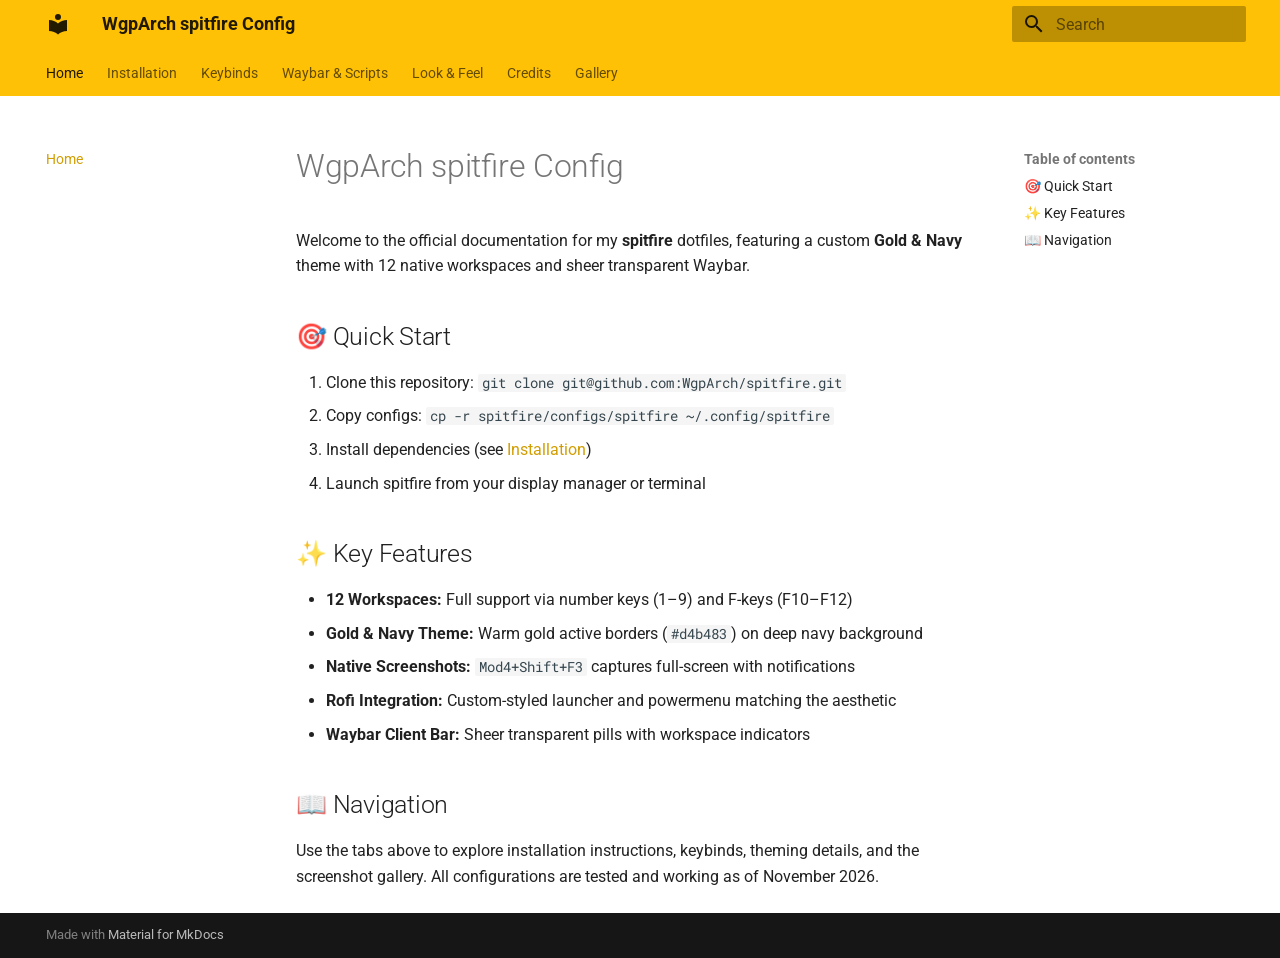
<file: index.html>
<!doctype html>
<html lang="en" class="no-js">
  <head>
    
      <meta charset="utf-8">
      <meta name="viewport" content="width=device-width,initial-scale=1">
      
      
      
        <link rel="canonical" href="https://wgparch.github.io/spitfire/">
      
      
      
        <link rel="next" href="installation/">
      
      
        
      
      
      <link rel="icon" href="assets/images/favicon.png">
      <meta name="generator" content="mkdocs-1.6.1, mkdocs-material-9.8.0">
    
    
      
        <title>WgpArch spitfire Config</title>
      
    
    
      <link rel="stylesheet" href="assets/stylesheets/main.57a0d79d.min.css">
      
        
        <link rel="stylesheet" href="assets/stylesheets/palette.fb2fffe2.min.css">
      
      


    
    
      
    
    
      
        
        
        <link rel="preconnect" href="https://fonts.gstatic.com" crossorigin>
        <link rel="stylesheet" href="https://fonts.googleapis.com/css?family=Roboto:300,300i,400,400i,700,700i%7CRoboto+Mono:400,400i,700,700i&display=fallback">
        <style>:root{--md-text-font:"Roboto";--md-code-font:"Roboto Mono"}</style>
      
    
    
    <script>__md_scope=new URL(".",location),__md_hash=e=>[...e].reduce(((e,_)=>(e<<5)-e+_.charCodeAt(0)),0),__md_get=(e,_=localStorage,t=__md_scope)=>JSON.parse(_.getItem(t.pathname+"."+e)),__md_set=(e,_,t=localStorage,a=__md_scope)=>{try{t.setItem(a.pathname+"."+e,JSON.stringify(_))}catch(e){}}</script>
    
      

    
    
  </head>
  
  
    
    
    
    
    
    <body dir="ltr" data-md-color-scheme="default" data-md-color-primary="amber" data-md-color-accent="amber">
  
    
    <input class="md-toggle" data-md-toggle="drawer" type="checkbox" id="__drawer" autocomplete="off">
    <input class="md-toggle" data-md-toggle="search" type="checkbox" id="__search" autocomplete="off">
    <label class="md-overlay" for="__drawer"></label>
    <div data-md-component="skip">
      
        
        <a href="#wgparch-spitfire-config" class="md-skip">
          Skip to content
        </a>
      
    </div>
    <div data-md-component="announce">
      
    </div>
    
    
      

<header class="md-header" data-md-component="header">
  <nav class="md-header__inner md-grid" aria-label="Header">
    <a href="." title="WgpArch spitfire Config" class="md-header__button md-logo" aria-label="WgpArch spitfire Config" data-md-component="logo">
      
  
  <svg xmlns="http://www.w3.org/2000/svg" viewBox="0 0 24 24"><path d="M12 8a3 3 0 0 0 3-3 3 3 0 0 0-3-3 3 3 0 0 0-3 3 3 3 0 0 0 3 3m0 3.54C9.64 9.35 6.5 8 3 8v11c3.5 0 6.64 1.35 9 3.54 2.36-2.19 5.5-3.54 9-3.54V8c-3.5 0-6.64 1.35-9 3.54"/></svg>

    </a>
    <label class="md-header__button md-icon" for="__drawer">
      
      <svg xmlns="http://www.w3.org/2000/svg" viewBox="0 0 24 24"><path d="M3 6h18v2H3zm0 5h18v2H3zm0 5h18v2H3z"/></svg>
    </label>
    <div class="md-header__title" data-md-component="header-title">
      <div class="md-header__ellipsis">
        <div class="md-header__topic">
          <span class="md-ellipsis">
            WgpArch spitfire Config
          </span>
        </div>
        <div class="md-header__topic" data-md-component="header-topic">
          <span class="md-ellipsis">
            
              Home
            
          </span>
        </div>
      </div>
    </div>
    
      
    
    
    
    
      
      
        <label class="md-header__button md-icon" for="__search">
          
          <svg xmlns="http://www.w3.org/2000/svg" viewBox="0 0 24 24"><path d="M9.5 3A6.5 6.5 0 0 1 16 9.5c0 1.61-.59 3.09-1.56 4.23l.27.27h.79l5 5-1.5 1.5-5-5v-.79l-.27-.27A6.52 6.52 0 0 1 9.5 16 6.5 6.5 0 0 1 3 9.5 6.5 6.5 0 0 1 9.5 3m0 2C7 5 5 7 5 9.5S7 14 9.5 14 14 12 14 9.5 12 5 9.5 5"/></svg>
        </label>
        <div class="md-search" data-md-component="search" role="dialog">
  <label class="md-search__overlay" for="__search"></label>
  <div class="md-search__inner" role="search">
    <form class="md-search__form" name="search">
      <input type="text" class="md-search__input" name="query" aria-label="Search" placeholder="Search" autocapitalize="off" autocorrect="off" autocomplete="off" spellcheck="false" data-md-component="search-query" required>
      <label class="md-search__icon md-icon" for="__search">
        
        <svg xmlns="http://www.w3.org/2000/svg" viewBox="0 0 24 24"><path d="M9.5 3A6.5 6.5 0 0 1 16 9.5c0 1.61-.59 3.09-1.56 4.23l.27.27h.79l5 5-1.5 1.5-5-5v-.79l-.27-.27A6.52 6.52 0 0 1 9.5 16 6.5 6.5 0 0 1 3 9.5 6.5 6.5 0 0 1 9.5 3m0 2C7 5 5 7 5 9.5S7 14 9.5 14 14 12 14 9.5 12 5 9.5 5"/></svg>
        
        <svg xmlns="http://www.w3.org/2000/svg" viewBox="0 0 24 24"><path d="M20 11v2H8l5.5 5.5-1.42 1.42L4.16 12l7.92-7.92L13.5 5.5 8 11z"/></svg>
      </label>
      <nav class="md-search__options" aria-label="Search">
        
        <button type="reset" class="md-search__icon md-icon" title="Clear" aria-label="Clear" tabindex="-1">
          
          <svg xmlns="http://www.w3.org/2000/svg" viewBox="0 0 24 24"><path d="M19 6.41 17.59 5 12 10.59 6.41 5 5 6.41 10.59 12 5 17.59 6.41 19 12 13.41 17.59 19 19 17.59 13.41 12z"/></svg>
        </button>
      </nav>
      
    </form>
    <div class="md-search__output">
      <div class="md-search__scrollwrap" tabindex="0" data-md-scrollfix>
        <div class="md-search-result" data-md-component="search-result">
          <div class="md-search-result__meta">
            Initializing search
          </div>
          <ol class="md-search-result__list" role="presentation"></ol>
        </div>
      </div>
    </div>
  </div>
</div>
      
    
    
  </nav>
  
</header>
    
    <div class="md-container" data-md-component="container">
      
      
        
          
            
<nav class="md-tabs" aria-label="Tabs" data-md-component="tabs">
  <div class="md-grid">
    <ul class="md-tabs__list">
      
        
  
  
  
    
  
  
    <li class="md-tabs__item md-tabs__item--active">
      <a href="." class="md-tabs__link">
        
  
  
    
  
  Home

      </a>
    </li>
  

      
        
  
  
  
  
    <li class="md-tabs__item">
      <a href="installation/" class="md-tabs__link">
        
  
  
    
  
  Installation

      </a>
    </li>
  

      
        
  
  
  
  
    <li class="md-tabs__item">
      <a href="keybinds/" class="md-tabs__link">
        
  
  
    
  
  Keybinds

      </a>
    </li>
  

      
        
  
  
  
  
    <li class="md-tabs__item">
      <a href="waybar/" class="md-tabs__link">
        
  
  
    
  
  Waybar & Scripts

      </a>
    </li>
  

      
        
  
  
  
  
    <li class="md-tabs__item">
      <a href="theming/" class="md-tabs__link">
        
  
  
    
  
  Look & Feel

      </a>
    </li>
  

      
        
  
  
  
  
    <li class="md-tabs__item">
      <a href="credits/" class="md-tabs__link">
        
  
  
    
  
  Credits

      </a>
    </li>
  

      
        
  
  
  
  
    <li class="md-tabs__item">
      <a href="gallery/" class="md-tabs__link">
        
  
  
    
  
  Gallery

      </a>
    </li>
  

      
    </ul>
  </div>
</nav>
          
        
      
      <main class="md-main" data-md-component="main">
        <div class="md-main__inner md-grid">
          
            
              
              <div class="md-sidebar md-sidebar--primary" data-md-component="sidebar" data-md-type="navigation" >
                <div class="md-sidebar__scrollwrap">
                  <div class="md-sidebar__inner">
                    


  


<nav class="md-nav md-nav--primary md-nav--lifted" aria-label="Navigation" data-md-level="0">
  <label class="md-nav__title" for="__drawer">
    <a href="." title="WgpArch spitfire Config" class="md-nav__button md-logo" aria-label="WgpArch spitfire Config" data-md-component="logo">
      
  
  <svg xmlns="http://www.w3.org/2000/svg" viewBox="0 0 24 24"><path d="M12 8a3 3 0 0 0 3-3 3 3 0 0 0-3-3 3 3 0 0 0-3 3 3 3 0 0 0 3 3m0 3.54C9.64 9.35 6.5 8 3 8v11c3.5 0 6.64 1.35 9 3.54 2.36-2.19 5.5-3.54 9-3.54V8c-3.5 0-6.64 1.35-9 3.54"/></svg>

    </a>
    WgpArch spitfire Config
  </label>
  
  <ul class="md-nav__list" data-md-scrollfix>
    
      
      
  
  
    
  
  
  
    <li class="md-nav__item md-nav__item--active">
      
      <input class="md-nav__toggle md-toggle" type="checkbox" id="__toc">
      
      
        
      
      
        <label class="md-nav__link md-nav__link--active" for="__toc">
          
  
  
  <span class="md-ellipsis">
    
  
    Home
  

    
  </span>
  
  

          <span class="md-nav__icon md-icon"></span>
        </label>
      
      <a href="." class="md-nav__link md-nav__link--active">
        
  
  
  <span class="md-ellipsis">
    
  
    Home
  

    
  </span>
  
  

      </a>
      
        

<nav class="md-nav md-nav--secondary" aria-label="Table of contents">
  
  
  
    
  
  
    <label class="md-nav__title" for="__toc">
      <span class="md-nav__icon md-icon"></span>
      Table of contents
    </label>
    <ul class="md-nav__list" data-md-component="toc" data-md-scrollfix>
      
        <li class="md-nav__item">
  <a href="#quick-start" class="md-nav__link">
    <span class="md-ellipsis">
      
        🎯 Quick Start
      
    </span>
  </a>
  
</li>
      
        <li class="md-nav__item">
  <a href="#key-features" class="md-nav__link">
    <span class="md-ellipsis">
      
        ✨ Key Features
      
    </span>
  </a>
  
</li>
      
        <li class="md-nav__item">
  <a href="#navigation" class="md-nav__link">
    <span class="md-ellipsis">
      
        📖 Navigation
      
    </span>
  </a>
  
</li>
      
    </ul>
  
</nav>
      
    </li>
  

    
      
      
  
  
  
  
    <li class="md-nav__item">
      <a href="installation/" class="md-nav__link">
        
  
  
  <span class="md-ellipsis">
    
  
    Installation
  

    
  </span>
  
  

      </a>
    </li>
  

    
      
      
  
  
  
  
    <li class="md-nav__item">
      <a href="keybinds/" class="md-nav__link">
        
  
  
  <span class="md-ellipsis">
    
  
    Keybinds
  

    
  </span>
  
  

      </a>
    </li>
  

    
      
      
  
  
  
  
    <li class="md-nav__item">
      <a href="waybar/" class="md-nav__link">
        
  
  
  <span class="md-ellipsis">
    
  
    Waybar & Scripts
  

    
  </span>
  
  

      </a>
    </li>
  

    
      
      
  
  
  
  
    <li class="md-nav__item">
      <a href="theming/" class="md-nav__link">
        
  
  
  <span class="md-ellipsis">
    
  
    Look & Feel
  

    
  </span>
  
  

      </a>
    </li>
  

    
      
      
  
  
  
  
    <li class="md-nav__item">
      <a href="credits/" class="md-nav__link">
        
  
  
  <span class="md-ellipsis">
    
  
    Credits
  

    
  </span>
  
  

      </a>
    </li>
  

    
      
      
  
  
  
  
    <li class="md-nav__item">
      <a href="gallery/" class="md-nav__link">
        
  
  
  <span class="md-ellipsis">
    
  
    Gallery
  

    
  </span>
  
  

      </a>
    </li>
  

    
  </ul>
</nav>
                  </div>
                </div>
              </div>
            
            
              
              <div class="md-sidebar md-sidebar--secondary" data-md-component="sidebar" data-md-type="toc" >
                <div class="md-sidebar__scrollwrap">
                  <div class="md-sidebar__inner">
                    

<nav class="md-nav md-nav--secondary" aria-label="Table of contents">
  
  
  
    
  
  
    <label class="md-nav__title" for="__toc">
      <span class="md-nav__icon md-icon"></span>
      Table of contents
    </label>
    <ul class="md-nav__list" data-md-component="toc" data-md-scrollfix>
      
        <li class="md-nav__item">
  <a href="#quick-start" class="md-nav__link">
    <span class="md-ellipsis">
      
        🎯 Quick Start
      
    </span>
  </a>
  
</li>
      
        <li class="md-nav__item">
  <a href="#key-features" class="md-nav__link">
    <span class="md-ellipsis">
      
        ✨ Key Features
      
    </span>
  </a>
  
</li>
      
        <li class="md-nav__item">
  <a href="#navigation" class="md-nav__link">
    <span class="md-ellipsis">
      
        📖 Navigation
      
    </span>
  </a>
  
</li>
      
    </ul>
  
</nav>
                  </div>
                </div>
              </div>
            
          
          
            <div class="md-content" data-md-component="content">
              
              <article class="md-content__inner md-typeset">
                
                  



<h1 id="wgparch-spitfire-config">WgpArch spitfire Config</h1>
<p>Welcome to the official documentation for my <strong>spitfire</strong> dotfiles, featuring a custom <strong>Gold &amp; Navy</strong> theme with 12 native workspaces and sheer transparent Waybar.</p>
<h2 id="quick-start">🎯 Quick Start</h2>
<ol>
<li>Clone this repository: <code>git clone git@github.com:WgpArch/spitfire.git</code></li>
<li>Copy configs: <code>cp -r spitfire/configs/spitfire ~/.config/spitfire</code></li>
<li>Install dependencies (see <a href="installation/">Installation</a>)</li>
<li>Launch spitfire from your display manager or terminal</li>
</ol>
<h2 id="key-features">✨ Key Features</h2>
<ul>
<li><strong>12 Workspaces:</strong> Full support via number keys (1–9) and F-keys (F10–F12)</li>
<li><strong>Gold &amp; Navy Theme:</strong> Warm gold active borders (<code>#d4b483</code>) on deep navy background</li>
<li><strong>Native Screenshots:</strong> <code>Mod4+Shift+F3</code> captures full-screen with notifications</li>
<li><strong>Rofi Integration:</strong> Custom-styled launcher and powermenu matching the aesthetic</li>
<li><strong>Waybar Client Bar:</strong> Sheer transparent pills with workspace indicators</li>
</ul>
<h2 id="navigation">📖 Navigation</h2>
<p>Use the tabs above to explore installation instructions, keybinds, theming details, and the screenshot gallery. All configurations are tested and working as of November 2026.</p>












                
              </article>
            </div>
          
          
<script>var target=document.getElementById(location.hash.slice(1));target&&target.name&&(target.checked=target.name.startsWith("__tabbed_"))</script>
        </div>
        
      </main>
      
        <footer class="md-footer">
  
  <div class="md-footer-meta md-typeset">
    <div class="md-footer-meta__inner md-grid">
      <div class="md-copyright">
  
  
    Made with
    <a href="https://squidfunk.github.io/mkdocs-material/" target="_blank" rel="noopener">
      Material for MkDocs
    </a>
  
</div>
      
    </div>
  </div>
</footer>
      
    </div>
    <div class="md-dialog" data-md-component="dialog">
      <div class="md-dialog__inner md-typeset"></div>
    </div>
    
    
    
      
      
      <script id="__config" type="application/json">{"annotate": null, "base": ".", "features": ["navigation.tabs", "navigation.expand"], "search": "assets/javascripts/workers/search.a7633da7.min.js", "tags": null, "translations": {"clipboard.copied": "Copied to clipboard", "clipboard.copy": "Copy to clipboard", "search.result.more.one": "1 more on this page", "search.result.more.other": "# more on this page", "search.result.none": "No matching documents", "search.result.one": "1 matching document", "search.result.other": "# matching documents", "search.result.placeholder": "Type to start searching", "search.result.term.missing": "Missing", "select.version": "Select version"}, "version": null}</script>
    
    
      <script src="assets/javascripts/bundle.c21346df.min.js"></script>
      
    
  </body>
</html>
</file>
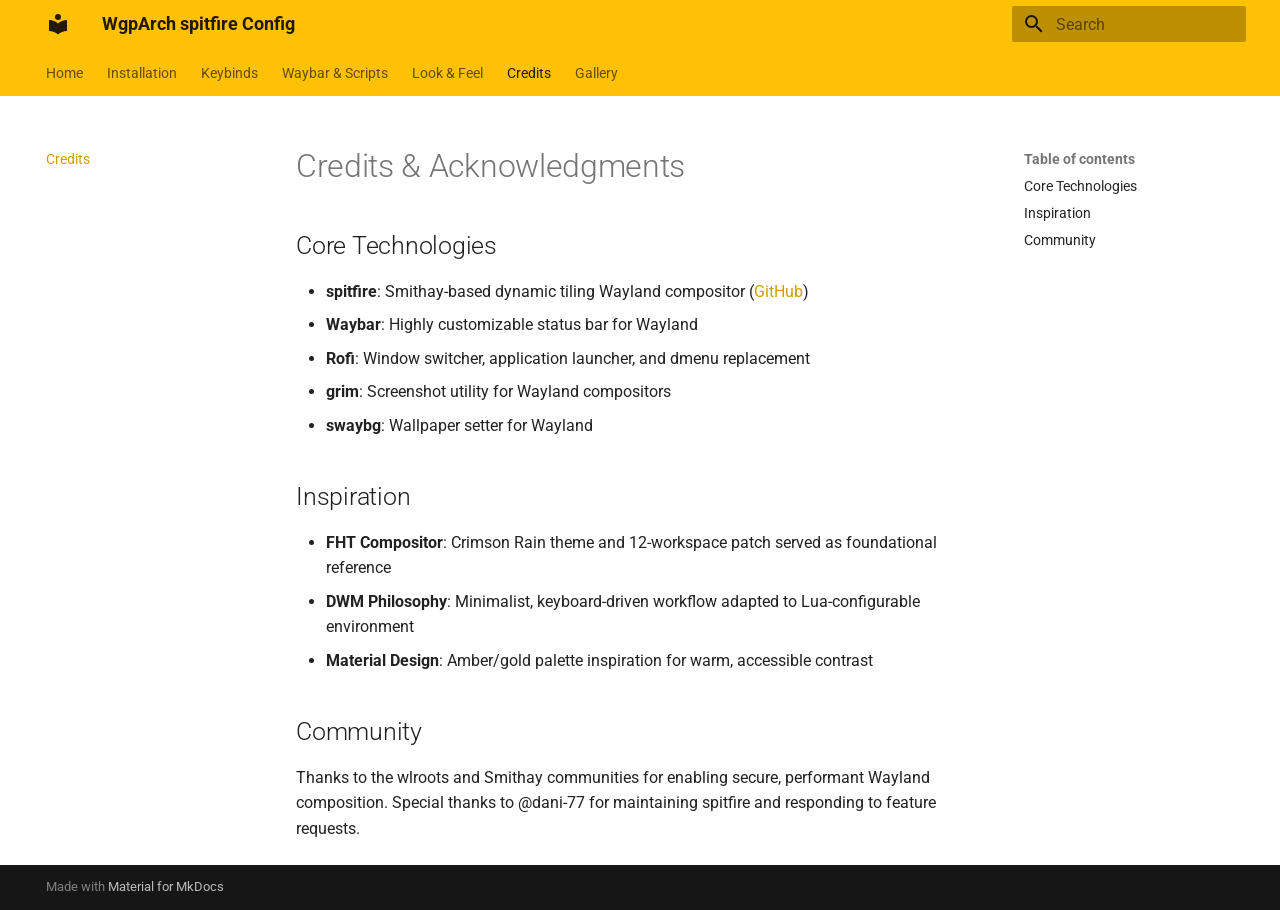
<file: credits/index.html>
<!doctype html>
<html lang="en" class="no-js">
  <head>
    
      <meta charset="utf-8">
      <meta name="viewport" content="width=device-width,initial-scale=1">
      
      
      
        <link rel="canonical" href="https://wgparch.github.io/spitfire/credits/">
      
      
        <link rel="prev" href="../theming/">
      
      
        <link rel="next" href="../gallery/">
      
      
        
      
      
      <link rel="icon" href="../assets/images/favicon.png">
      <meta name="generator" content="mkdocs-1.6.1, mkdocs-material-9.8.0">
    
    
      
        <title>Credits - WgpArch spitfire Config</title>
      
    
    
      <link rel="stylesheet" href="../assets/stylesheets/main.57a0d79d.min.css">
      
        
        <link rel="stylesheet" href="../assets/stylesheets/palette.fb2fffe2.min.css">
      
      


    
    
      
    
    
      
        
        
        <link rel="preconnect" href="https://fonts.gstatic.com" crossorigin>
        <link rel="stylesheet" href="https://fonts.googleapis.com/css?family=Roboto:300,300i,400,400i,700,700i%7CRoboto+Mono:400,400i,700,700i&display=fallback">
        <style>:root{--md-text-font:"Roboto";--md-code-font:"Roboto Mono"}</style>
      
    
    
    <script>__md_scope=new URL("..",location),__md_hash=e=>[...e].reduce(((e,_)=>(e<<5)-e+_.charCodeAt(0)),0),__md_get=(e,_=localStorage,t=__md_scope)=>JSON.parse(_.getItem(t.pathname+"."+e)),__md_set=(e,_,t=localStorage,a=__md_scope)=>{try{t.setItem(a.pathname+"."+e,JSON.stringify(_))}catch(e){}}</script>
    
      

    
    
  </head>
  
  
    
    
    
    
    
    <body dir="ltr" data-md-color-scheme="default" data-md-color-primary="amber" data-md-color-accent="amber">
  
    
    <input class="md-toggle" data-md-toggle="drawer" type="checkbox" id="__drawer" autocomplete="off">
    <input class="md-toggle" data-md-toggle="search" type="checkbox" id="__search" autocomplete="off">
    <label class="md-overlay" for="__drawer"></label>
    <div data-md-component="skip">
      
        
        <a href="#credits-acknowledgments" class="md-skip">
          Skip to content
        </a>
      
    </div>
    <div data-md-component="announce">
      
    </div>
    
    
      

<header class="md-header" data-md-component="header">
  <nav class="md-header__inner md-grid" aria-label="Header">
    <a href=".." title="WgpArch spitfire Config" class="md-header__button md-logo" aria-label="WgpArch spitfire Config" data-md-component="logo">
      
  
  <svg xmlns="http://www.w3.org/2000/svg" viewBox="0 0 24 24"><path d="M12 8a3 3 0 0 0 3-3 3 3 0 0 0-3-3 3 3 0 0 0-3 3 3 3 0 0 0 3 3m0 3.54C9.64 9.35 6.5 8 3 8v11c3.5 0 6.64 1.35 9 3.54 2.36-2.19 5.5-3.54 9-3.54V8c-3.5 0-6.64 1.35-9 3.54"/></svg>

    </a>
    <label class="md-header__button md-icon" for="__drawer">
      
      <svg xmlns="http://www.w3.org/2000/svg" viewBox="0 0 24 24"><path d="M3 6h18v2H3zm0 5h18v2H3zm0 5h18v2H3z"/></svg>
    </label>
    <div class="md-header__title" data-md-component="header-title">
      <div class="md-header__ellipsis">
        <div class="md-header__topic">
          <span class="md-ellipsis">
            WgpArch spitfire Config
          </span>
        </div>
        <div class="md-header__topic" data-md-component="header-topic">
          <span class="md-ellipsis">
            
              Credits
            
          </span>
        </div>
      </div>
    </div>
    
      
    
    
    
    
      
      
        <label class="md-header__button md-icon" for="__search">
          
          <svg xmlns="http://www.w3.org/2000/svg" viewBox="0 0 24 24"><path d="M9.5 3A6.5 6.5 0 0 1 16 9.5c0 1.61-.59 3.09-1.56 4.23l.27.27h.79l5 5-1.5 1.5-5-5v-.79l-.27-.27A6.52 6.52 0 0 1 9.5 16 6.5 6.5 0 0 1 3 9.5 6.5 6.5 0 0 1 9.5 3m0 2C7 5 5 7 5 9.5S7 14 9.5 14 14 12 14 9.5 12 5 9.5 5"/></svg>
        </label>
        <div class="md-search" data-md-component="search" role="dialog">
  <label class="md-search__overlay" for="__search"></label>
  <div class="md-search__inner" role="search">
    <form class="md-search__form" name="search">
      <input type="text" class="md-search__input" name="query" aria-label="Search" placeholder="Search" autocapitalize="off" autocorrect="off" autocomplete="off" spellcheck="false" data-md-component="search-query" required>
      <label class="md-search__icon md-icon" for="__search">
        
        <svg xmlns="http://www.w3.org/2000/svg" viewBox="0 0 24 24"><path d="M9.5 3A6.5 6.5 0 0 1 16 9.5c0 1.61-.59 3.09-1.56 4.23l.27.27h.79l5 5-1.5 1.5-5-5v-.79l-.27-.27A6.52 6.52 0 0 1 9.5 16 6.5 6.5 0 0 1 3 9.5 6.5 6.5 0 0 1 9.5 3m0 2C7 5 5 7 5 9.5S7 14 9.5 14 14 12 14 9.5 12 5 9.5 5"/></svg>
        
        <svg xmlns="http://www.w3.org/2000/svg" viewBox="0 0 24 24"><path d="M20 11v2H8l5.5 5.5-1.42 1.42L4.16 12l7.92-7.92L13.5 5.5 8 11z"/></svg>
      </label>
      <nav class="md-search__options" aria-label="Search">
        
        <button type="reset" class="md-search__icon md-icon" title="Clear" aria-label="Clear" tabindex="-1">
          
          <svg xmlns="http://www.w3.org/2000/svg" viewBox="0 0 24 24"><path d="M19 6.41 17.59 5 12 10.59 6.41 5 5 6.41 10.59 12 5 17.59 6.41 19 12 13.41 17.59 19 19 17.59 13.41 12z"/></svg>
        </button>
      </nav>
      
    </form>
    <div class="md-search__output">
      <div class="md-search__scrollwrap" tabindex="0" data-md-scrollfix>
        <div class="md-search-result" data-md-component="search-result">
          <div class="md-search-result__meta">
            Initializing search
          </div>
          <ol class="md-search-result__list" role="presentation"></ol>
        </div>
      </div>
    </div>
  </div>
</div>
      
    
    
  </nav>
  
</header>
    
    <div class="md-container" data-md-component="container">
      
      
        
          
            
<nav class="md-tabs" aria-label="Tabs" data-md-component="tabs">
  <div class="md-grid">
    <ul class="md-tabs__list">
      
        
  
  
  
  
    <li class="md-tabs__item">
      <a href=".." class="md-tabs__link">
        
  
  
    
  
  Home

      </a>
    </li>
  

      
        
  
  
  
  
    <li class="md-tabs__item">
      <a href="../installation/" class="md-tabs__link">
        
  
  
    
  
  Installation

      </a>
    </li>
  

      
        
  
  
  
  
    <li class="md-tabs__item">
      <a href="../keybinds/" class="md-tabs__link">
        
  
  
    
  
  Keybinds

      </a>
    </li>
  

      
        
  
  
  
  
    <li class="md-tabs__item">
      <a href="../waybar/" class="md-tabs__link">
        
  
  
    
  
  Waybar & Scripts

      </a>
    </li>
  

      
        
  
  
  
  
    <li class="md-tabs__item">
      <a href="../theming/" class="md-tabs__link">
        
  
  
    
  
  Look & Feel

      </a>
    </li>
  

      
        
  
  
  
    
  
  
    <li class="md-tabs__item md-tabs__item--active">
      <a href="./" class="md-tabs__link">
        
  
  
    
  
  Credits

      </a>
    </li>
  

      
        
  
  
  
  
    <li class="md-tabs__item">
      <a href="../gallery/" class="md-tabs__link">
        
  
  
    
  
  Gallery

      </a>
    </li>
  

      
    </ul>
  </div>
</nav>
          
        
      
      <main class="md-main" data-md-component="main">
        <div class="md-main__inner md-grid">
          
            
              
              <div class="md-sidebar md-sidebar--primary" data-md-component="sidebar" data-md-type="navigation" >
                <div class="md-sidebar__scrollwrap">
                  <div class="md-sidebar__inner">
                    


  


<nav class="md-nav md-nav--primary md-nav--lifted" aria-label="Navigation" data-md-level="0">
  <label class="md-nav__title" for="__drawer">
    <a href=".." title="WgpArch spitfire Config" class="md-nav__button md-logo" aria-label="WgpArch spitfire Config" data-md-component="logo">
      
  
  <svg xmlns="http://www.w3.org/2000/svg" viewBox="0 0 24 24"><path d="M12 8a3 3 0 0 0 3-3 3 3 0 0 0-3-3 3 3 0 0 0-3 3 3 3 0 0 0 3 3m0 3.54C9.64 9.35 6.5 8 3 8v11c3.5 0 6.64 1.35 9 3.54 2.36-2.19 5.5-3.54 9-3.54V8c-3.5 0-6.64 1.35-9 3.54"/></svg>

    </a>
    WgpArch spitfire Config
  </label>
  
  <ul class="md-nav__list" data-md-scrollfix>
    
      
      
  
  
  
  
    <li class="md-nav__item">
      <a href=".." class="md-nav__link">
        
  
  
  <span class="md-ellipsis">
    
  
    Home
  

    
  </span>
  
  

      </a>
    </li>
  

    
      
      
  
  
  
  
    <li class="md-nav__item">
      <a href="../installation/" class="md-nav__link">
        
  
  
  <span class="md-ellipsis">
    
  
    Installation
  

    
  </span>
  
  

      </a>
    </li>
  

    
      
      
  
  
  
  
    <li class="md-nav__item">
      <a href="../keybinds/" class="md-nav__link">
        
  
  
  <span class="md-ellipsis">
    
  
    Keybinds
  

    
  </span>
  
  

      </a>
    </li>
  

    
      
      
  
  
  
  
    <li class="md-nav__item">
      <a href="../waybar/" class="md-nav__link">
        
  
  
  <span class="md-ellipsis">
    
  
    Waybar & Scripts
  

    
  </span>
  
  

      </a>
    </li>
  

    
      
      
  
  
  
  
    <li class="md-nav__item">
      <a href="../theming/" class="md-nav__link">
        
  
  
  <span class="md-ellipsis">
    
  
    Look & Feel
  

    
  </span>
  
  

      </a>
    </li>
  

    
      
      
  
  
    
  
  
  
    <li class="md-nav__item md-nav__item--active">
      
      <input class="md-nav__toggle md-toggle" type="checkbox" id="__toc">
      
      
        
      
      
        <label class="md-nav__link md-nav__link--active" for="__toc">
          
  
  
  <span class="md-ellipsis">
    
  
    Credits
  

    
  </span>
  
  

          <span class="md-nav__icon md-icon"></span>
        </label>
      
      <a href="./" class="md-nav__link md-nav__link--active">
        
  
  
  <span class="md-ellipsis">
    
  
    Credits
  

    
  </span>
  
  

      </a>
      
        

<nav class="md-nav md-nav--secondary" aria-label="Table of contents">
  
  
  
    
  
  
    <label class="md-nav__title" for="__toc">
      <span class="md-nav__icon md-icon"></span>
      Table of contents
    </label>
    <ul class="md-nav__list" data-md-component="toc" data-md-scrollfix>
      
        <li class="md-nav__item">
  <a href="#core-technologies" class="md-nav__link">
    <span class="md-ellipsis">
      
        Core Technologies
      
    </span>
  </a>
  
</li>
      
        <li class="md-nav__item">
  <a href="#inspiration" class="md-nav__link">
    <span class="md-ellipsis">
      
        Inspiration
      
    </span>
  </a>
  
</li>
      
        <li class="md-nav__item">
  <a href="#community" class="md-nav__link">
    <span class="md-ellipsis">
      
        Community
      
    </span>
  </a>
  
</li>
      
    </ul>
  
</nav>
      
    </li>
  

    
      
      
  
  
  
  
    <li class="md-nav__item">
      <a href="../gallery/" class="md-nav__link">
        
  
  
  <span class="md-ellipsis">
    
  
    Gallery
  

    
  </span>
  
  

      </a>
    </li>
  

    
  </ul>
</nav>
                  </div>
                </div>
              </div>
            
            
              
              <div class="md-sidebar md-sidebar--secondary" data-md-component="sidebar" data-md-type="toc" >
                <div class="md-sidebar__scrollwrap">
                  <div class="md-sidebar__inner">
                    

<nav class="md-nav md-nav--secondary" aria-label="Table of contents">
  
  
  
    
  
  
    <label class="md-nav__title" for="__toc">
      <span class="md-nav__icon md-icon"></span>
      Table of contents
    </label>
    <ul class="md-nav__list" data-md-component="toc" data-md-scrollfix>
      
        <li class="md-nav__item">
  <a href="#core-technologies" class="md-nav__link">
    <span class="md-ellipsis">
      
        Core Technologies
      
    </span>
  </a>
  
</li>
      
        <li class="md-nav__item">
  <a href="#inspiration" class="md-nav__link">
    <span class="md-ellipsis">
      
        Inspiration
      
    </span>
  </a>
  
</li>
      
        <li class="md-nav__item">
  <a href="#community" class="md-nav__link">
    <span class="md-ellipsis">
      
        Community
      
    </span>
  </a>
  
</li>
      
    </ul>
  
</nav>
                  </div>
                </div>
              </div>
            
          
          
            <div class="md-content" data-md-component="content">
              
              <article class="md-content__inner md-typeset">
                
                  



<h1 id="credits-acknowledgments">Credits &amp; Acknowledgments</h1>
<h2 id="core-technologies">Core Technologies</h2>
<ul>
<li><strong>spitfire</strong>: Smithay-based dynamic tiling Wayland compositor (<a href="https://github.com/dani-77/spitfire">GitHub</a>)</li>
<li><strong>Waybar</strong>: Highly customizable status bar for Wayland</li>
<li><strong>Rofi</strong>: Window switcher, application launcher, and dmenu replacement</li>
<li><strong>grim</strong>: Screenshot utility for Wayland compositors</li>
<li><strong>swaybg</strong>: Wallpaper setter for Wayland</li>
</ul>
<h2 id="inspiration">Inspiration</h2>
<ul>
<li><strong>FHT Compositor</strong>: Crimson Rain theme and 12-workspace patch served as foundational reference</li>
<li><strong>DWM Philosophy</strong>: Minimalist, keyboard-driven workflow adapted to Lua-configurable environment</li>
<li><strong>Material Design</strong>: Amber/gold palette inspiration for warm, accessible contrast</li>
</ul>
<h2 id="community">Community</h2>
<p>Thanks to the wlroots and Smithay communities for enabling secure, performant Wayland composition. Special thanks to @dani-77 for maintaining spitfire and responding to feature requests.</p>












                
              </article>
            </div>
          
          
<script>var target=document.getElementById(location.hash.slice(1));target&&target.name&&(target.checked=target.name.startsWith("__tabbed_"))</script>
        </div>
        
      </main>
      
        <footer class="md-footer">
  
  <div class="md-footer-meta md-typeset">
    <div class="md-footer-meta__inner md-grid">
      <div class="md-copyright">
  
  
    Made with
    <a href="https://squidfunk.github.io/mkdocs-material/" target="_blank" rel="noopener">
      Material for MkDocs
    </a>
  
</div>
      
    </div>
  </div>
</footer>
      
    </div>
    <div class="md-dialog" data-md-component="dialog">
      <div class="md-dialog__inner md-typeset"></div>
    </div>
    
    
    
      
      
      <script id="__config" type="application/json">{"annotate": null, "base": "..", "features": ["navigation.tabs", "navigation.expand"], "search": "../assets/javascripts/workers/search.a7633da7.min.js", "tags": null, "translations": {"clipboard.copied": "Copied to clipboard", "clipboard.copy": "Copy to clipboard", "search.result.more.one": "1 more on this page", "search.result.more.other": "# more on this page", "search.result.none": "No matching documents", "search.result.one": "1 matching document", "search.result.other": "# matching documents", "search.result.placeholder": "Type to start searching", "search.result.term.missing": "Missing", "select.version": "Select version"}, "version": null}</script>
    
    
      <script src="../assets/javascripts/bundle.c21346df.min.js"></script>
      
    
  </body>
</html>
</file>
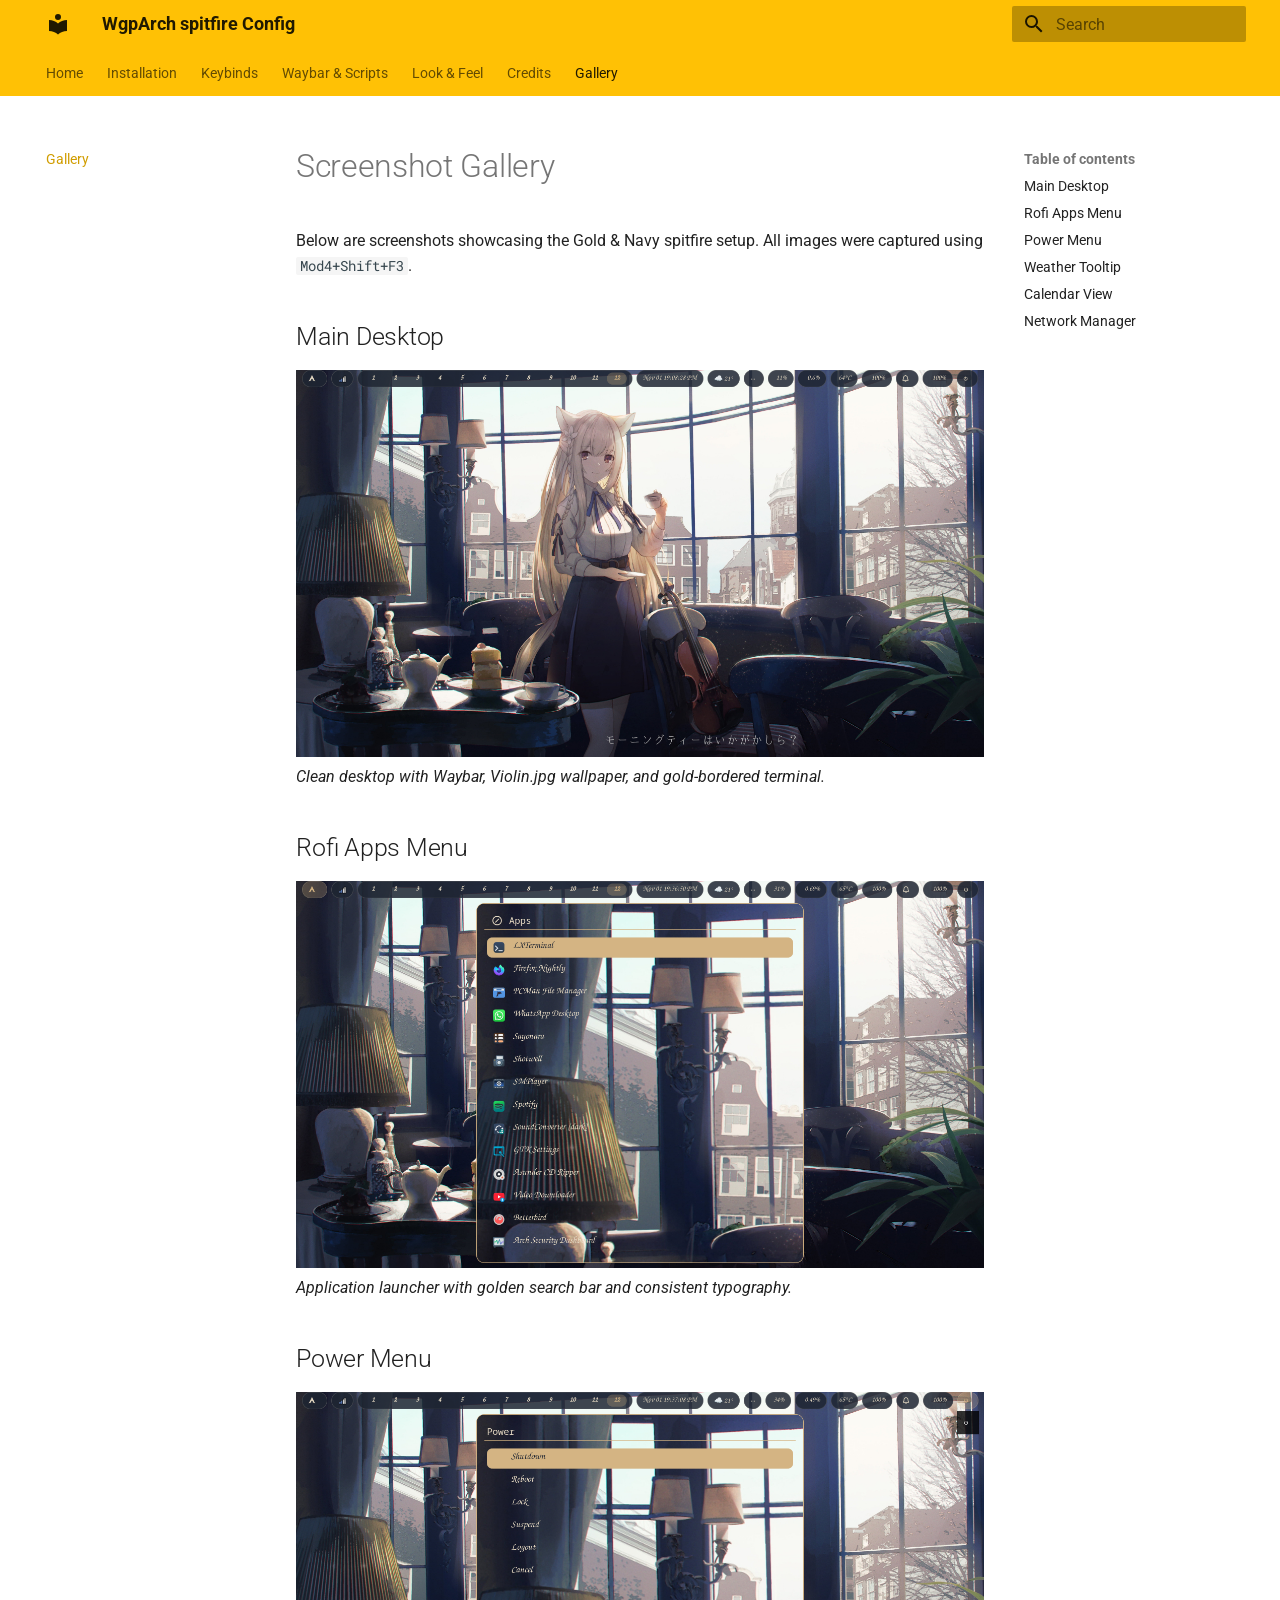
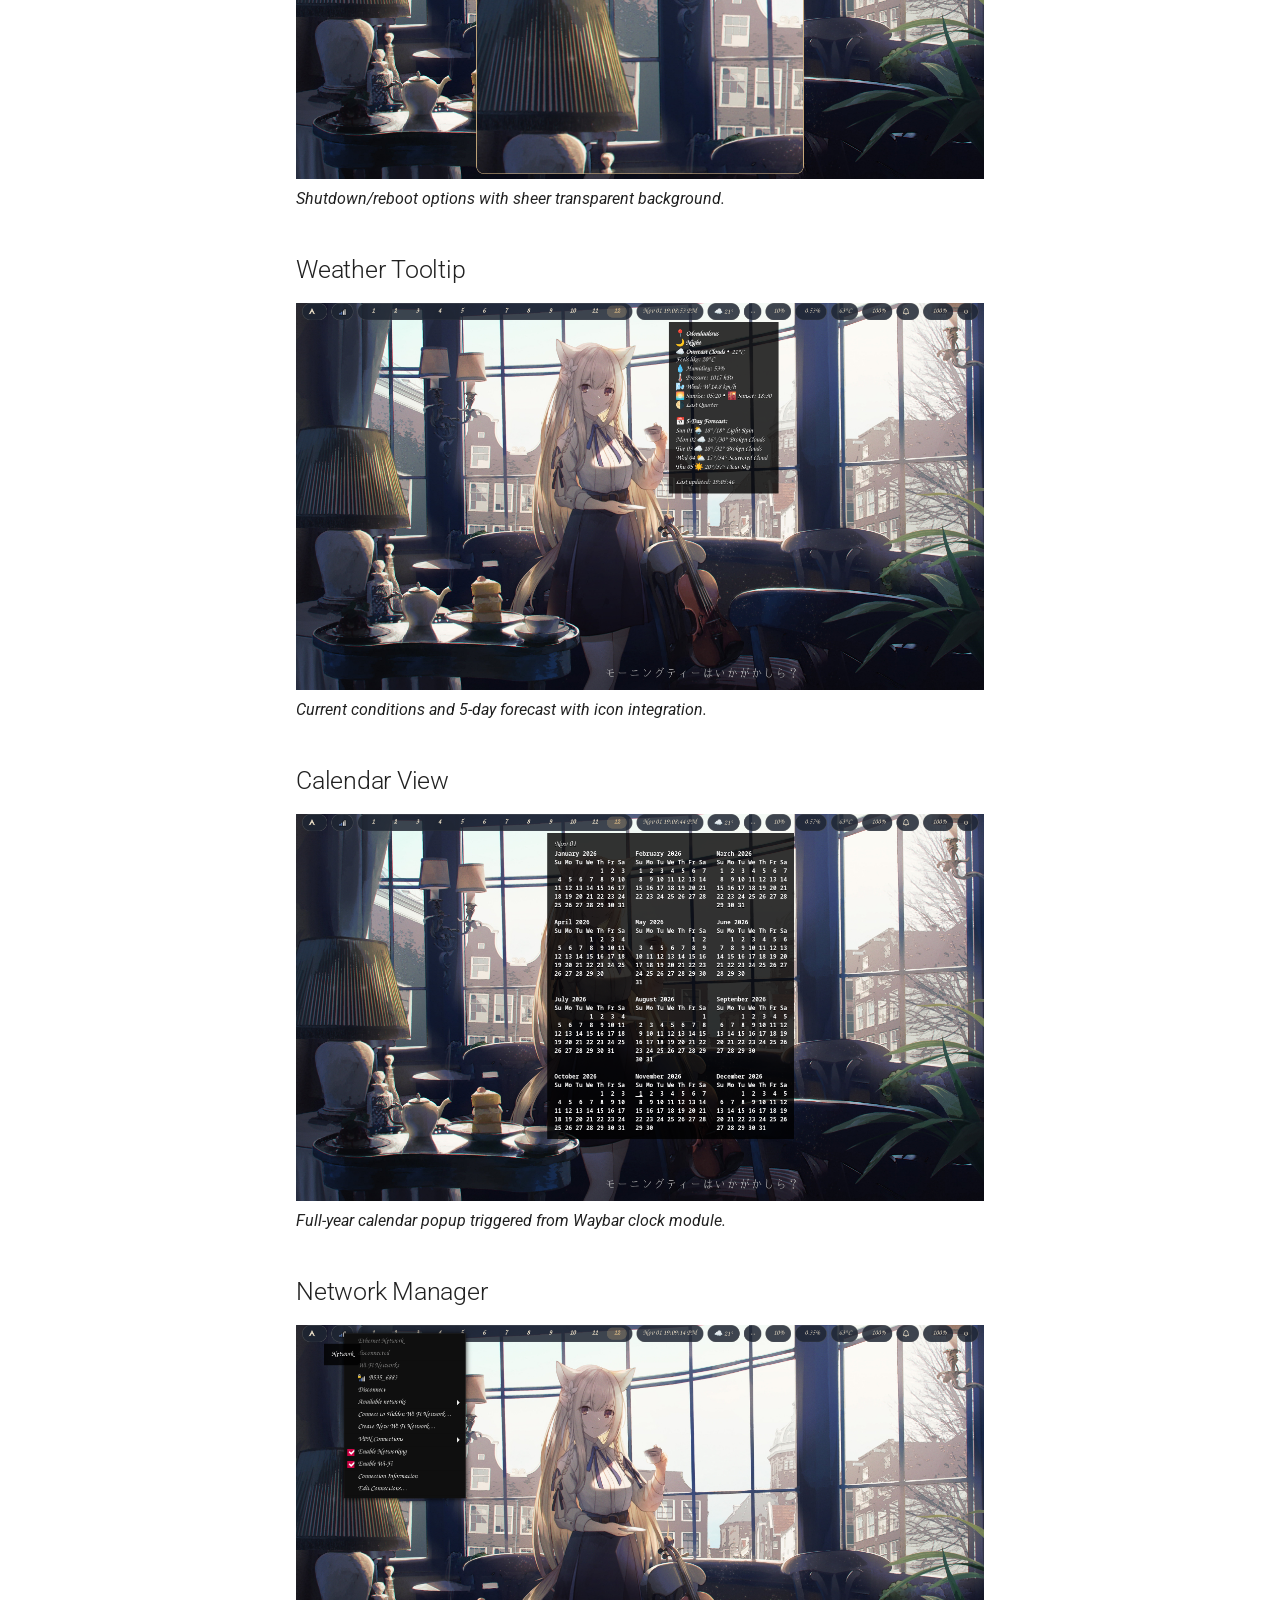
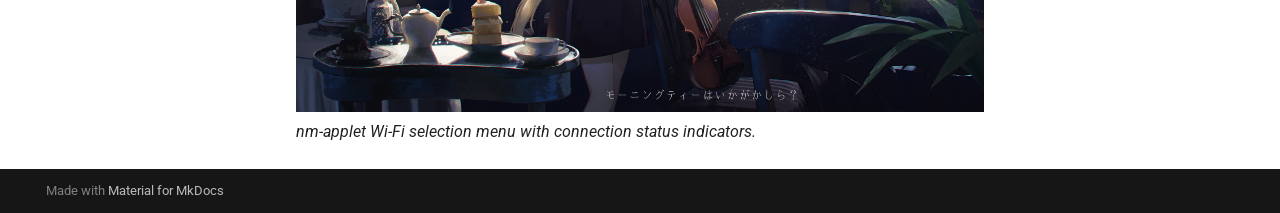
<file: gallery/index.html>
<!doctype html>
<html lang="en" class="no-js">
  <head>
    
      <meta charset="utf-8">
      <meta name="viewport" content="width=device-width,initial-scale=1">
      
      
      
        <link rel="canonical" href="https://wgparch.github.io/spitfire/gallery/">
      
      
        <link rel="prev" href="../credits/">
      
      
      
        
      
      
      <link rel="icon" href="../assets/images/favicon.png">
      <meta name="generator" content="mkdocs-1.6.1, mkdocs-material-9.8.0">
    
    
      
        <title>Gallery - WgpArch spitfire Config</title>
      
    
    
      <link rel="stylesheet" href="../assets/stylesheets/main.57a0d79d.min.css">
      
        
        <link rel="stylesheet" href="../assets/stylesheets/palette.fb2fffe2.min.css">
      
      


    
    
      
    
    
      
        
        
        <link rel="preconnect" href="https://fonts.gstatic.com" crossorigin>
        <link rel="stylesheet" href="https://fonts.googleapis.com/css?family=Roboto:300,300i,400,400i,700,700i%7CRoboto+Mono:400,400i,700,700i&display=fallback">
        <style>:root{--md-text-font:"Roboto";--md-code-font:"Roboto Mono"}</style>
      
    
    
    <script>__md_scope=new URL("..",location),__md_hash=e=>[...e].reduce(((e,_)=>(e<<5)-e+_.charCodeAt(0)),0),__md_get=(e,_=localStorage,t=__md_scope)=>JSON.parse(_.getItem(t.pathname+"."+e)),__md_set=(e,_,t=localStorage,a=__md_scope)=>{try{t.setItem(a.pathname+"."+e,JSON.stringify(_))}catch(e){}}</script>
    
      

    
    
  </head>
  
  
    
    
    
    
    
    <body dir="ltr" data-md-color-scheme="default" data-md-color-primary="amber" data-md-color-accent="amber">
  
    
    <input class="md-toggle" data-md-toggle="drawer" type="checkbox" id="__drawer" autocomplete="off">
    <input class="md-toggle" data-md-toggle="search" type="checkbox" id="__search" autocomplete="off">
    <label class="md-overlay" for="__drawer"></label>
    <div data-md-component="skip">
      
        
        <a href="#screenshot-gallery" class="md-skip">
          Skip to content
        </a>
      
    </div>
    <div data-md-component="announce">
      
    </div>
    
    
      

<header class="md-header" data-md-component="header">
  <nav class="md-header__inner md-grid" aria-label="Header">
    <a href=".." title="WgpArch spitfire Config" class="md-header__button md-logo" aria-label="WgpArch spitfire Config" data-md-component="logo">
      
  
  <svg xmlns="http://www.w3.org/2000/svg" viewBox="0 0 24 24"><path d="M12 8a3 3 0 0 0 3-3 3 3 0 0 0-3-3 3 3 0 0 0-3 3 3 3 0 0 0 3 3m0 3.54C9.64 9.35 6.5 8 3 8v11c3.5 0 6.64 1.35 9 3.54 2.36-2.19 5.5-3.54 9-3.54V8c-3.5 0-6.64 1.35-9 3.54"/></svg>

    </a>
    <label class="md-header__button md-icon" for="__drawer">
      
      <svg xmlns="http://www.w3.org/2000/svg" viewBox="0 0 24 24"><path d="M3 6h18v2H3zm0 5h18v2H3zm0 5h18v2H3z"/></svg>
    </label>
    <div class="md-header__title" data-md-component="header-title">
      <div class="md-header__ellipsis">
        <div class="md-header__topic">
          <span class="md-ellipsis">
            WgpArch spitfire Config
          </span>
        </div>
        <div class="md-header__topic" data-md-component="header-topic">
          <span class="md-ellipsis">
            
              Gallery
            
          </span>
        </div>
      </div>
    </div>
    
      
    
    
    
    
      
      
        <label class="md-header__button md-icon" for="__search">
          
          <svg xmlns="http://www.w3.org/2000/svg" viewBox="0 0 24 24"><path d="M9.5 3A6.5 6.5 0 0 1 16 9.5c0 1.61-.59 3.09-1.56 4.23l.27.27h.79l5 5-1.5 1.5-5-5v-.79l-.27-.27A6.52 6.52 0 0 1 9.5 16 6.5 6.5 0 0 1 3 9.5 6.5 6.5 0 0 1 9.5 3m0 2C7 5 5 7 5 9.5S7 14 9.5 14 14 12 14 9.5 12 5 9.5 5"/></svg>
        </label>
        <div class="md-search" data-md-component="search" role="dialog">
  <label class="md-search__overlay" for="__search"></label>
  <div class="md-search__inner" role="search">
    <form class="md-search__form" name="search">
      <input type="text" class="md-search__input" name="query" aria-label="Search" placeholder="Search" autocapitalize="off" autocorrect="off" autocomplete="off" spellcheck="false" data-md-component="search-query" required>
      <label class="md-search__icon md-icon" for="__search">
        
        <svg xmlns="http://www.w3.org/2000/svg" viewBox="0 0 24 24"><path d="M9.5 3A6.5 6.5 0 0 1 16 9.5c0 1.61-.59 3.09-1.56 4.23l.27.27h.79l5 5-1.5 1.5-5-5v-.79l-.27-.27A6.52 6.52 0 0 1 9.5 16 6.5 6.5 0 0 1 3 9.5 6.5 6.5 0 0 1 9.5 3m0 2C7 5 5 7 5 9.5S7 14 9.5 14 14 12 14 9.5 12 5 9.5 5"/></svg>
        
        <svg xmlns="http://www.w3.org/2000/svg" viewBox="0 0 24 24"><path d="M20 11v2H8l5.5 5.5-1.42 1.42L4.16 12l7.92-7.92L13.5 5.5 8 11z"/></svg>
      </label>
      <nav class="md-search__options" aria-label="Search">
        
        <button type="reset" class="md-search__icon md-icon" title="Clear" aria-label="Clear" tabindex="-1">
          
          <svg xmlns="http://www.w3.org/2000/svg" viewBox="0 0 24 24"><path d="M19 6.41 17.59 5 12 10.59 6.41 5 5 6.41 10.59 12 5 17.59 6.41 19 12 13.41 17.59 19 19 17.59 13.41 12z"/></svg>
        </button>
      </nav>
      
    </form>
    <div class="md-search__output">
      <div class="md-search__scrollwrap" tabindex="0" data-md-scrollfix>
        <div class="md-search-result" data-md-component="search-result">
          <div class="md-search-result__meta">
            Initializing search
          </div>
          <ol class="md-search-result__list" role="presentation"></ol>
        </div>
      </div>
    </div>
  </div>
</div>
      
    
    
  </nav>
  
</header>
    
    <div class="md-container" data-md-component="container">
      
      
        
          
            
<nav class="md-tabs" aria-label="Tabs" data-md-component="tabs">
  <div class="md-grid">
    <ul class="md-tabs__list">
      
        
  
  
  
  
    <li class="md-tabs__item">
      <a href=".." class="md-tabs__link">
        
  
  
    
  
  Home

      </a>
    </li>
  

      
        
  
  
  
  
    <li class="md-tabs__item">
      <a href="../installation/" class="md-tabs__link">
        
  
  
    
  
  Installation

      </a>
    </li>
  

      
        
  
  
  
  
    <li class="md-tabs__item">
      <a href="../keybinds/" class="md-tabs__link">
        
  
  
    
  
  Keybinds

      </a>
    </li>
  

      
        
  
  
  
  
    <li class="md-tabs__item">
      <a href="../waybar/" class="md-tabs__link">
        
  
  
    
  
  Waybar & Scripts

      </a>
    </li>
  

      
        
  
  
  
  
    <li class="md-tabs__item">
      <a href="../theming/" class="md-tabs__link">
        
  
  
    
  
  Look & Feel

      </a>
    </li>
  

      
        
  
  
  
  
    <li class="md-tabs__item">
      <a href="../credits/" class="md-tabs__link">
        
  
  
    
  
  Credits

      </a>
    </li>
  

      
        
  
  
  
    
  
  
    <li class="md-tabs__item md-tabs__item--active">
      <a href="./" class="md-tabs__link">
        
  
  
    
  
  Gallery

      </a>
    </li>
  

      
    </ul>
  </div>
</nav>
          
        
      
      <main class="md-main" data-md-component="main">
        <div class="md-main__inner md-grid">
          
            
              
              <div class="md-sidebar md-sidebar--primary" data-md-component="sidebar" data-md-type="navigation" >
                <div class="md-sidebar__scrollwrap">
                  <div class="md-sidebar__inner">
                    


  


<nav class="md-nav md-nav--primary md-nav--lifted" aria-label="Navigation" data-md-level="0">
  <label class="md-nav__title" for="__drawer">
    <a href=".." title="WgpArch spitfire Config" class="md-nav__button md-logo" aria-label="WgpArch spitfire Config" data-md-component="logo">
      
  
  <svg xmlns="http://www.w3.org/2000/svg" viewBox="0 0 24 24"><path d="M12 8a3 3 0 0 0 3-3 3 3 0 0 0-3-3 3 3 0 0 0-3 3 3 3 0 0 0 3 3m0 3.54C9.64 9.35 6.5 8 3 8v11c3.5 0 6.64 1.35 9 3.54 2.36-2.19 5.5-3.54 9-3.54V8c-3.5 0-6.64 1.35-9 3.54"/></svg>

    </a>
    WgpArch spitfire Config
  </label>
  
  <ul class="md-nav__list" data-md-scrollfix>
    
      
      
  
  
  
  
    <li class="md-nav__item">
      <a href=".." class="md-nav__link">
        
  
  
  <span class="md-ellipsis">
    
  
    Home
  

    
  </span>
  
  

      </a>
    </li>
  

    
      
      
  
  
  
  
    <li class="md-nav__item">
      <a href="../installation/" class="md-nav__link">
        
  
  
  <span class="md-ellipsis">
    
  
    Installation
  

    
  </span>
  
  

      </a>
    </li>
  

    
      
      
  
  
  
  
    <li class="md-nav__item">
      <a href="../keybinds/" class="md-nav__link">
        
  
  
  <span class="md-ellipsis">
    
  
    Keybinds
  

    
  </span>
  
  

      </a>
    </li>
  

    
      
      
  
  
  
  
    <li class="md-nav__item">
      <a href="../waybar/" class="md-nav__link">
        
  
  
  <span class="md-ellipsis">
    
  
    Waybar & Scripts
  

    
  </span>
  
  

      </a>
    </li>
  

    
      
      
  
  
  
  
    <li class="md-nav__item">
      <a href="../theming/" class="md-nav__link">
        
  
  
  <span class="md-ellipsis">
    
  
    Look & Feel
  

    
  </span>
  
  

      </a>
    </li>
  

    
      
      
  
  
  
  
    <li class="md-nav__item">
      <a href="../credits/" class="md-nav__link">
        
  
  
  <span class="md-ellipsis">
    
  
    Credits
  

    
  </span>
  
  

      </a>
    </li>
  

    
      
      
  
  
    
  
  
  
    <li class="md-nav__item md-nav__item--active">
      
      <input class="md-nav__toggle md-toggle" type="checkbox" id="__toc">
      
      
        
      
      
        <label class="md-nav__link md-nav__link--active" for="__toc">
          
  
  
  <span class="md-ellipsis">
    
  
    Gallery
  

    
  </span>
  
  

          <span class="md-nav__icon md-icon"></span>
        </label>
      
      <a href="./" class="md-nav__link md-nav__link--active">
        
  
  
  <span class="md-ellipsis">
    
  
    Gallery
  

    
  </span>
  
  

      </a>
      
        

<nav class="md-nav md-nav--secondary" aria-label="Table of contents">
  
  
  
    
  
  
    <label class="md-nav__title" for="__toc">
      <span class="md-nav__icon md-icon"></span>
      Table of contents
    </label>
    <ul class="md-nav__list" data-md-component="toc" data-md-scrollfix>
      
        <li class="md-nav__item">
  <a href="#main-desktop" class="md-nav__link">
    <span class="md-ellipsis">
      
        Main Desktop
      
    </span>
  </a>
  
</li>
      
        <li class="md-nav__item">
  <a href="#rofi-apps-menu" class="md-nav__link">
    <span class="md-ellipsis">
      
        Rofi Apps Menu
      
    </span>
  </a>
  
</li>
      
        <li class="md-nav__item">
  <a href="#power-menu" class="md-nav__link">
    <span class="md-ellipsis">
      
        Power Menu
      
    </span>
  </a>
  
</li>
      
        <li class="md-nav__item">
  <a href="#weather-tooltip" class="md-nav__link">
    <span class="md-ellipsis">
      
        Weather Tooltip
      
    </span>
  </a>
  
</li>
      
        <li class="md-nav__item">
  <a href="#calendar-view" class="md-nav__link">
    <span class="md-ellipsis">
      
        Calendar View
      
    </span>
  </a>
  
</li>
      
        <li class="md-nav__item">
  <a href="#network-manager" class="md-nav__link">
    <span class="md-ellipsis">
      
        Network Manager
      
    </span>
  </a>
  
</li>
      
    </ul>
  
</nav>
      
    </li>
  

    
  </ul>
</nav>
                  </div>
                </div>
              </div>
            
            
              
              <div class="md-sidebar md-sidebar--secondary" data-md-component="sidebar" data-md-type="toc" >
                <div class="md-sidebar__scrollwrap">
                  <div class="md-sidebar__inner">
                    

<nav class="md-nav md-nav--secondary" aria-label="Table of contents">
  
  
  
    
  
  
    <label class="md-nav__title" for="__toc">
      <span class="md-nav__icon md-icon"></span>
      Table of contents
    </label>
    <ul class="md-nav__list" data-md-component="toc" data-md-scrollfix>
      
        <li class="md-nav__item">
  <a href="#main-desktop" class="md-nav__link">
    <span class="md-ellipsis">
      
        Main Desktop
      
    </span>
  </a>
  
</li>
      
        <li class="md-nav__item">
  <a href="#rofi-apps-menu" class="md-nav__link">
    <span class="md-ellipsis">
      
        Rofi Apps Menu
      
    </span>
  </a>
  
</li>
      
        <li class="md-nav__item">
  <a href="#power-menu" class="md-nav__link">
    <span class="md-ellipsis">
      
        Power Menu
      
    </span>
  </a>
  
</li>
      
        <li class="md-nav__item">
  <a href="#weather-tooltip" class="md-nav__link">
    <span class="md-ellipsis">
      
        Weather Tooltip
      
    </span>
  </a>
  
</li>
      
        <li class="md-nav__item">
  <a href="#calendar-view" class="md-nav__link">
    <span class="md-ellipsis">
      
        Calendar View
      
    </span>
  </a>
  
</li>
      
        <li class="md-nav__item">
  <a href="#network-manager" class="md-nav__link">
    <span class="md-ellipsis">
      
        Network Manager
      
    </span>
  </a>
  
</li>
      
    </ul>
  
</nav>
                  </div>
                </div>
              </div>
            
          
          
            <div class="md-content" data-md-component="content">
              
              <article class="md-content__inner md-typeset">
                
                  



<h1 id="screenshot-gallery">Screenshot Gallery</h1>
<p>Below are screenshots showcasing the Gold &amp; Navy spitfire setup. All images were captured using <code>Mod4+Shift+F3</code>.</p>
<h2 id="main-desktop">Main Desktop</h2>
<p><img alt="Main Desktop" src="../screenshots/20261101_190828.png" />
<em>Clean desktop with Waybar, Violin.jpg wallpaper, and gold-bordered terminal.</em></p>
<h2 id="rofi-apps-menu">Rofi Apps Menu</h2>
<p><img alt="Rofi Apps" src="../screenshots/20261101_193650.png" />
<em>Application launcher with golden search bar and consistent typography.</em></p>
<h2 id="power-menu">Power Menu</h2>
<p><img alt="Power Menu" src="../screenshots/20261101_193708.png" />
<em>Shutdown/reboot options with sheer transparent background.</em></p>
<h2 id="weather-tooltip">Weather Tooltip</h2>
<p><img alt="Weather" src="../screenshots/20261101_190853.png" />
<em>Current conditions and 5-day forecast with icon integration.</em></p>
<h2 id="calendar-view">Calendar View</h2>
<p><img alt="Calendar" src="../screenshots/20261101_190844.png" />
<em>Full-year calendar popup triggered from Waybar clock module.</em></p>
<h2 id="network-manager">Network Manager</h2>
<p><img alt="Network" src="../screenshots/20261101_190914.png" />
<em>nm-applet Wi-Fi selection menu with connection status indicators.</em></p>












                
              </article>
            </div>
          
          
<script>var target=document.getElementById(location.hash.slice(1));target&&target.name&&(target.checked=target.name.startsWith("__tabbed_"))</script>
        </div>
        
      </main>
      
        <footer class="md-footer">
  
  <div class="md-footer-meta md-typeset">
    <div class="md-footer-meta__inner md-grid">
      <div class="md-copyright">
  
  
    Made with
    <a href="https://squidfunk.github.io/mkdocs-material/" target="_blank" rel="noopener">
      Material for MkDocs
    </a>
  
</div>
      
    </div>
  </div>
</footer>
      
    </div>
    <div class="md-dialog" data-md-component="dialog">
      <div class="md-dialog__inner md-typeset"></div>
    </div>
    
    
    
      
      
      <script id="__config" type="application/json">{"annotate": null, "base": "..", "features": ["navigation.tabs", "navigation.expand"], "search": "../assets/javascripts/workers/search.a7633da7.min.js", "tags": null, "translations": {"clipboard.copied": "Copied to clipboard", "clipboard.copy": "Copy to clipboard", "search.result.more.one": "1 more on this page", "search.result.more.other": "# more on this page", "search.result.none": "No matching documents", "search.result.one": "1 matching document", "search.result.other": "# matching documents", "search.result.placeholder": "Type to start searching", "search.result.term.missing": "Missing", "select.version": "Select version"}, "version": null}</script>
    
    
      <script src="../assets/javascripts/bundle.c21346df.min.js"></script>
      
    
  </body>
</html>
</file>
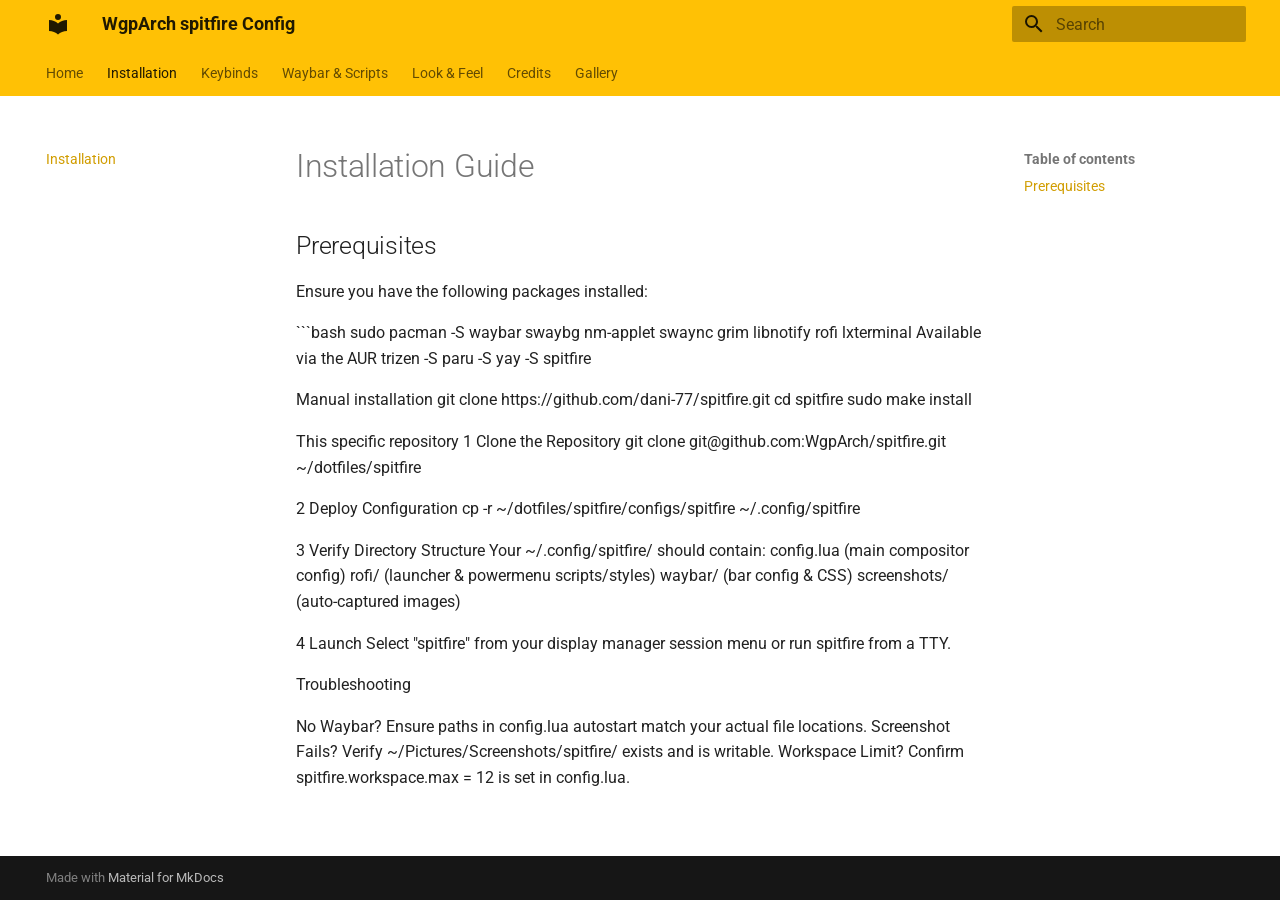
<file: installation/index.html>
<!doctype html>
<html lang="en" class="no-js">
  <head>
    
      <meta charset="utf-8">
      <meta name="viewport" content="width=device-width,initial-scale=1">
      
      
      
        <link rel="canonical" href="https://wgparch.github.io/spitfire/installation/">
      
      
        <link rel="prev" href="..">
      
      
        <link rel="next" href="../keybinds/">
      
      
        
      
      
      <link rel="icon" href="../assets/images/favicon.png">
      <meta name="generator" content="mkdocs-1.6.1, mkdocs-material-9.8.0">
    
    
      
        <title>Installation - WgpArch spitfire Config</title>
      
    
    
      <link rel="stylesheet" href="../assets/stylesheets/main.57a0d79d.min.css">
      
        
        <link rel="stylesheet" href="../assets/stylesheets/palette.fb2fffe2.min.css">
      
      


    
    
      
    
    
      
        
        
        <link rel="preconnect" href="https://fonts.gstatic.com" crossorigin>
        <link rel="stylesheet" href="https://fonts.googleapis.com/css?family=Roboto:300,300i,400,400i,700,700i%7CRoboto+Mono:400,400i,700,700i&display=fallback">
        <style>:root{--md-text-font:"Roboto";--md-code-font:"Roboto Mono"}</style>
      
    
    
    <script>__md_scope=new URL("..",location),__md_hash=e=>[...e].reduce(((e,_)=>(e<<5)-e+_.charCodeAt(0)),0),__md_get=(e,_=localStorage,t=__md_scope)=>JSON.parse(_.getItem(t.pathname+"."+e)),__md_set=(e,_,t=localStorage,a=__md_scope)=>{try{t.setItem(a.pathname+"."+e,JSON.stringify(_))}catch(e){}}</script>
    
      

    
    
  </head>
  
  
    
    
    
    
    
    <body dir="ltr" data-md-color-scheme="default" data-md-color-primary="amber" data-md-color-accent="amber">
  
    
    <input class="md-toggle" data-md-toggle="drawer" type="checkbox" id="__drawer" autocomplete="off">
    <input class="md-toggle" data-md-toggle="search" type="checkbox" id="__search" autocomplete="off">
    <label class="md-overlay" for="__drawer"></label>
    <div data-md-component="skip">
      
        
        <a href="#installation-guide" class="md-skip">
          Skip to content
        </a>
      
    </div>
    <div data-md-component="announce">
      
    </div>
    
    
      

<header class="md-header" data-md-component="header">
  <nav class="md-header__inner md-grid" aria-label="Header">
    <a href=".." title="WgpArch spitfire Config" class="md-header__button md-logo" aria-label="WgpArch spitfire Config" data-md-component="logo">
      
  
  <svg xmlns="http://www.w3.org/2000/svg" viewBox="0 0 24 24"><path d="M12 8a3 3 0 0 0 3-3 3 3 0 0 0-3-3 3 3 0 0 0-3 3 3 3 0 0 0 3 3m0 3.54C9.64 9.35 6.5 8 3 8v11c3.5 0 6.64 1.35 9 3.54 2.36-2.19 5.5-3.54 9-3.54V8c-3.5 0-6.64 1.35-9 3.54"/></svg>

    </a>
    <label class="md-header__button md-icon" for="__drawer">
      
      <svg xmlns="http://www.w3.org/2000/svg" viewBox="0 0 24 24"><path d="M3 6h18v2H3zm0 5h18v2H3zm0 5h18v2H3z"/></svg>
    </label>
    <div class="md-header__title" data-md-component="header-title">
      <div class="md-header__ellipsis">
        <div class="md-header__topic">
          <span class="md-ellipsis">
            WgpArch spitfire Config
          </span>
        </div>
        <div class="md-header__topic" data-md-component="header-topic">
          <span class="md-ellipsis">
            
              Installation
            
          </span>
        </div>
      </div>
    </div>
    
      
    
    
    
    
      
      
        <label class="md-header__button md-icon" for="__search">
          
          <svg xmlns="http://www.w3.org/2000/svg" viewBox="0 0 24 24"><path d="M9.5 3A6.5 6.5 0 0 1 16 9.5c0 1.61-.59 3.09-1.56 4.23l.27.27h.79l5 5-1.5 1.5-5-5v-.79l-.27-.27A6.52 6.52 0 0 1 9.5 16 6.5 6.5 0 0 1 3 9.5 6.5 6.5 0 0 1 9.5 3m0 2C7 5 5 7 5 9.5S7 14 9.5 14 14 12 14 9.5 12 5 9.5 5"/></svg>
        </label>
        <div class="md-search" data-md-component="search" role="dialog">
  <label class="md-search__overlay" for="__search"></label>
  <div class="md-search__inner" role="search">
    <form class="md-search__form" name="search">
      <input type="text" class="md-search__input" name="query" aria-label="Search" placeholder="Search" autocapitalize="off" autocorrect="off" autocomplete="off" spellcheck="false" data-md-component="search-query" required>
      <label class="md-search__icon md-icon" for="__search">
        
        <svg xmlns="http://www.w3.org/2000/svg" viewBox="0 0 24 24"><path d="M9.5 3A6.5 6.5 0 0 1 16 9.5c0 1.61-.59 3.09-1.56 4.23l.27.27h.79l5 5-1.5 1.5-5-5v-.79l-.27-.27A6.52 6.52 0 0 1 9.5 16 6.5 6.5 0 0 1 3 9.5 6.5 6.5 0 0 1 9.5 3m0 2C7 5 5 7 5 9.5S7 14 9.5 14 14 12 14 9.5 12 5 9.5 5"/></svg>
        
        <svg xmlns="http://www.w3.org/2000/svg" viewBox="0 0 24 24"><path d="M20 11v2H8l5.5 5.5-1.42 1.42L4.16 12l7.92-7.92L13.5 5.5 8 11z"/></svg>
      </label>
      <nav class="md-search__options" aria-label="Search">
        
        <button type="reset" class="md-search__icon md-icon" title="Clear" aria-label="Clear" tabindex="-1">
          
          <svg xmlns="http://www.w3.org/2000/svg" viewBox="0 0 24 24"><path d="M19 6.41 17.59 5 12 10.59 6.41 5 5 6.41 10.59 12 5 17.59 6.41 19 12 13.41 17.59 19 19 17.59 13.41 12z"/></svg>
        </button>
      </nav>
      
    </form>
    <div class="md-search__output">
      <div class="md-search__scrollwrap" tabindex="0" data-md-scrollfix>
        <div class="md-search-result" data-md-component="search-result">
          <div class="md-search-result__meta">
            Initializing search
          </div>
          <ol class="md-search-result__list" role="presentation"></ol>
        </div>
      </div>
    </div>
  </div>
</div>
      
    
    
  </nav>
  
</header>
    
    <div class="md-container" data-md-component="container">
      
      
        
          
            
<nav class="md-tabs" aria-label="Tabs" data-md-component="tabs">
  <div class="md-grid">
    <ul class="md-tabs__list">
      
        
  
  
  
  
    <li class="md-tabs__item">
      <a href=".." class="md-tabs__link">
        
  
  
    
  
  Home

      </a>
    </li>
  

      
        
  
  
  
    
  
  
    <li class="md-tabs__item md-tabs__item--active">
      <a href="./" class="md-tabs__link">
        
  
  
    
  
  Installation

      </a>
    </li>
  

      
        
  
  
  
  
    <li class="md-tabs__item">
      <a href="../keybinds/" class="md-tabs__link">
        
  
  
    
  
  Keybinds

      </a>
    </li>
  

      
        
  
  
  
  
    <li class="md-tabs__item">
      <a href="../waybar/" class="md-tabs__link">
        
  
  
    
  
  Waybar & Scripts

      </a>
    </li>
  

      
        
  
  
  
  
    <li class="md-tabs__item">
      <a href="../theming/" class="md-tabs__link">
        
  
  
    
  
  Look & Feel

      </a>
    </li>
  

      
        
  
  
  
  
    <li class="md-tabs__item">
      <a href="../credits/" class="md-tabs__link">
        
  
  
    
  
  Credits

      </a>
    </li>
  

      
        
  
  
  
  
    <li class="md-tabs__item">
      <a href="../gallery/" class="md-tabs__link">
        
  
  
    
  
  Gallery

      </a>
    </li>
  

      
    </ul>
  </div>
</nav>
          
        
      
      <main class="md-main" data-md-component="main">
        <div class="md-main__inner md-grid">
          
            
              
              <div class="md-sidebar md-sidebar--primary" data-md-component="sidebar" data-md-type="navigation" >
                <div class="md-sidebar__scrollwrap">
                  <div class="md-sidebar__inner">
                    


  


<nav class="md-nav md-nav--primary md-nav--lifted" aria-label="Navigation" data-md-level="0">
  <label class="md-nav__title" for="__drawer">
    <a href=".." title="WgpArch spitfire Config" class="md-nav__button md-logo" aria-label="WgpArch spitfire Config" data-md-component="logo">
      
  
  <svg xmlns="http://www.w3.org/2000/svg" viewBox="0 0 24 24"><path d="M12 8a3 3 0 0 0 3-3 3 3 0 0 0-3-3 3 3 0 0 0-3 3 3 3 0 0 0 3 3m0 3.54C9.64 9.35 6.5 8 3 8v11c3.5 0 6.64 1.35 9 3.54 2.36-2.19 5.5-3.54 9-3.54V8c-3.5 0-6.64 1.35-9 3.54"/></svg>

    </a>
    WgpArch spitfire Config
  </label>
  
  <ul class="md-nav__list" data-md-scrollfix>
    
      
      
  
  
  
  
    <li class="md-nav__item">
      <a href=".." class="md-nav__link">
        
  
  
  <span class="md-ellipsis">
    
  
    Home
  

    
  </span>
  
  

      </a>
    </li>
  

    
      
      
  
  
    
  
  
  
    <li class="md-nav__item md-nav__item--active">
      
      <input class="md-nav__toggle md-toggle" type="checkbox" id="__toc">
      
      
        
      
      
        <label class="md-nav__link md-nav__link--active" for="__toc">
          
  
  
  <span class="md-ellipsis">
    
  
    Installation
  

    
  </span>
  
  

          <span class="md-nav__icon md-icon"></span>
        </label>
      
      <a href="./" class="md-nav__link md-nav__link--active">
        
  
  
  <span class="md-ellipsis">
    
  
    Installation
  

    
  </span>
  
  

      </a>
      
        

<nav class="md-nav md-nav--secondary" aria-label="Table of contents">
  
  
  
    
  
  
    <label class="md-nav__title" for="__toc">
      <span class="md-nav__icon md-icon"></span>
      Table of contents
    </label>
    <ul class="md-nav__list" data-md-component="toc" data-md-scrollfix>
      
        <li class="md-nav__item">
  <a href="#prerequisites" class="md-nav__link">
    <span class="md-ellipsis">
      
        Prerequisites
      
    </span>
  </a>
  
</li>
      
    </ul>
  
</nav>
      
    </li>
  

    
      
      
  
  
  
  
    <li class="md-nav__item">
      <a href="../keybinds/" class="md-nav__link">
        
  
  
  <span class="md-ellipsis">
    
  
    Keybinds
  

    
  </span>
  
  

      </a>
    </li>
  

    
      
      
  
  
  
  
    <li class="md-nav__item">
      <a href="../waybar/" class="md-nav__link">
        
  
  
  <span class="md-ellipsis">
    
  
    Waybar & Scripts
  

    
  </span>
  
  

      </a>
    </li>
  

    
      
      
  
  
  
  
    <li class="md-nav__item">
      <a href="../theming/" class="md-nav__link">
        
  
  
  <span class="md-ellipsis">
    
  
    Look & Feel
  

    
  </span>
  
  

      </a>
    </li>
  

    
      
      
  
  
  
  
    <li class="md-nav__item">
      <a href="../credits/" class="md-nav__link">
        
  
  
  <span class="md-ellipsis">
    
  
    Credits
  

    
  </span>
  
  

      </a>
    </li>
  

    
      
      
  
  
  
  
    <li class="md-nav__item">
      <a href="../gallery/" class="md-nav__link">
        
  
  
  <span class="md-ellipsis">
    
  
    Gallery
  

    
  </span>
  
  

      </a>
    </li>
  

    
  </ul>
</nav>
                  </div>
                </div>
              </div>
            
            
              
              <div class="md-sidebar md-sidebar--secondary" data-md-component="sidebar" data-md-type="toc" >
                <div class="md-sidebar__scrollwrap">
                  <div class="md-sidebar__inner">
                    

<nav class="md-nav md-nav--secondary" aria-label="Table of contents">
  
  
  
    
  
  
    <label class="md-nav__title" for="__toc">
      <span class="md-nav__icon md-icon"></span>
      Table of contents
    </label>
    <ul class="md-nav__list" data-md-component="toc" data-md-scrollfix>
      
        <li class="md-nav__item">
  <a href="#prerequisites" class="md-nav__link">
    <span class="md-ellipsis">
      
        Prerequisites
      
    </span>
  </a>
  
</li>
      
    </ul>
  
</nav>
                  </div>
                </div>
              </div>
            
          
          
            <div class="md-content" data-md-component="content">
              
              <article class="md-content__inner md-typeset">
                
                  



<h1 id="installation-guide">Installation Guide</h1>
<h2 id="prerequisites">Prerequisites</h2>
<p>Ensure you have the following packages installed:</p>
<p>```bash
sudo pacman -S waybar swaybg nm-applet swaync grim libnotify rofi lxterminal
Available via the AUR
trizen -S paru -S yay -S spitfire</p>
<p>Manual installation 
git clone https://github.com/dani-77/spitfire.git
cd spitfire
sudo make install</p>
<p>This specific repository
1 Clone the Repository
git clone git@github.com:WgpArch/spitfire.git ~/dotfiles/spitfire</p>
<p>2 Deploy Configuration
cp -r ~/dotfiles/spitfire/configs/spitfire ~/.config/spitfire</p>
<p>3 Verify Directory Structure
Your ~/.config/spitfire/ should contain:
config.lua (main compositor config)
rofi/ (launcher &amp; powermenu scripts/styles)
waybar/ (bar config &amp; CSS)
screenshots/ (auto-captured images)</p>
<p>4 Launch
Select "spitfire" from your display manager session menu or run spitfire from a TTY.</p>
<p>Troubleshooting</p>
<p>No Waybar? Ensure paths in config.lua autostart match your actual file locations.
Screenshot Fails? Verify ~/Pictures/Screenshots/spitfire/ exists and is writable.
Workspace Limit? Confirm spitfire.workspace.max = 12 is set in config.lua.</p>












                
              </article>
            </div>
          
          
<script>var target=document.getElementById(location.hash.slice(1));target&&target.name&&(target.checked=target.name.startsWith("__tabbed_"))</script>
        </div>
        
      </main>
      
        <footer class="md-footer">
  
  <div class="md-footer-meta md-typeset">
    <div class="md-footer-meta__inner md-grid">
      <div class="md-copyright">
  
  
    Made with
    <a href="https://squidfunk.github.io/mkdocs-material/" target="_blank" rel="noopener">
      Material for MkDocs
    </a>
  
</div>
      
    </div>
  </div>
</footer>
      
    </div>
    <div class="md-dialog" data-md-component="dialog">
      <div class="md-dialog__inner md-typeset"></div>
    </div>
    
    
    
      
      
      <script id="__config" type="application/json">{"annotate": null, "base": "..", "features": ["navigation.tabs", "navigation.expand"], "search": "../assets/javascripts/workers/search.a7633da7.min.js", "tags": null, "translations": {"clipboard.copied": "Copied to clipboard", "clipboard.copy": "Copy to clipboard", "search.result.more.one": "1 more on this page", "search.result.more.other": "# more on this page", "search.result.none": "No matching documents", "search.result.one": "1 matching document", "search.result.other": "# matching documents", "search.result.placeholder": "Type to start searching", "search.result.term.missing": "Missing", "select.version": "Select version"}, "version": null}</script>
    
    
      <script src="../assets/javascripts/bundle.c21346df.min.js"></script>
      
    
  </body>
</html>
</file>
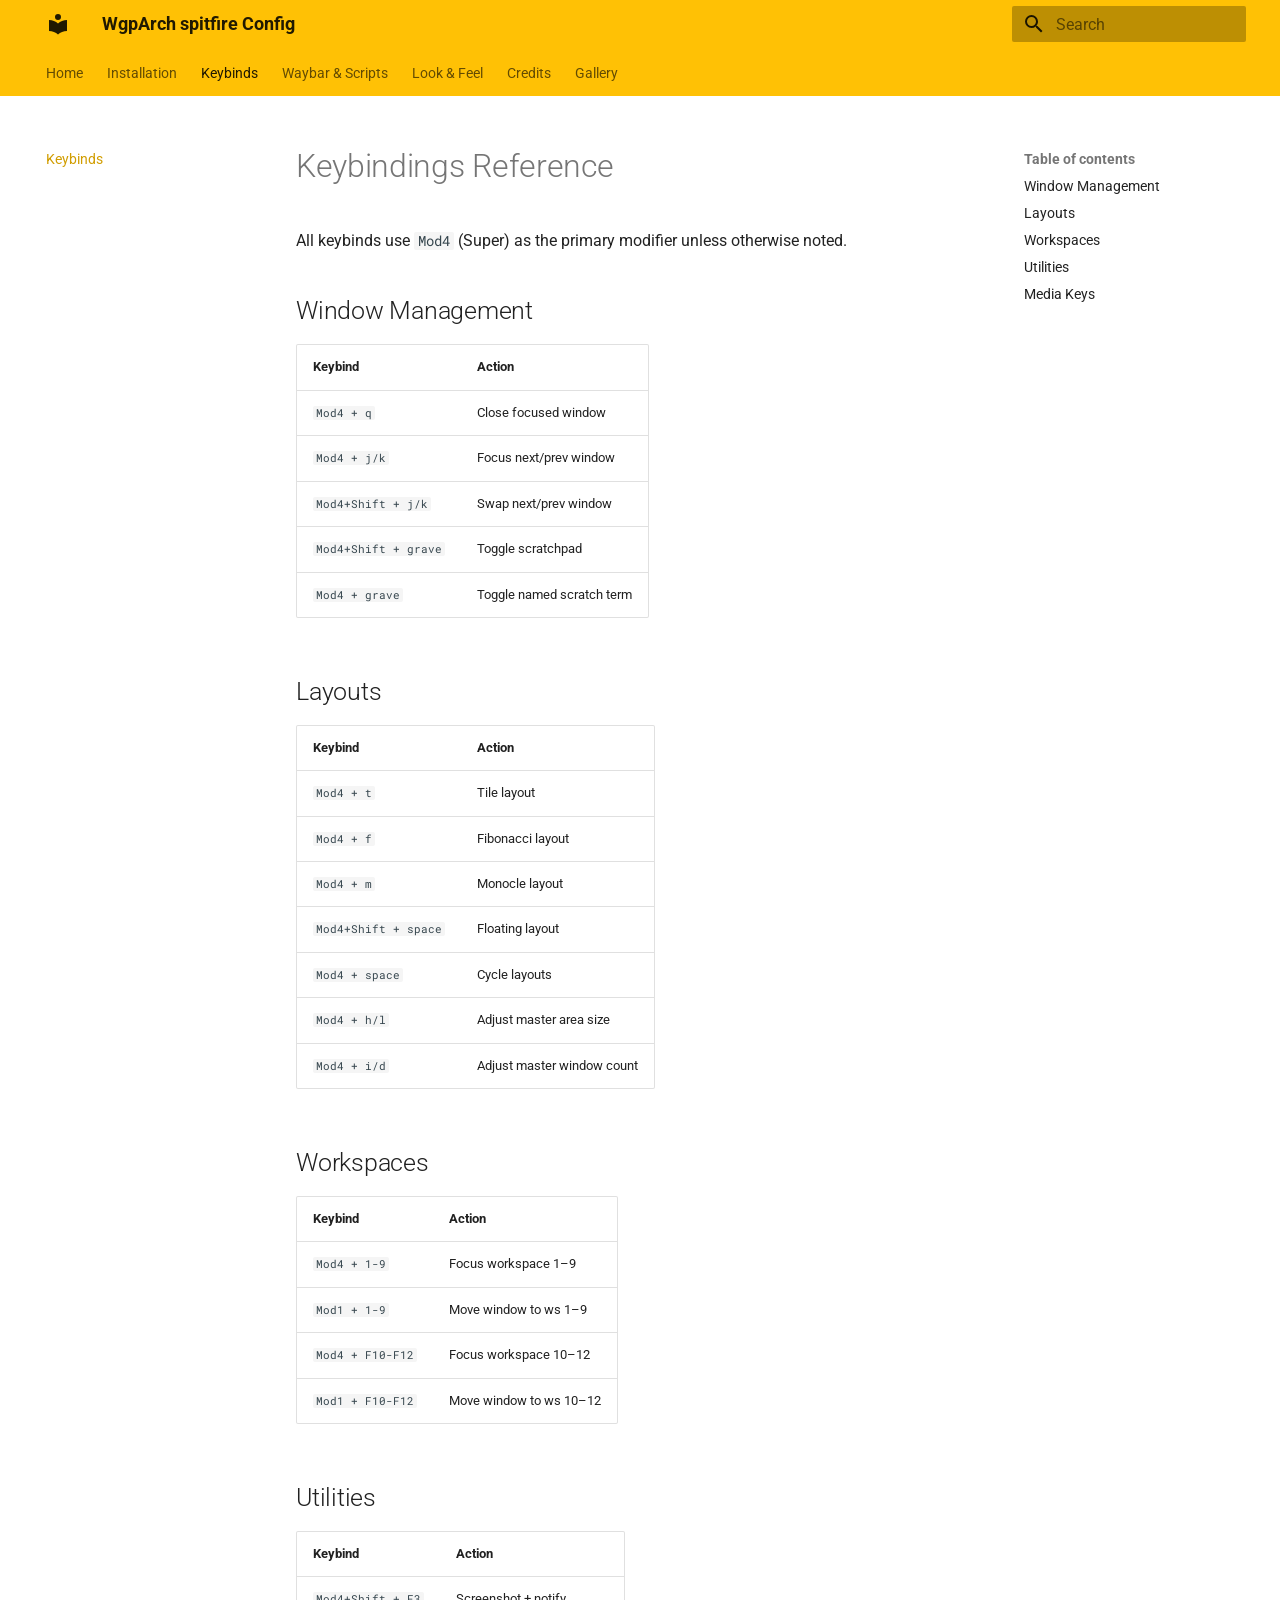
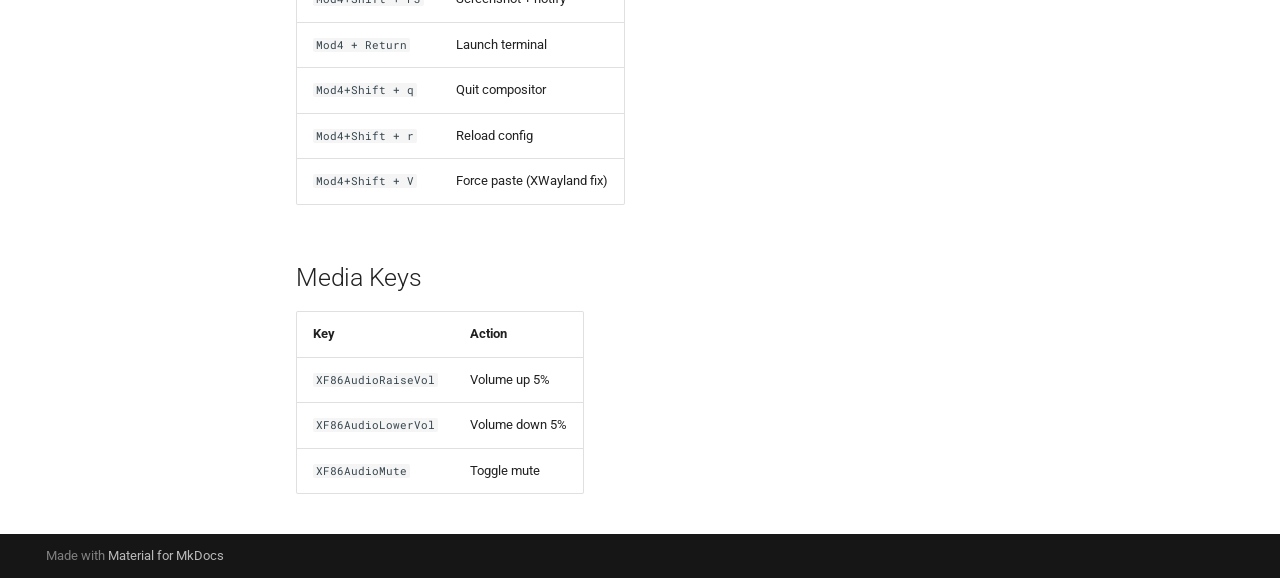
<file: keybinds/index.html>
<!doctype html>
<html lang="en" class="no-js">
  <head>
    
      <meta charset="utf-8">
      <meta name="viewport" content="width=device-width,initial-scale=1">
      
      
      
        <link rel="canonical" href="https://wgparch.github.io/spitfire/keybinds/">
      
      
        <link rel="prev" href="../installation/">
      
      
        <link rel="next" href="../waybar/">
      
      
        
      
      
      <link rel="icon" href="../assets/images/favicon.png">
      <meta name="generator" content="mkdocs-1.6.1, mkdocs-material-9.8.0">
    
    
      
        <title>Keybinds - WgpArch spitfire Config</title>
      
    
    
      <link rel="stylesheet" href="../assets/stylesheets/main.57a0d79d.min.css">
      
        
        <link rel="stylesheet" href="../assets/stylesheets/palette.fb2fffe2.min.css">
      
      


    
    
      
    
    
      
        
        
        <link rel="preconnect" href="https://fonts.gstatic.com" crossorigin>
        <link rel="stylesheet" href="https://fonts.googleapis.com/css?family=Roboto:300,300i,400,400i,700,700i%7CRoboto+Mono:400,400i,700,700i&display=fallback">
        <style>:root{--md-text-font:"Roboto";--md-code-font:"Roboto Mono"}</style>
      
    
    
    <script>__md_scope=new URL("..",location),__md_hash=e=>[...e].reduce(((e,_)=>(e<<5)-e+_.charCodeAt(0)),0),__md_get=(e,_=localStorage,t=__md_scope)=>JSON.parse(_.getItem(t.pathname+"."+e)),__md_set=(e,_,t=localStorage,a=__md_scope)=>{try{t.setItem(a.pathname+"."+e,JSON.stringify(_))}catch(e){}}</script>
    
      

    
    
  </head>
  
  
    
    
    
    
    
    <body dir="ltr" data-md-color-scheme="default" data-md-color-primary="amber" data-md-color-accent="amber">
  
    
    <input class="md-toggle" data-md-toggle="drawer" type="checkbox" id="__drawer" autocomplete="off">
    <input class="md-toggle" data-md-toggle="search" type="checkbox" id="__search" autocomplete="off">
    <label class="md-overlay" for="__drawer"></label>
    <div data-md-component="skip">
      
        
        <a href="#keybindings-reference" class="md-skip">
          Skip to content
        </a>
      
    </div>
    <div data-md-component="announce">
      
    </div>
    
    
      

<header class="md-header" data-md-component="header">
  <nav class="md-header__inner md-grid" aria-label="Header">
    <a href=".." title="WgpArch spitfire Config" class="md-header__button md-logo" aria-label="WgpArch spitfire Config" data-md-component="logo">
      
  
  <svg xmlns="http://www.w3.org/2000/svg" viewBox="0 0 24 24"><path d="M12 8a3 3 0 0 0 3-3 3 3 0 0 0-3-3 3 3 0 0 0-3 3 3 3 0 0 0 3 3m0 3.54C9.64 9.35 6.5 8 3 8v11c3.5 0 6.64 1.35 9 3.54 2.36-2.19 5.5-3.54 9-3.54V8c-3.5 0-6.64 1.35-9 3.54"/></svg>

    </a>
    <label class="md-header__button md-icon" for="__drawer">
      
      <svg xmlns="http://www.w3.org/2000/svg" viewBox="0 0 24 24"><path d="M3 6h18v2H3zm0 5h18v2H3zm0 5h18v2H3z"/></svg>
    </label>
    <div class="md-header__title" data-md-component="header-title">
      <div class="md-header__ellipsis">
        <div class="md-header__topic">
          <span class="md-ellipsis">
            WgpArch spitfire Config
          </span>
        </div>
        <div class="md-header__topic" data-md-component="header-topic">
          <span class="md-ellipsis">
            
              Keybinds
            
          </span>
        </div>
      </div>
    </div>
    
      
    
    
    
    
      
      
        <label class="md-header__button md-icon" for="__search">
          
          <svg xmlns="http://www.w3.org/2000/svg" viewBox="0 0 24 24"><path d="M9.5 3A6.5 6.5 0 0 1 16 9.5c0 1.61-.59 3.09-1.56 4.23l.27.27h.79l5 5-1.5 1.5-5-5v-.79l-.27-.27A6.52 6.52 0 0 1 9.5 16 6.5 6.5 0 0 1 3 9.5 6.5 6.5 0 0 1 9.5 3m0 2C7 5 5 7 5 9.5S7 14 9.5 14 14 12 14 9.5 12 5 9.5 5"/></svg>
        </label>
        <div class="md-search" data-md-component="search" role="dialog">
  <label class="md-search__overlay" for="__search"></label>
  <div class="md-search__inner" role="search">
    <form class="md-search__form" name="search">
      <input type="text" class="md-search__input" name="query" aria-label="Search" placeholder="Search" autocapitalize="off" autocorrect="off" autocomplete="off" spellcheck="false" data-md-component="search-query" required>
      <label class="md-search__icon md-icon" for="__search">
        
        <svg xmlns="http://www.w3.org/2000/svg" viewBox="0 0 24 24"><path d="M9.5 3A6.5 6.5 0 0 1 16 9.5c0 1.61-.59 3.09-1.56 4.23l.27.27h.79l5 5-1.5 1.5-5-5v-.79l-.27-.27A6.52 6.52 0 0 1 9.5 16 6.5 6.5 0 0 1 3 9.5 6.5 6.5 0 0 1 9.5 3m0 2C7 5 5 7 5 9.5S7 14 9.5 14 14 12 14 9.5 12 5 9.5 5"/></svg>
        
        <svg xmlns="http://www.w3.org/2000/svg" viewBox="0 0 24 24"><path d="M20 11v2H8l5.5 5.5-1.42 1.42L4.16 12l7.92-7.92L13.5 5.5 8 11z"/></svg>
      </label>
      <nav class="md-search__options" aria-label="Search">
        
        <button type="reset" class="md-search__icon md-icon" title="Clear" aria-label="Clear" tabindex="-1">
          
          <svg xmlns="http://www.w3.org/2000/svg" viewBox="0 0 24 24"><path d="M19 6.41 17.59 5 12 10.59 6.41 5 5 6.41 10.59 12 5 17.59 6.41 19 12 13.41 17.59 19 19 17.59 13.41 12z"/></svg>
        </button>
      </nav>
      
    </form>
    <div class="md-search__output">
      <div class="md-search__scrollwrap" tabindex="0" data-md-scrollfix>
        <div class="md-search-result" data-md-component="search-result">
          <div class="md-search-result__meta">
            Initializing search
          </div>
          <ol class="md-search-result__list" role="presentation"></ol>
        </div>
      </div>
    </div>
  </div>
</div>
      
    
    
  </nav>
  
</header>
    
    <div class="md-container" data-md-component="container">
      
      
        
          
            
<nav class="md-tabs" aria-label="Tabs" data-md-component="tabs">
  <div class="md-grid">
    <ul class="md-tabs__list">
      
        
  
  
  
  
    <li class="md-tabs__item">
      <a href=".." class="md-tabs__link">
        
  
  
    
  
  Home

      </a>
    </li>
  

      
        
  
  
  
  
    <li class="md-tabs__item">
      <a href="../installation/" class="md-tabs__link">
        
  
  
    
  
  Installation

      </a>
    </li>
  

      
        
  
  
  
    
  
  
    <li class="md-tabs__item md-tabs__item--active">
      <a href="./" class="md-tabs__link">
        
  
  
    
  
  Keybinds

      </a>
    </li>
  

      
        
  
  
  
  
    <li class="md-tabs__item">
      <a href="../waybar/" class="md-tabs__link">
        
  
  
    
  
  Waybar & Scripts

      </a>
    </li>
  

      
        
  
  
  
  
    <li class="md-tabs__item">
      <a href="../theming/" class="md-tabs__link">
        
  
  
    
  
  Look & Feel

      </a>
    </li>
  

      
        
  
  
  
  
    <li class="md-tabs__item">
      <a href="../credits/" class="md-tabs__link">
        
  
  
    
  
  Credits

      </a>
    </li>
  

      
        
  
  
  
  
    <li class="md-tabs__item">
      <a href="../gallery/" class="md-tabs__link">
        
  
  
    
  
  Gallery

      </a>
    </li>
  

      
    </ul>
  </div>
</nav>
          
        
      
      <main class="md-main" data-md-component="main">
        <div class="md-main__inner md-grid">
          
            
              
              <div class="md-sidebar md-sidebar--primary" data-md-component="sidebar" data-md-type="navigation" >
                <div class="md-sidebar__scrollwrap">
                  <div class="md-sidebar__inner">
                    


  


<nav class="md-nav md-nav--primary md-nav--lifted" aria-label="Navigation" data-md-level="0">
  <label class="md-nav__title" for="__drawer">
    <a href=".." title="WgpArch spitfire Config" class="md-nav__button md-logo" aria-label="WgpArch spitfire Config" data-md-component="logo">
      
  
  <svg xmlns="http://www.w3.org/2000/svg" viewBox="0 0 24 24"><path d="M12 8a3 3 0 0 0 3-3 3 3 0 0 0-3-3 3 3 0 0 0-3 3 3 3 0 0 0 3 3m0 3.54C9.64 9.35 6.5 8 3 8v11c3.5 0 6.64 1.35 9 3.54 2.36-2.19 5.5-3.54 9-3.54V8c-3.5 0-6.64 1.35-9 3.54"/></svg>

    </a>
    WgpArch spitfire Config
  </label>
  
  <ul class="md-nav__list" data-md-scrollfix>
    
      
      
  
  
  
  
    <li class="md-nav__item">
      <a href=".." class="md-nav__link">
        
  
  
  <span class="md-ellipsis">
    
  
    Home
  

    
  </span>
  
  

      </a>
    </li>
  

    
      
      
  
  
  
  
    <li class="md-nav__item">
      <a href="../installation/" class="md-nav__link">
        
  
  
  <span class="md-ellipsis">
    
  
    Installation
  

    
  </span>
  
  

      </a>
    </li>
  

    
      
      
  
  
    
  
  
  
    <li class="md-nav__item md-nav__item--active">
      
      <input class="md-nav__toggle md-toggle" type="checkbox" id="__toc">
      
      
        
      
      
        <label class="md-nav__link md-nav__link--active" for="__toc">
          
  
  
  <span class="md-ellipsis">
    
  
    Keybinds
  

    
  </span>
  
  

          <span class="md-nav__icon md-icon"></span>
        </label>
      
      <a href="./" class="md-nav__link md-nav__link--active">
        
  
  
  <span class="md-ellipsis">
    
  
    Keybinds
  

    
  </span>
  
  

      </a>
      
        

<nav class="md-nav md-nav--secondary" aria-label="Table of contents">
  
  
  
    
  
  
    <label class="md-nav__title" for="__toc">
      <span class="md-nav__icon md-icon"></span>
      Table of contents
    </label>
    <ul class="md-nav__list" data-md-component="toc" data-md-scrollfix>
      
        <li class="md-nav__item">
  <a href="#window-management" class="md-nav__link">
    <span class="md-ellipsis">
      
        Window Management
      
    </span>
  </a>
  
</li>
      
        <li class="md-nav__item">
  <a href="#layouts" class="md-nav__link">
    <span class="md-ellipsis">
      
        Layouts
      
    </span>
  </a>
  
</li>
      
        <li class="md-nav__item">
  <a href="#workspaces" class="md-nav__link">
    <span class="md-ellipsis">
      
        Workspaces
      
    </span>
  </a>
  
</li>
      
        <li class="md-nav__item">
  <a href="#utilities" class="md-nav__link">
    <span class="md-ellipsis">
      
        Utilities
      
    </span>
  </a>
  
</li>
      
        <li class="md-nav__item">
  <a href="#media-keys" class="md-nav__link">
    <span class="md-ellipsis">
      
        Media Keys
      
    </span>
  </a>
  
</li>
      
    </ul>
  
</nav>
      
    </li>
  

    
      
      
  
  
  
  
    <li class="md-nav__item">
      <a href="../waybar/" class="md-nav__link">
        
  
  
  <span class="md-ellipsis">
    
  
    Waybar & Scripts
  

    
  </span>
  
  

      </a>
    </li>
  

    
      
      
  
  
  
  
    <li class="md-nav__item">
      <a href="../theming/" class="md-nav__link">
        
  
  
  <span class="md-ellipsis">
    
  
    Look & Feel
  

    
  </span>
  
  

      </a>
    </li>
  

    
      
      
  
  
  
  
    <li class="md-nav__item">
      <a href="../credits/" class="md-nav__link">
        
  
  
  <span class="md-ellipsis">
    
  
    Credits
  

    
  </span>
  
  

      </a>
    </li>
  

    
      
      
  
  
  
  
    <li class="md-nav__item">
      <a href="../gallery/" class="md-nav__link">
        
  
  
  <span class="md-ellipsis">
    
  
    Gallery
  

    
  </span>
  
  

      </a>
    </li>
  

    
  </ul>
</nav>
                  </div>
                </div>
              </div>
            
            
              
              <div class="md-sidebar md-sidebar--secondary" data-md-component="sidebar" data-md-type="toc" >
                <div class="md-sidebar__scrollwrap">
                  <div class="md-sidebar__inner">
                    

<nav class="md-nav md-nav--secondary" aria-label="Table of contents">
  
  
  
    
  
  
    <label class="md-nav__title" for="__toc">
      <span class="md-nav__icon md-icon"></span>
      Table of contents
    </label>
    <ul class="md-nav__list" data-md-component="toc" data-md-scrollfix>
      
        <li class="md-nav__item">
  <a href="#window-management" class="md-nav__link">
    <span class="md-ellipsis">
      
        Window Management
      
    </span>
  </a>
  
</li>
      
        <li class="md-nav__item">
  <a href="#layouts" class="md-nav__link">
    <span class="md-ellipsis">
      
        Layouts
      
    </span>
  </a>
  
</li>
      
        <li class="md-nav__item">
  <a href="#workspaces" class="md-nav__link">
    <span class="md-ellipsis">
      
        Workspaces
      
    </span>
  </a>
  
</li>
      
        <li class="md-nav__item">
  <a href="#utilities" class="md-nav__link">
    <span class="md-ellipsis">
      
        Utilities
      
    </span>
  </a>
  
</li>
      
        <li class="md-nav__item">
  <a href="#media-keys" class="md-nav__link">
    <span class="md-ellipsis">
      
        Media Keys
      
    </span>
  </a>
  
</li>
      
    </ul>
  
</nav>
                  </div>
                </div>
              </div>
            
          
          
            <div class="md-content" data-md-component="content">
              
              <article class="md-content__inner md-typeset">
                
                  



<h1 id="keybindings-reference">Keybindings Reference</h1>
<p>All keybinds use <code>Mod4</code> (Super) as the primary modifier unless otherwise noted.</p>
<h2 id="window-management">Window Management</h2>
<table>
<thead>
<tr>
<th>Keybind</th>
<th>Action</th>
</tr>
</thead>
<tbody>
<tr>
<td><code>Mod4 + q</code></td>
<td>Close focused window</td>
</tr>
<tr>
<td><code>Mod4 + j/k</code></td>
<td>Focus next/prev window</td>
</tr>
<tr>
<td><code>Mod4+Shift + j/k</code></td>
<td>Swap next/prev window</td>
</tr>
<tr>
<td><code>Mod4+Shift + grave</code></td>
<td>Toggle scratchpad</td>
</tr>
<tr>
<td><code>Mod4 + grave</code></td>
<td>Toggle named scratch term</td>
</tr>
</tbody>
</table>
<h2 id="layouts">Layouts</h2>
<table>
<thead>
<tr>
<th>Keybind</th>
<th>Action</th>
</tr>
</thead>
<tbody>
<tr>
<td><code>Mod4 + t</code></td>
<td>Tile layout</td>
</tr>
<tr>
<td><code>Mod4 + f</code></td>
<td>Fibonacci layout</td>
</tr>
<tr>
<td><code>Mod4 + m</code></td>
<td>Monocle layout</td>
</tr>
<tr>
<td><code>Mod4+Shift + space</code></td>
<td>Floating layout</td>
</tr>
<tr>
<td><code>Mod4 + space</code></td>
<td>Cycle layouts</td>
</tr>
<tr>
<td><code>Mod4 + h/l</code></td>
<td>Adjust master area size</td>
</tr>
<tr>
<td><code>Mod4 + i/d</code></td>
<td>Adjust master window count</td>
</tr>
</tbody>
</table>
<h2 id="workspaces">Workspaces</h2>
<table>
<thead>
<tr>
<th>Keybind</th>
<th>Action</th>
</tr>
</thead>
<tbody>
<tr>
<td><code>Mod4 + 1-9</code></td>
<td>Focus workspace 1–9</td>
</tr>
<tr>
<td><code>Mod1 + 1-9</code></td>
<td>Move window to ws 1–9</td>
</tr>
<tr>
<td><code>Mod4 + F10-F12</code></td>
<td>Focus workspace 10–12</td>
</tr>
<tr>
<td><code>Mod1 + F10-F12</code></td>
<td>Move window to ws 10–12</td>
</tr>
</tbody>
</table>
<h2 id="utilities">Utilities</h2>
<table>
<thead>
<tr>
<th>Keybind</th>
<th>Action</th>
</tr>
</thead>
<tbody>
<tr>
<td><code>Mod4+Shift + F3</code></td>
<td>Screenshot + notify</td>
</tr>
<tr>
<td><code>Mod4 + Return</code></td>
<td>Launch terminal</td>
</tr>
<tr>
<td><code>Mod4+Shift + q</code></td>
<td>Quit compositor</td>
</tr>
<tr>
<td><code>Mod4+Shift + r</code></td>
<td>Reload config</td>
</tr>
<tr>
<td><code>Mod4+Shift + V</code></td>
<td>Force paste (XWayland fix)</td>
</tr>
</tbody>
</table>
<h2 id="media-keys">Media Keys</h2>
<table>
<thead>
<tr>
<th>Key</th>
<th>Action</th>
</tr>
</thead>
<tbody>
<tr>
<td><code>XF86AudioRaiseVol</code></td>
<td>Volume up 5%</td>
</tr>
<tr>
<td><code>XF86AudioLowerVol</code></td>
<td>Volume down 5%</td>
</tr>
<tr>
<td><code>XF86AudioMute</code></td>
<td>Toggle mute</td>
</tr>
</tbody>
</table>












                
              </article>
            </div>
          
          
<script>var target=document.getElementById(location.hash.slice(1));target&&target.name&&(target.checked=target.name.startsWith("__tabbed_"))</script>
        </div>
        
      </main>
      
        <footer class="md-footer">
  
  <div class="md-footer-meta md-typeset">
    <div class="md-footer-meta__inner md-grid">
      <div class="md-copyright">
  
  
    Made with
    <a href="https://squidfunk.github.io/mkdocs-material/" target="_blank" rel="noopener">
      Material for MkDocs
    </a>
  
</div>
      
    </div>
  </div>
</footer>
      
    </div>
    <div class="md-dialog" data-md-component="dialog">
      <div class="md-dialog__inner md-typeset"></div>
    </div>
    
    
    
      
      
      <script id="__config" type="application/json">{"annotate": null, "base": "..", "features": ["navigation.tabs", "navigation.expand"], "search": "../assets/javascripts/workers/search.a7633da7.min.js", "tags": null, "translations": {"clipboard.copied": "Copied to clipboard", "clipboard.copy": "Copy to clipboard", "search.result.more.one": "1 more on this page", "search.result.more.other": "# more on this page", "search.result.none": "No matching documents", "search.result.one": "1 matching document", "search.result.other": "# matching documents", "search.result.placeholder": "Type to start searching", "search.result.term.missing": "Missing", "select.version": "Select version"}, "version": null}</script>
    
    
      <script src="../assets/javascripts/bundle.c21346df.min.js"></script>
      
    
  </body>
</html>
</file>
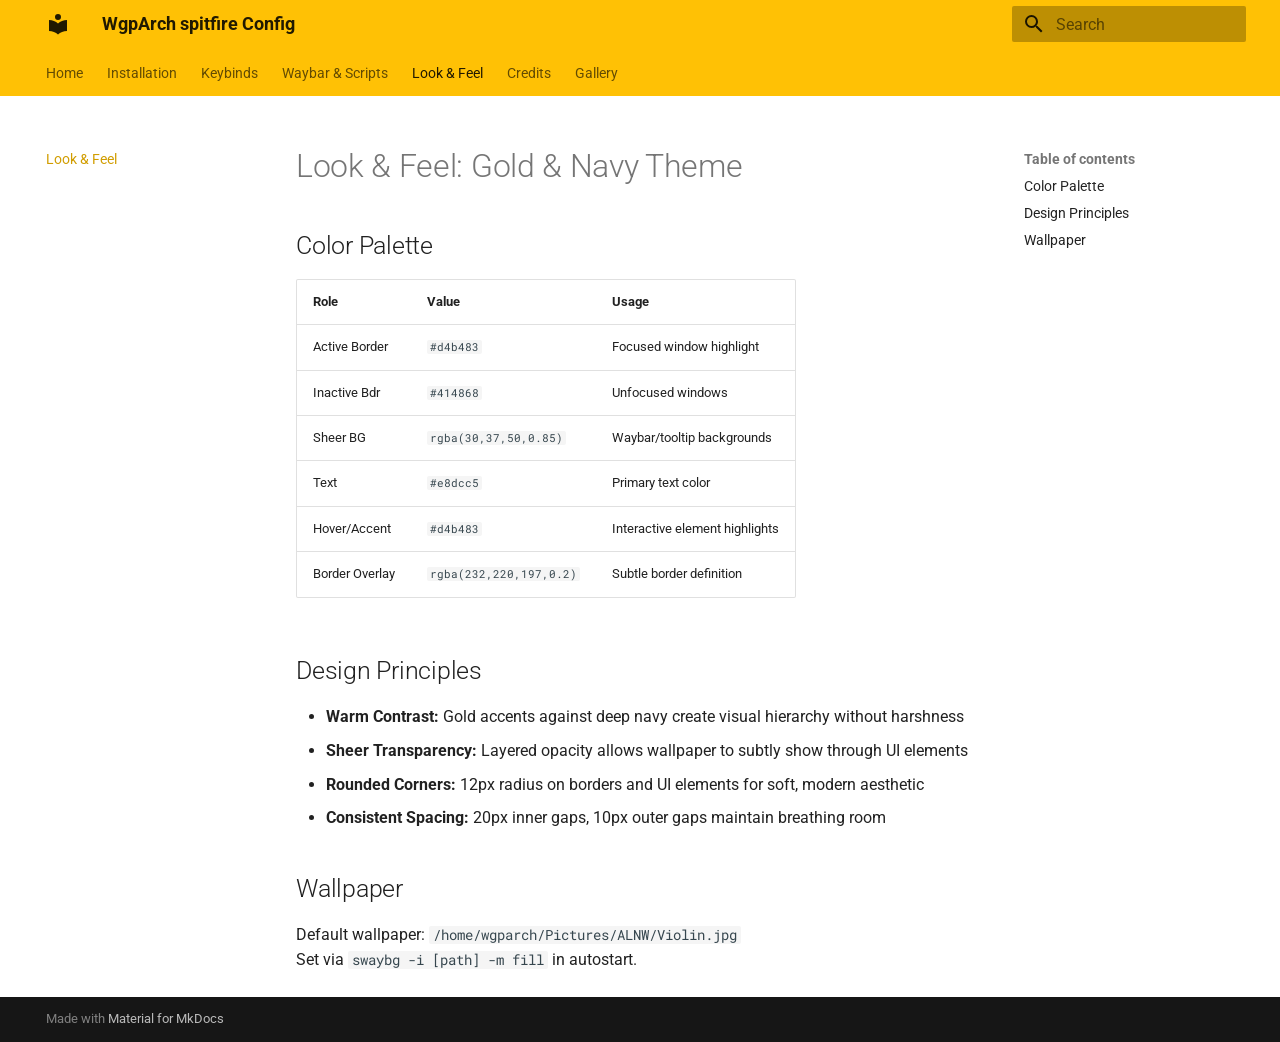
<file: theming/index.html>
<!doctype html>
<html lang="en" class="no-js">
  <head>
    
      <meta charset="utf-8">
      <meta name="viewport" content="width=device-width,initial-scale=1">
      
      
      
        <link rel="canonical" href="https://wgparch.github.io/spitfire/theming/">
      
      
        <link rel="prev" href="../waybar/">
      
      
        <link rel="next" href="../credits/">
      
      
        
      
      
      <link rel="icon" href="../assets/images/favicon.png">
      <meta name="generator" content="mkdocs-1.6.1, mkdocs-material-9.8.0">
    
    
      
        <title>Look & Feel - WgpArch spitfire Config</title>
      
    
    
      <link rel="stylesheet" href="../assets/stylesheets/main.57a0d79d.min.css">
      
        
        <link rel="stylesheet" href="../assets/stylesheets/palette.fb2fffe2.min.css">
      
      


    
    
      
    
    
      
        
        
        <link rel="preconnect" href="https://fonts.gstatic.com" crossorigin>
        <link rel="stylesheet" href="https://fonts.googleapis.com/css?family=Roboto:300,300i,400,400i,700,700i%7CRoboto+Mono:400,400i,700,700i&display=fallback">
        <style>:root{--md-text-font:"Roboto";--md-code-font:"Roboto Mono"}</style>
      
    
    
    <script>__md_scope=new URL("..",location),__md_hash=e=>[...e].reduce(((e,_)=>(e<<5)-e+_.charCodeAt(0)),0),__md_get=(e,_=localStorage,t=__md_scope)=>JSON.parse(_.getItem(t.pathname+"."+e)),__md_set=(e,_,t=localStorage,a=__md_scope)=>{try{t.setItem(a.pathname+"."+e,JSON.stringify(_))}catch(e){}}</script>
    
      

    
    
  </head>
  
  
    
    
    
    
    
    <body dir="ltr" data-md-color-scheme="default" data-md-color-primary="amber" data-md-color-accent="amber">
  
    
    <input class="md-toggle" data-md-toggle="drawer" type="checkbox" id="__drawer" autocomplete="off">
    <input class="md-toggle" data-md-toggle="search" type="checkbox" id="__search" autocomplete="off">
    <label class="md-overlay" for="__drawer"></label>
    <div data-md-component="skip">
      
        
        <a href="#look-feel-gold-navy-theme" class="md-skip">
          Skip to content
        </a>
      
    </div>
    <div data-md-component="announce">
      
    </div>
    
    
      

<header class="md-header" data-md-component="header">
  <nav class="md-header__inner md-grid" aria-label="Header">
    <a href=".." title="WgpArch spitfire Config" class="md-header__button md-logo" aria-label="WgpArch spitfire Config" data-md-component="logo">
      
  
  <svg xmlns="http://www.w3.org/2000/svg" viewBox="0 0 24 24"><path d="M12 8a3 3 0 0 0 3-3 3 3 0 0 0-3-3 3 3 0 0 0-3 3 3 3 0 0 0 3 3m0 3.54C9.64 9.35 6.5 8 3 8v11c3.5 0 6.64 1.35 9 3.54 2.36-2.19 5.5-3.54 9-3.54V8c-3.5 0-6.64 1.35-9 3.54"/></svg>

    </a>
    <label class="md-header__button md-icon" for="__drawer">
      
      <svg xmlns="http://www.w3.org/2000/svg" viewBox="0 0 24 24"><path d="M3 6h18v2H3zm0 5h18v2H3zm0 5h18v2H3z"/></svg>
    </label>
    <div class="md-header__title" data-md-component="header-title">
      <div class="md-header__ellipsis">
        <div class="md-header__topic">
          <span class="md-ellipsis">
            WgpArch spitfire Config
          </span>
        </div>
        <div class="md-header__topic" data-md-component="header-topic">
          <span class="md-ellipsis">
            
              Look & Feel
            
          </span>
        </div>
      </div>
    </div>
    
      
    
    
    
    
      
      
        <label class="md-header__button md-icon" for="__search">
          
          <svg xmlns="http://www.w3.org/2000/svg" viewBox="0 0 24 24"><path d="M9.5 3A6.5 6.5 0 0 1 16 9.5c0 1.61-.59 3.09-1.56 4.23l.27.27h.79l5 5-1.5 1.5-5-5v-.79l-.27-.27A6.52 6.52 0 0 1 9.5 16 6.5 6.5 0 0 1 3 9.5 6.5 6.5 0 0 1 9.5 3m0 2C7 5 5 7 5 9.5S7 14 9.5 14 14 12 14 9.5 12 5 9.5 5"/></svg>
        </label>
        <div class="md-search" data-md-component="search" role="dialog">
  <label class="md-search__overlay" for="__search"></label>
  <div class="md-search__inner" role="search">
    <form class="md-search__form" name="search">
      <input type="text" class="md-search__input" name="query" aria-label="Search" placeholder="Search" autocapitalize="off" autocorrect="off" autocomplete="off" spellcheck="false" data-md-component="search-query" required>
      <label class="md-search__icon md-icon" for="__search">
        
        <svg xmlns="http://www.w3.org/2000/svg" viewBox="0 0 24 24"><path d="M9.5 3A6.5 6.5 0 0 1 16 9.5c0 1.61-.59 3.09-1.56 4.23l.27.27h.79l5 5-1.5 1.5-5-5v-.79l-.27-.27A6.52 6.52 0 0 1 9.5 16 6.5 6.5 0 0 1 3 9.5 6.5 6.5 0 0 1 9.5 3m0 2C7 5 5 7 5 9.5S7 14 9.5 14 14 12 14 9.5 12 5 9.5 5"/></svg>
        
        <svg xmlns="http://www.w3.org/2000/svg" viewBox="0 0 24 24"><path d="M20 11v2H8l5.5 5.5-1.42 1.42L4.16 12l7.92-7.92L13.5 5.5 8 11z"/></svg>
      </label>
      <nav class="md-search__options" aria-label="Search">
        
        <button type="reset" class="md-search__icon md-icon" title="Clear" aria-label="Clear" tabindex="-1">
          
          <svg xmlns="http://www.w3.org/2000/svg" viewBox="0 0 24 24"><path d="M19 6.41 17.59 5 12 10.59 6.41 5 5 6.41 10.59 12 5 17.59 6.41 19 12 13.41 17.59 19 19 17.59 13.41 12z"/></svg>
        </button>
      </nav>
      
    </form>
    <div class="md-search__output">
      <div class="md-search__scrollwrap" tabindex="0" data-md-scrollfix>
        <div class="md-search-result" data-md-component="search-result">
          <div class="md-search-result__meta">
            Initializing search
          </div>
          <ol class="md-search-result__list" role="presentation"></ol>
        </div>
      </div>
    </div>
  </div>
</div>
      
    
    
  </nav>
  
</header>
    
    <div class="md-container" data-md-component="container">
      
      
        
          
            
<nav class="md-tabs" aria-label="Tabs" data-md-component="tabs">
  <div class="md-grid">
    <ul class="md-tabs__list">
      
        
  
  
  
  
    <li class="md-tabs__item">
      <a href=".." class="md-tabs__link">
        
  
  
    
  
  Home

      </a>
    </li>
  

      
        
  
  
  
  
    <li class="md-tabs__item">
      <a href="../installation/" class="md-tabs__link">
        
  
  
    
  
  Installation

      </a>
    </li>
  

      
        
  
  
  
  
    <li class="md-tabs__item">
      <a href="../keybinds/" class="md-tabs__link">
        
  
  
    
  
  Keybinds

      </a>
    </li>
  

      
        
  
  
  
  
    <li class="md-tabs__item">
      <a href="../waybar/" class="md-tabs__link">
        
  
  
    
  
  Waybar & Scripts

      </a>
    </li>
  

      
        
  
  
  
    
  
  
    <li class="md-tabs__item md-tabs__item--active">
      <a href="./" class="md-tabs__link">
        
  
  
    
  
  Look & Feel

      </a>
    </li>
  

      
        
  
  
  
  
    <li class="md-tabs__item">
      <a href="../credits/" class="md-tabs__link">
        
  
  
    
  
  Credits

      </a>
    </li>
  

      
        
  
  
  
  
    <li class="md-tabs__item">
      <a href="../gallery/" class="md-tabs__link">
        
  
  
    
  
  Gallery

      </a>
    </li>
  

      
    </ul>
  </div>
</nav>
          
        
      
      <main class="md-main" data-md-component="main">
        <div class="md-main__inner md-grid">
          
            
              
              <div class="md-sidebar md-sidebar--primary" data-md-component="sidebar" data-md-type="navigation" >
                <div class="md-sidebar__scrollwrap">
                  <div class="md-sidebar__inner">
                    


  


<nav class="md-nav md-nav--primary md-nav--lifted" aria-label="Navigation" data-md-level="0">
  <label class="md-nav__title" for="__drawer">
    <a href=".." title="WgpArch spitfire Config" class="md-nav__button md-logo" aria-label="WgpArch spitfire Config" data-md-component="logo">
      
  
  <svg xmlns="http://www.w3.org/2000/svg" viewBox="0 0 24 24"><path d="M12 8a3 3 0 0 0 3-3 3 3 0 0 0-3-3 3 3 0 0 0-3 3 3 3 0 0 0 3 3m0 3.54C9.64 9.35 6.5 8 3 8v11c3.5 0 6.64 1.35 9 3.54 2.36-2.19 5.5-3.54 9-3.54V8c-3.5 0-6.64 1.35-9 3.54"/></svg>

    </a>
    WgpArch spitfire Config
  </label>
  
  <ul class="md-nav__list" data-md-scrollfix>
    
      
      
  
  
  
  
    <li class="md-nav__item">
      <a href=".." class="md-nav__link">
        
  
  
  <span class="md-ellipsis">
    
  
    Home
  

    
  </span>
  
  

      </a>
    </li>
  

    
      
      
  
  
  
  
    <li class="md-nav__item">
      <a href="../installation/" class="md-nav__link">
        
  
  
  <span class="md-ellipsis">
    
  
    Installation
  

    
  </span>
  
  

      </a>
    </li>
  

    
      
      
  
  
  
  
    <li class="md-nav__item">
      <a href="../keybinds/" class="md-nav__link">
        
  
  
  <span class="md-ellipsis">
    
  
    Keybinds
  

    
  </span>
  
  

      </a>
    </li>
  

    
      
      
  
  
  
  
    <li class="md-nav__item">
      <a href="../waybar/" class="md-nav__link">
        
  
  
  <span class="md-ellipsis">
    
  
    Waybar & Scripts
  

    
  </span>
  
  

      </a>
    </li>
  

    
      
      
  
  
    
  
  
  
    <li class="md-nav__item md-nav__item--active">
      
      <input class="md-nav__toggle md-toggle" type="checkbox" id="__toc">
      
      
        
      
      
        <label class="md-nav__link md-nav__link--active" for="__toc">
          
  
  
  <span class="md-ellipsis">
    
  
    Look & Feel
  

    
  </span>
  
  

          <span class="md-nav__icon md-icon"></span>
        </label>
      
      <a href="./" class="md-nav__link md-nav__link--active">
        
  
  
  <span class="md-ellipsis">
    
  
    Look & Feel
  

    
  </span>
  
  

      </a>
      
        

<nav class="md-nav md-nav--secondary" aria-label="Table of contents">
  
  
  
    
  
  
    <label class="md-nav__title" for="__toc">
      <span class="md-nav__icon md-icon"></span>
      Table of contents
    </label>
    <ul class="md-nav__list" data-md-component="toc" data-md-scrollfix>
      
        <li class="md-nav__item">
  <a href="#color-palette" class="md-nav__link">
    <span class="md-ellipsis">
      
        Color Palette
      
    </span>
  </a>
  
</li>
      
        <li class="md-nav__item">
  <a href="#design-principles" class="md-nav__link">
    <span class="md-ellipsis">
      
        Design Principles
      
    </span>
  </a>
  
</li>
      
        <li class="md-nav__item">
  <a href="#wallpaper" class="md-nav__link">
    <span class="md-ellipsis">
      
        Wallpaper
      
    </span>
  </a>
  
</li>
      
    </ul>
  
</nav>
      
    </li>
  

    
      
      
  
  
  
  
    <li class="md-nav__item">
      <a href="../credits/" class="md-nav__link">
        
  
  
  <span class="md-ellipsis">
    
  
    Credits
  

    
  </span>
  
  

      </a>
    </li>
  

    
      
      
  
  
  
  
    <li class="md-nav__item">
      <a href="../gallery/" class="md-nav__link">
        
  
  
  <span class="md-ellipsis">
    
  
    Gallery
  

    
  </span>
  
  

      </a>
    </li>
  

    
  </ul>
</nav>
                  </div>
                </div>
              </div>
            
            
              
              <div class="md-sidebar md-sidebar--secondary" data-md-component="sidebar" data-md-type="toc" >
                <div class="md-sidebar__scrollwrap">
                  <div class="md-sidebar__inner">
                    

<nav class="md-nav md-nav--secondary" aria-label="Table of contents">
  
  
  
    
  
  
    <label class="md-nav__title" for="__toc">
      <span class="md-nav__icon md-icon"></span>
      Table of contents
    </label>
    <ul class="md-nav__list" data-md-component="toc" data-md-scrollfix>
      
        <li class="md-nav__item">
  <a href="#color-palette" class="md-nav__link">
    <span class="md-ellipsis">
      
        Color Palette
      
    </span>
  </a>
  
</li>
      
        <li class="md-nav__item">
  <a href="#design-principles" class="md-nav__link">
    <span class="md-ellipsis">
      
        Design Principles
      
    </span>
  </a>
  
</li>
      
        <li class="md-nav__item">
  <a href="#wallpaper" class="md-nav__link">
    <span class="md-ellipsis">
      
        Wallpaper
      
    </span>
  </a>
  
</li>
      
    </ul>
  
</nav>
                  </div>
                </div>
              </div>
            
          
          
            <div class="md-content" data-md-component="content">
              
              <article class="md-content__inner md-typeset">
                
                  



<h1 id="look-feel-gold-navy-theme">Look &amp; Feel: Gold &amp; Navy Theme</h1>
<h2 id="color-palette">Color Palette</h2>
<table>
<thead>
<tr>
<th>Role</th>
<th>Value</th>
<th>Usage</th>
</tr>
</thead>
<tbody>
<tr>
<td>Active Border</td>
<td><code>#d4b483</code></td>
<td>Focused window highlight</td>
</tr>
<tr>
<td>Inactive Bdr</td>
<td><code>#414868</code></td>
<td>Unfocused windows</td>
</tr>
<tr>
<td>Sheer BG</td>
<td><code>rgba(30,37,50,0.85)</code></td>
<td>Waybar/tooltip backgrounds</td>
</tr>
<tr>
<td>Text</td>
<td><code>#e8dcc5</code></td>
<td>Primary text color</td>
</tr>
<tr>
<td>Hover/Accent</td>
<td><code>#d4b483</code></td>
<td>Interactive element highlights</td>
</tr>
<tr>
<td>Border Overlay</td>
<td><code>rgba(232,220,197,0.2)</code></td>
<td>Subtle border definition</td>
</tr>
</tbody>
</table>
<h2 id="design-principles">Design Principles</h2>
<ul>
<li><strong>Warm Contrast:</strong> Gold accents against deep navy create visual hierarchy without harshness</li>
<li><strong>Sheer Transparency:</strong> Layered opacity allows wallpaper to subtly show through UI elements</li>
<li><strong>Rounded Corners:</strong> 12px radius on borders and UI elements for soft, modern aesthetic</li>
<li><strong>Consistent Spacing:</strong> 20px inner gaps, 10px outer gaps maintain breathing room</li>
</ul>
<h2 id="wallpaper">Wallpaper</h2>
<p>Default wallpaper: <code>/home/wgparch/Pictures/ALNW/Violin.jpg</code><br />
Set via <code>swaybg -i [path] -m fill</code> in autostart.</p>












                
              </article>
            </div>
          
          
<script>var target=document.getElementById(location.hash.slice(1));target&&target.name&&(target.checked=target.name.startsWith("__tabbed_"))</script>
        </div>
        
      </main>
      
        <footer class="md-footer">
  
  <div class="md-footer-meta md-typeset">
    <div class="md-footer-meta__inner md-grid">
      <div class="md-copyright">
  
  
    Made with
    <a href="https://squidfunk.github.io/mkdocs-material/" target="_blank" rel="noopener">
      Material for MkDocs
    </a>
  
</div>
      
    </div>
  </div>
</footer>
      
    </div>
    <div class="md-dialog" data-md-component="dialog">
      <div class="md-dialog__inner md-typeset"></div>
    </div>
    
    
    
      
      
      <script id="__config" type="application/json">{"annotate": null, "base": "..", "features": ["navigation.tabs", "navigation.expand"], "search": "../assets/javascripts/workers/search.a7633da7.min.js", "tags": null, "translations": {"clipboard.copied": "Copied to clipboard", "clipboard.copy": "Copy to clipboard", "search.result.more.one": "1 more on this page", "search.result.more.other": "# more on this page", "search.result.none": "No matching documents", "search.result.one": "1 matching document", "search.result.other": "# matching documents", "search.result.placeholder": "Type to start searching", "search.result.term.missing": "Missing", "select.version": "Select version"}, "version": null}</script>
    
    
      <script src="../assets/javascripts/bundle.c21346df.min.js"></script>
      
    
  </body>
</html>
</file>
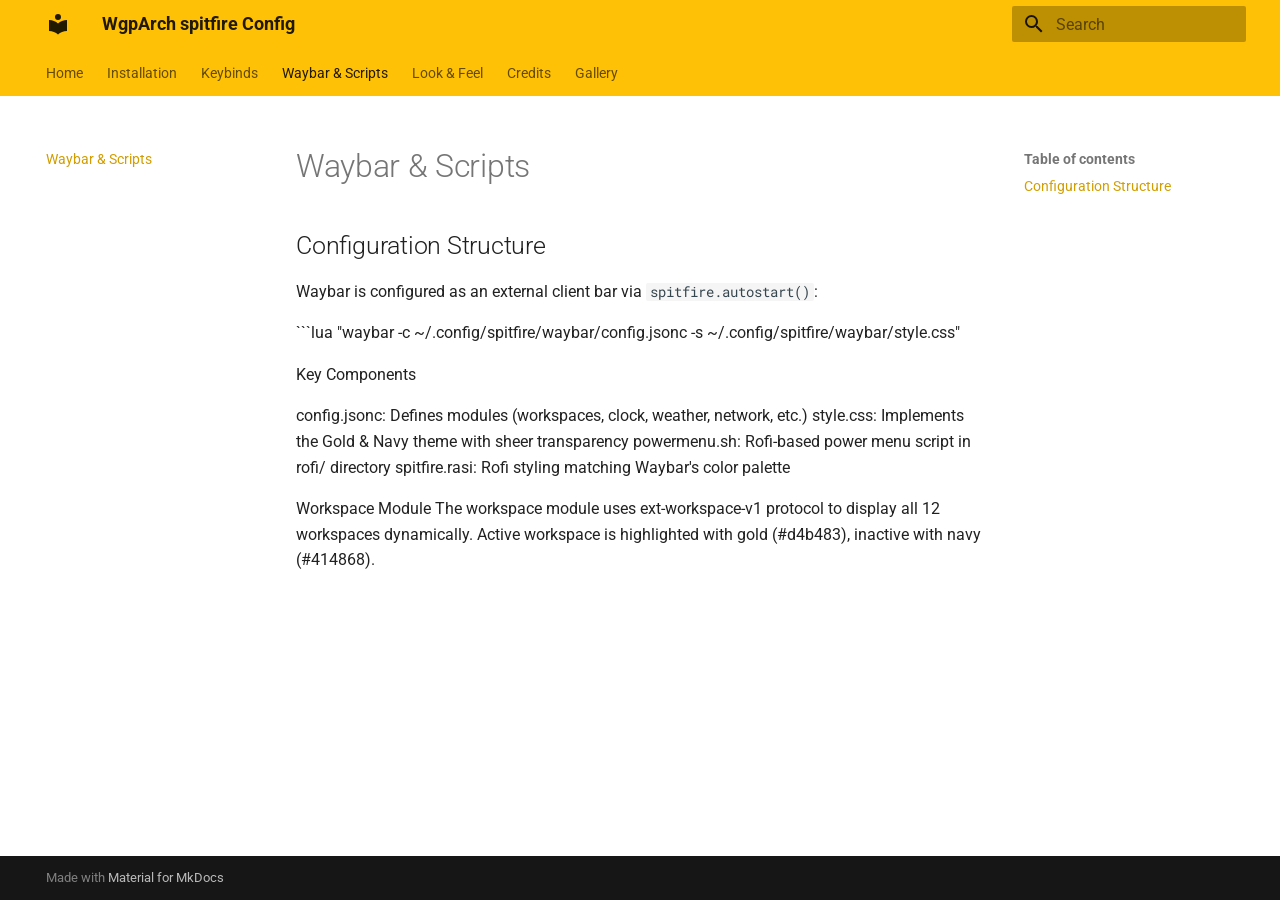
<file: waybar/index.html>
<!doctype html>
<html lang="en" class="no-js">
  <head>
    
      <meta charset="utf-8">
      <meta name="viewport" content="width=device-width,initial-scale=1">
      
      
      
        <link rel="canonical" href="https://wgparch.github.io/spitfire/waybar/">
      
      
        <link rel="prev" href="../keybinds/">
      
      
        <link rel="next" href="../theming/">
      
      
        
      
      
      <link rel="icon" href="../assets/images/favicon.png">
      <meta name="generator" content="mkdocs-1.6.1, mkdocs-material-9.8.0">
    
    
      
        <title>Waybar & Scripts - WgpArch spitfire Config</title>
      
    
    
      <link rel="stylesheet" href="../assets/stylesheets/main.57a0d79d.min.css">
      
        
        <link rel="stylesheet" href="../assets/stylesheets/palette.fb2fffe2.min.css">
      
      


    
    
      
    
    
      
        
        
        <link rel="preconnect" href="https://fonts.gstatic.com" crossorigin>
        <link rel="stylesheet" href="https://fonts.googleapis.com/css?family=Roboto:300,300i,400,400i,700,700i%7CRoboto+Mono:400,400i,700,700i&display=fallback">
        <style>:root{--md-text-font:"Roboto";--md-code-font:"Roboto Mono"}</style>
      
    
    
    <script>__md_scope=new URL("..",location),__md_hash=e=>[...e].reduce(((e,_)=>(e<<5)-e+_.charCodeAt(0)),0),__md_get=(e,_=localStorage,t=__md_scope)=>JSON.parse(_.getItem(t.pathname+"."+e)),__md_set=(e,_,t=localStorage,a=__md_scope)=>{try{t.setItem(a.pathname+"."+e,JSON.stringify(_))}catch(e){}}</script>
    
      

    
    
  </head>
  
  
    
    
    
    
    
    <body dir="ltr" data-md-color-scheme="default" data-md-color-primary="amber" data-md-color-accent="amber">
  
    
    <input class="md-toggle" data-md-toggle="drawer" type="checkbox" id="__drawer" autocomplete="off">
    <input class="md-toggle" data-md-toggle="search" type="checkbox" id="__search" autocomplete="off">
    <label class="md-overlay" for="__drawer"></label>
    <div data-md-component="skip">
      
        
        <a href="#waybar-scripts" class="md-skip">
          Skip to content
        </a>
      
    </div>
    <div data-md-component="announce">
      
    </div>
    
    
      

<header class="md-header" data-md-component="header">
  <nav class="md-header__inner md-grid" aria-label="Header">
    <a href=".." title="WgpArch spitfire Config" class="md-header__button md-logo" aria-label="WgpArch spitfire Config" data-md-component="logo">
      
  
  <svg xmlns="http://www.w3.org/2000/svg" viewBox="0 0 24 24"><path d="M12 8a3 3 0 0 0 3-3 3 3 0 0 0-3-3 3 3 0 0 0-3 3 3 3 0 0 0 3 3m0 3.54C9.64 9.35 6.5 8 3 8v11c3.5 0 6.64 1.35 9 3.54 2.36-2.19 5.5-3.54 9-3.54V8c-3.5 0-6.64 1.35-9 3.54"/></svg>

    </a>
    <label class="md-header__button md-icon" for="__drawer">
      
      <svg xmlns="http://www.w3.org/2000/svg" viewBox="0 0 24 24"><path d="M3 6h18v2H3zm0 5h18v2H3zm0 5h18v2H3z"/></svg>
    </label>
    <div class="md-header__title" data-md-component="header-title">
      <div class="md-header__ellipsis">
        <div class="md-header__topic">
          <span class="md-ellipsis">
            WgpArch spitfire Config
          </span>
        </div>
        <div class="md-header__topic" data-md-component="header-topic">
          <span class="md-ellipsis">
            
              Waybar & Scripts
            
          </span>
        </div>
      </div>
    </div>
    
      
    
    
    
    
      
      
        <label class="md-header__button md-icon" for="__search">
          
          <svg xmlns="http://www.w3.org/2000/svg" viewBox="0 0 24 24"><path d="M9.5 3A6.5 6.5 0 0 1 16 9.5c0 1.61-.59 3.09-1.56 4.23l.27.27h.79l5 5-1.5 1.5-5-5v-.79l-.27-.27A6.52 6.52 0 0 1 9.5 16 6.5 6.5 0 0 1 3 9.5 6.5 6.5 0 0 1 9.5 3m0 2C7 5 5 7 5 9.5S7 14 9.5 14 14 12 14 9.5 12 5 9.5 5"/></svg>
        </label>
        <div class="md-search" data-md-component="search" role="dialog">
  <label class="md-search__overlay" for="__search"></label>
  <div class="md-search__inner" role="search">
    <form class="md-search__form" name="search">
      <input type="text" class="md-search__input" name="query" aria-label="Search" placeholder="Search" autocapitalize="off" autocorrect="off" autocomplete="off" spellcheck="false" data-md-component="search-query" required>
      <label class="md-search__icon md-icon" for="__search">
        
        <svg xmlns="http://www.w3.org/2000/svg" viewBox="0 0 24 24"><path d="M9.5 3A6.5 6.5 0 0 1 16 9.5c0 1.61-.59 3.09-1.56 4.23l.27.27h.79l5 5-1.5 1.5-5-5v-.79l-.27-.27A6.52 6.52 0 0 1 9.5 16 6.5 6.5 0 0 1 3 9.5 6.5 6.5 0 0 1 9.5 3m0 2C7 5 5 7 5 9.5S7 14 9.5 14 14 12 14 9.5 12 5 9.5 5"/></svg>
        
        <svg xmlns="http://www.w3.org/2000/svg" viewBox="0 0 24 24"><path d="M20 11v2H8l5.5 5.5-1.42 1.42L4.16 12l7.92-7.92L13.5 5.5 8 11z"/></svg>
      </label>
      <nav class="md-search__options" aria-label="Search">
        
        <button type="reset" class="md-search__icon md-icon" title="Clear" aria-label="Clear" tabindex="-1">
          
          <svg xmlns="http://www.w3.org/2000/svg" viewBox="0 0 24 24"><path d="M19 6.41 17.59 5 12 10.59 6.41 5 5 6.41 10.59 12 5 17.59 6.41 19 12 13.41 17.59 19 19 17.59 13.41 12z"/></svg>
        </button>
      </nav>
      
    </form>
    <div class="md-search__output">
      <div class="md-search__scrollwrap" tabindex="0" data-md-scrollfix>
        <div class="md-search-result" data-md-component="search-result">
          <div class="md-search-result__meta">
            Initializing search
          </div>
          <ol class="md-search-result__list" role="presentation"></ol>
        </div>
      </div>
    </div>
  </div>
</div>
      
    
    
  </nav>
  
</header>
    
    <div class="md-container" data-md-component="container">
      
      
        
          
            
<nav class="md-tabs" aria-label="Tabs" data-md-component="tabs">
  <div class="md-grid">
    <ul class="md-tabs__list">
      
        
  
  
  
  
    <li class="md-tabs__item">
      <a href=".." class="md-tabs__link">
        
  
  
    
  
  Home

      </a>
    </li>
  

      
        
  
  
  
  
    <li class="md-tabs__item">
      <a href="../installation/" class="md-tabs__link">
        
  
  
    
  
  Installation

      </a>
    </li>
  

      
        
  
  
  
  
    <li class="md-tabs__item">
      <a href="../keybinds/" class="md-tabs__link">
        
  
  
    
  
  Keybinds

      </a>
    </li>
  

      
        
  
  
  
    
  
  
    <li class="md-tabs__item md-tabs__item--active">
      <a href="./" class="md-tabs__link">
        
  
  
    
  
  Waybar & Scripts

      </a>
    </li>
  

      
        
  
  
  
  
    <li class="md-tabs__item">
      <a href="../theming/" class="md-tabs__link">
        
  
  
    
  
  Look & Feel

      </a>
    </li>
  

      
        
  
  
  
  
    <li class="md-tabs__item">
      <a href="../credits/" class="md-tabs__link">
        
  
  
    
  
  Credits

      </a>
    </li>
  

      
        
  
  
  
  
    <li class="md-tabs__item">
      <a href="../gallery/" class="md-tabs__link">
        
  
  
    
  
  Gallery

      </a>
    </li>
  

      
    </ul>
  </div>
</nav>
          
        
      
      <main class="md-main" data-md-component="main">
        <div class="md-main__inner md-grid">
          
            
              
              <div class="md-sidebar md-sidebar--primary" data-md-component="sidebar" data-md-type="navigation" >
                <div class="md-sidebar__scrollwrap">
                  <div class="md-sidebar__inner">
                    


  


<nav class="md-nav md-nav--primary md-nav--lifted" aria-label="Navigation" data-md-level="0">
  <label class="md-nav__title" for="__drawer">
    <a href=".." title="WgpArch spitfire Config" class="md-nav__button md-logo" aria-label="WgpArch spitfire Config" data-md-component="logo">
      
  
  <svg xmlns="http://www.w3.org/2000/svg" viewBox="0 0 24 24"><path d="M12 8a3 3 0 0 0 3-3 3 3 0 0 0-3-3 3 3 0 0 0-3 3 3 3 0 0 0 3 3m0 3.54C9.64 9.35 6.5 8 3 8v11c3.5 0 6.64 1.35 9 3.54 2.36-2.19 5.5-3.54 9-3.54V8c-3.5 0-6.64 1.35-9 3.54"/></svg>

    </a>
    WgpArch spitfire Config
  </label>
  
  <ul class="md-nav__list" data-md-scrollfix>
    
      
      
  
  
  
  
    <li class="md-nav__item">
      <a href=".." class="md-nav__link">
        
  
  
  <span class="md-ellipsis">
    
  
    Home
  

    
  </span>
  
  

      </a>
    </li>
  

    
      
      
  
  
  
  
    <li class="md-nav__item">
      <a href="../installation/" class="md-nav__link">
        
  
  
  <span class="md-ellipsis">
    
  
    Installation
  

    
  </span>
  
  

      </a>
    </li>
  

    
      
      
  
  
  
  
    <li class="md-nav__item">
      <a href="../keybinds/" class="md-nav__link">
        
  
  
  <span class="md-ellipsis">
    
  
    Keybinds
  

    
  </span>
  
  

      </a>
    </li>
  

    
      
      
  
  
    
  
  
  
    <li class="md-nav__item md-nav__item--active">
      
      <input class="md-nav__toggle md-toggle" type="checkbox" id="__toc">
      
      
        
      
      
        <label class="md-nav__link md-nav__link--active" for="__toc">
          
  
  
  <span class="md-ellipsis">
    
  
    Waybar & Scripts
  

    
  </span>
  
  

          <span class="md-nav__icon md-icon"></span>
        </label>
      
      <a href="./" class="md-nav__link md-nav__link--active">
        
  
  
  <span class="md-ellipsis">
    
  
    Waybar & Scripts
  

    
  </span>
  
  

      </a>
      
        

<nav class="md-nav md-nav--secondary" aria-label="Table of contents">
  
  
  
    
  
  
    <label class="md-nav__title" for="__toc">
      <span class="md-nav__icon md-icon"></span>
      Table of contents
    </label>
    <ul class="md-nav__list" data-md-component="toc" data-md-scrollfix>
      
        <li class="md-nav__item">
  <a href="#configuration-structure" class="md-nav__link">
    <span class="md-ellipsis">
      
        Configuration Structure
      
    </span>
  </a>
  
</li>
      
    </ul>
  
</nav>
      
    </li>
  

    
      
      
  
  
  
  
    <li class="md-nav__item">
      <a href="../theming/" class="md-nav__link">
        
  
  
  <span class="md-ellipsis">
    
  
    Look & Feel
  

    
  </span>
  
  

      </a>
    </li>
  

    
      
      
  
  
  
  
    <li class="md-nav__item">
      <a href="../credits/" class="md-nav__link">
        
  
  
  <span class="md-ellipsis">
    
  
    Credits
  

    
  </span>
  
  

      </a>
    </li>
  

    
      
      
  
  
  
  
    <li class="md-nav__item">
      <a href="../gallery/" class="md-nav__link">
        
  
  
  <span class="md-ellipsis">
    
  
    Gallery
  

    
  </span>
  
  

      </a>
    </li>
  

    
  </ul>
</nav>
                  </div>
                </div>
              </div>
            
            
              
              <div class="md-sidebar md-sidebar--secondary" data-md-component="sidebar" data-md-type="toc" >
                <div class="md-sidebar__scrollwrap">
                  <div class="md-sidebar__inner">
                    

<nav class="md-nav md-nav--secondary" aria-label="Table of contents">
  
  
  
    
  
  
    <label class="md-nav__title" for="__toc">
      <span class="md-nav__icon md-icon"></span>
      Table of contents
    </label>
    <ul class="md-nav__list" data-md-component="toc" data-md-scrollfix>
      
        <li class="md-nav__item">
  <a href="#configuration-structure" class="md-nav__link">
    <span class="md-ellipsis">
      
        Configuration Structure
      
    </span>
  </a>
  
</li>
      
    </ul>
  
</nav>
                  </div>
                </div>
              </div>
            
          
          
            <div class="md-content" data-md-component="content">
              
              <article class="md-content__inner md-typeset">
                
                  



<h1 id="waybar-scripts">Waybar &amp; Scripts</h1>
<h2 id="configuration-structure">Configuration Structure</h2>
<p>Waybar is configured as an external client bar via <code>spitfire.autostart()</code>:</p>
<p>```lua
"waybar -c ~/.config/spitfire/waybar/config.jsonc -s ~/.config/spitfire/waybar/style.css"</p>
<p>Key Components</p>
<p>config.jsonc: Defines modules (workspaces, clock, weather, network, etc.)
style.css: Implements the Gold &amp; Navy theme with sheer transparency
powermenu.sh: Rofi-based power menu script in rofi/ directory
spitfire.rasi: Rofi styling matching Waybar's color palette</p>
<p>Workspace Module
The workspace module uses ext-workspace-v1 protocol to display all 12 workspaces dynamically. Active workspace is highlighted with gold (#d4b483), inactive with navy (#414868).</p>












                
              </article>
            </div>
          
          
<script>var target=document.getElementById(location.hash.slice(1));target&&target.name&&(target.checked=target.name.startsWith("__tabbed_"))</script>
        </div>
        
      </main>
      
        <footer class="md-footer">
  
  <div class="md-footer-meta md-typeset">
    <div class="md-footer-meta__inner md-grid">
      <div class="md-copyright">
  
  
    Made with
    <a href="https://squidfunk.github.io/mkdocs-material/" target="_blank" rel="noopener">
      Material for MkDocs
    </a>
  
</div>
      
    </div>
  </div>
</footer>
      
    </div>
    <div class="md-dialog" data-md-component="dialog">
      <div class="md-dialog__inner md-typeset"></div>
    </div>
    
    
    
      
      
      <script id="__config" type="application/json">{"annotate": null, "base": "..", "features": ["navigation.tabs", "navigation.expand"], "search": "../assets/javascripts/workers/search.a7633da7.min.js", "tags": null, "translations": {"clipboard.copied": "Copied to clipboard", "clipboard.copy": "Copy to clipboard", "search.result.more.one": "1 more on this page", "search.result.more.other": "# more on this page", "search.result.none": "No matching documents", "search.result.one": "1 matching document", "search.result.other": "# matching documents", "search.result.placeholder": "Type to start searching", "search.result.term.missing": "Missing", "select.version": "Select version"}, "version": null}</script>
    
    
      <script src="../assets/javascripts/bundle.c21346df.min.js"></script>
      
    
  </body>
</html>
</file>
<file: assets/stylesheets/main.57a0d79d.min.css>
@charset "UTF-8";html{box-sizing:border-box;-webkit-text-size-adjust:none;-moz-text-size-adjust:none;text-size-adjust:none}*,:after,:before{box-sizing:inherit}@media(prefers-reduced-motion){*,:after,:before{transition:none!important}}body{margin:0;-webkit-font-smoothing:antialiased;-moz-osx-font-smoothing:grayscale;--md-text-font-family:var(--md-text-font, _),
    -apple-system, BlinkMacSystemFont, Helvetica, Arial, sans-serif;--md-code-font-family:var(--md-code-font, _),
    SFMono-Regular, Consolas, Menlo, monospace}.md-typeset code:not(.focus-visible),a,button,input,label{-webkit-tap-highlight-color:transparent}a{color:inherit;text-decoration:none}hr{box-sizing:initial;display:block;height:.05rem;padding:0;overflow:visible;border:0}small{font-size:80%}sub,sup{line-height:1em}img{border-style:none}table{border-spacing:0;border-collapse:initial}td,th{font-weight:400;vertical-align:top}button{padding:0;margin:0;font-family:inherit;font-size:inherit;background:#0000;border:0}input{border:0;outline:none}:root{--md-primary-fg-color:#4051b5;--md-primary-fg-color--light:#5d6cc0;--md-primary-fg-color--dark:#303fa1;--md-primary-bg-color:#fff;--md-primary-bg-color--light:#ffffffb3;--md-accent-fg-color:#526cfe;--md-accent-fg-color--transparent:#526cfe1a;--md-accent-bg-color:#fff;--md-accent-bg-color--light:#ffffffb3;--md-typeset-table-sort-icon:url("data:image/svg+xml;charset=utf-8,<svg xmlns='http://www.w3.org/2000/svg' viewBox='0 0 24 24'><path d='m18 21-4-4h3V7h-3l4-4 4 4h-3v10h3M2 19v-2h10v2M2 13v-2h7v2M2 7V5h4v2z'/></svg>");--md-typeset-table-sort-icon--asc:url("data:image/svg+xml;charset=utf-8,<svg xmlns='http://www.w3.org/2000/svg' viewBox='0 0 24 24'><path d='M19 17h3l-4 4-4-4h3V3h2M2 17h10v2H2M6 5v2H2V5m0 6h7v2H2z'/></svg>");--md-typeset-table-sort-icon--desc:url("data:image/svg+xml;charset=utf-8,<svg xmlns='http://www.w3.org/2000/svg' viewBox='0 0 24 24'><path d='M19 7h3l-4-4-4 4h3v14h2M2 17h10v2H2M6 5v2H2V5m0 6h7v2H2z'/></svg>")}[data-md-color-scheme=default]{color-scheme:light}[data-md-color-scheme=default] img[src$="#gh-dark-mode-only"],[data-md-color-scheme=default] img[src$="#only-dark"]{display:none}:root,[data-md-color-scheme=default]{--md-hue:225deg;--md-default-fg-color:#000000de;--md-default-fg-color--light:#0000008a;--md-default-fg-color--lighter:#00000052;--md-default-fg-color--lightest:#00000012;--md-default-bg-color:#fff;--md-default-bg-color--light:#ffffffb3;--md-default-bg-color--lighter:#ffffff4d;--md-default-bg-color--lightest:#ffffff1f;--md-code-fg-color:#36464e;--md-code-bg-color:#f5f5f5;--md-code-bg-color--light:#f5f5f5b3;--md-code-bg-color--lighter:#f5f5f54d;--md-code-hl-color:#4287ff;--md-code-hl-color--light:#4287ff1a;--md-code-hl-number-color:#d52a2a;--md-code-hl-special-color:#db1457;--md-code-hl-function-color:#a846b9;--md-code-hl-constant-color:#6e59d9;--md-code-hl-keyword-color:#3f6ec6;--md-code-hl-string-color:#1c7d4d;--md-code-hl-name-color:var(--md-code-fg-color);--md-code-hl-operator-color:var(--md-default-fg-color--light);--md-code-hl-punctuation-color:var(--md-default-fg-color--light);--md-code-hl-comment-color:var(--md-default-fg-color--light);--md-code-hl-generic-color:var(--md-default-fg-color--light);--md-code-hl-variable-color:var(--md-default-fg-color--light);--md-typeset-color:var(--md-default-fg-color);--md-typeset-a-color:var(--md-primary-fg-color);--md-typeset-del-color:#f5503d26;--md-typeset-ins-color:#0bd57026;--md-typeset-kbd-color:#fafafa;--md-typeset-kbd-accent-color:#fff;--md-typeset-kbd-border-color:#b8b8b8;--md-typeset-mark-color:#ffff0080;--md-typeset-table-color:#0000001f;--md-typeset-table-color--light:#00000009;--md-admonition-fg-color:var(--md-default-fg-color);--md-admonition-bg-color:var(--md-default-bg-color);--md-warning-fg-color:#000000de;--md-warning-bg-color:#ff9;--md-footer-fg-color:#fff;--md-footer-fg-color--light:#ffffffb3;--md-footer-fg-color--lighter:#ffffff73;--md-footer-bg-color:#000000de;--md-footer-bg-color--dark:#00000052;--md-shadow-z1:0 0.2rem 0.5rem #0000000d,
    0 0 0.05rem #0000001a;--md-shadow-z2:0 0.2rem 0.5rem #0000001a,
    0 0 0.05rem #00000040;--md-shadow-z3:0 0.2rem 0.5rem #0003,
    0 0 0.05rem #00000059}.md-icon svg{display:block;width:1.2rem;height:1.2rem;fill:currentcolor}aside,body,input{font-family:var(--md-text-font-family);font-feature-settings:"kern","liga";color:var(--md-typeset-color)}code,kbd,pre{font-family:var(--md-code-font-family);font-feature-settings:"kern"}.md-typeset{font-size:.8rem;line-height:1.6;overflow-wrap:break-word;-webkit-print-color-adjust:exact;color-adjust:exact}@media print{.md-typeset{font-size:.68rem}.md-typeset code,.md-typeset kbd,.md-typeset pre{white-space:pre-wrap}}.md-typeset blockquote,.md-typeset dl,.md-typeset figure,.md-typeset ol,.md-typeset pre,.md-typeset ul{margin-top:1em;margin-bottom:1em}.md-typeset h1{margin:0 0 1.25em;font-size:2em;line-height:1.3;color:var(--md-default-fg-color--light)}.md-typeset h1,.md-typeset h2{font-weight:300;letter-spacing:-.01em}.md-typeset h2{margin:1.6em 0 .64em;font-size:1.5625em;line-height:1.4}.md-typeset h3{margin:1.6em 0 .8em;font-size:1.25em;font-weight:400;line-height:1.5;letter-spacing:-.01em}.md-typeset h2+h3{margin-top:.8em}.md-typeset h4{margin:1em 0;font-weight:700;letter-spacing:-.01em}.md-typeset h5,.md-typeset h6{margin:1.25em 0;font-size:.8em;font-weight:700;color:var(--md-default-fg-color--light);letter-spacing:-.01em}.md-typeset h5{text-transform:uppercase}.md-typeset h5 code{text-transform:none}.md-typeset hr{display:flow-root;margin:1.5em 0;border-bottom:.05rem solid var(--md-default-fg-color--lightest)}.md-typeset a{color:var(--md-typeset-a-color);word-break:break-word}.md-typeset a,.md-typeset a:before{transition:color 125ms}.md-typeset a:focus,.md-typeset a:hover{color:var(--md-accent-fg-color)}.md-typeset a:focus code,.md-typeset a:hover code{color:var(--md-accent-fg-color);background-color:var(--md-accent-fg-color--transparent)}.md-typeset a code{color:var(--md-typeset-a-color)}.md-typeset a.focus-visible{outline-color:var(--md-accent-fg-color);outline-offset:.2rem}.md-typeset code,.md-typeset kbd,.md-typeset pre{font-variant-ligatures:none;color:var(--md-code-fg-color);direction:ltr;transition:background-color 125ms}.md-typeset code{padding:0 .2941176471em;font-size:.85em;word-break:break-word;background-color:var(--md-code-bg-color);border-radius:.1rem;-webkit-box-decoration-break:clone;box-decoration-break:clone;transition:color 125ms,background-color 125ms}.md-typeset code:not(.focus-visible){outline:none}.md-typeset pre{position:relative;display:flow-root;line-height:1.4}.md-typeset pre>code{display:block;padding:.7720588235em 1.1764705882em;margin:0;overflow:auto;word-break:normal;touch-action:auto;scrollbar-color:var(--md-default-fg-color--lighter) #0000;scrollbar-width:thin;outline-color:var(--md-accent-fg-color);box-shadow:none;-webkit-box-decoration-break:slice;box-decoration-break:slice}.md-typeset pre>code:hover{scrollbar-color:var(--md-accent-fg-color) #0000}.md-typeset pre>code::-webkit-scrollbar{width:.2rem;height:.2rem}.md-typeset pre>code::-webkit-scrollbar-thumb{background-color:var(--md-default-fg-color--lighter)}.md-typeset pre>code::-webkit-scrollbar-thumb:hover{background-color:var(--md-accent-fg-color)}.md-typeset kbd{display:inline-block;padding:0 .6666666667em;font-size:.75em;color:var(--md-default-fg-color);word-break:break-word;vertical-align:text-top;background-color:var(--md-typeset-kbd-color);border-radius:.1rem;box-shadow:0 .1rem 0 .05rem var(--md-typeset-kbd-border-color),0 .1rem 0 var(--md-typeset-kbd-border-color),0 -.1rem .2rem var(--md-typeset-kbd-accent-color) inset}.md-typeset mark{color:inherit;word-break:break-word;background-color:var(--md-typeset-mark-color);-webkit-box-decoration-break:clone;box-decoration-break:clone}.md-typeset abbr{text-decoration:none;cursor:help}.md-typeset [data-preview],.md-typeset abbr{border-bottom:.05rem dotted var(--md-default-fg-color--light)}.md-typeset small{opacity:.75}[dir=ltr] .md-typeset sub,[dir=ltr] .md-typeset sup{margin-left:.078125em}[dir=rtl] .md-typeset sub,[dir=rtl] .md-typeset sup{margin-right:.078125em}[dir=ltr] .md-typeset blockquote{padding-left:.6rem;border-left:.2rem solid var(--md-default-fg-color--lighter)}[dir=rtl] .md-typeset blockquote{padding-right:.6rem;border-right:.2rem solid var(--md-default-fg-color--lighter)}.md-typeset blockquote{margin-left:0;margin-right:0;color:var(--md-default-fg-color--light)}.md-typeset ul{list-style-type:disc}.md-typeset ul[type]{list-style-type:revert-layer}[dir=ltr] .md-typeset ol,[dir=ltr] .md-typeset ol li ol,[dir=ltr] .md-typeset ol li ul,[dir=ltr] .md-typeset ul,[dir=ltr] .md-typeset ul li ol,[dir=ltr] .md-typeset ul li ul{margin-left:.625em}[dir=rtl] .md-typeset ol,[dir=rtl] .md-typeset ol li ol,[dir=rtl] .md-typeset ol li ul,[dir=rtl] .md-typeset ul,[dir=rtl] .md-typeset ul li ol,[dir=rtl] .md-typeset ul li ul{margin-right:.625em}.md-typeset ol,.md-typeset ul{padding:0}.md-typeset ol:not([hidden]),.md-typeset ul:not([hidden]){display:flow-root}.md-typeset ol ol,.md-typeset ul ol{list-style-type:lower-alpha}.md-typeset ol ol ol,.md-typeset ul ol ol{list-style-type:lower-roman}.md-typeset ol ol ol ol,.md-typeset ul ol ol ol{list-style-type:upper-alpha}.md-typeset ol ol ol ol ol,.md-typeset ul ol ol ol ol{list-style-type:upper-roman}.md-typeset ol[type],.md-typeset ul[type]{list-style-type:revert-layer}[dir=ltr] .md-typeset ol li,[dir=ltr] .md-typeset ul li{margin-left:1.25em}[dir=rtl] .md-typeset ol li,[dir=rtl] .md-typeset ul li{margin-right:1.25em}.md-typeset ol li,.md-typeset ul li{margin-bottom:.5em}.md-typeset ol li blockquote,.md-typeset ol li p,.md-typeset ul li blockquote,.md-typeset ul li p{margin:.5em 0}.md-typeset ol li:last-child,.md-typeset ul li:last-child{margin-bottom:0}.md-typeset ol li ol,.md-typeset ol li ul,.md-typeset ul li ol,.md-typeset ul li ul{margin-top:.5em;margin-bottom:.5em}[dir=ltr] .md-typeset dd{margin-left:1.875em}[dir=rtl] .md-typeset dd{margin-right:1.875em}.md-typeset dd{margin-top:1em;margin-bottom:1.5em}.md-typeset img,.md-typeset svg,.md-typeset video{max-width:100%;height:auto}.md-typeset img[align=left]{margin:1em 1em 1em 0}.md-typeset img[align=right]{margin:1em 0 1em 1em}.md-typeset img[align]:only-child{margin-top:0}.md-typeset figure{display:flow-root;width:fit-content;max-width:100%;margin:1em auto;text-align:center}.md-typeset figure img{display:block;margin:0 auto}.md-typeset figcaption{max-width:24rem;margin:1em auto;font-style:italic}.md-typeset iframe{max-width:100%}.md-typeset table:not([class]){display:inline-block;max-width:100%;overflow:auto;font-size:.64rem;touch-action:auto;background-color:var(--md-default-bg-color);border:.05rem solid var(--md-typeset-table-color);border-radius:.1rem}@media print{.md-typeset table:not([class]){display:table}}.md-typeset table:not([class])+*{margin-top:1.5em}.md-typeset table:not([class]) td>:first-child,.md-typeset table:not([class]) th>:first-child{margin-top:0}.md-typeset table:not([class]) td>:last-child,.md-typeset table:not([class]) th>:last-child{margin-bottom:0}.md-typeset table:not([class]) td:not([align]),.md-typeset table:not([class]) th:not([align]){text-align:left}[dir=rtl] .md-typeset table:not([class]) td:not([align]),[dir=rtl] .md-typeset table:not([class]) th:not([align]){text-align:right}.md-typeset table:not([class]) th{min-width:5rem;padding:.9375em 1.25em;font-weight:700;vertical-align:top}.md-typeset table:not([class]) td{padding:.9375em 1.25em;vertical-align:top;border-top:.05rem solid var(--md-typeset-table-color)}.md-typeset table:not([class]) tbody tr{transition:background-color 125ms}.md-typeset table:not([class]) tbody tr:hover{background-color:var(--md-typeset-table-color--light);box-shadow:0 .05rem 0 var(--md-default-bg-color) inset}.md-typeset table:not([class]) a{word-break:normal}.md-typeset table th[role=columnheader]{cursor:pointer}[dir=ltr] .md-typeset table th[role=columnheader]:after{margin-left:.5em}[dir=rtl] .md-typeset table th[role=columnheader]:after{margin-right:.5em}.md-typeset table th[role=columnheader]:after{display:inline-block;width:1.2em;height:1.2em;vertical-align:text-bottom;content:"";-webkit-mask-image:var(--md-typeset-table-sort-icon);mask-image:var(--md-typeset-table-sort-icon);-webkit-mask-repeat:no-repeat;mask-repeat:no-repeat;-webkit-mask-size:contain;mask-size:contain;transition:background-color 125ms}.md-typeset table th[role=columnheader]:hover:after{background-color:var(--md-default-fg-color--lighter)}.md-typeset table th[role=columnheader][aria-sort=ascending]:after{background-color:var(--md-default-fg-color--light);-webkit-mask-image:var(--md-typeset-table-sort-icon--asc);mask-image:var(--md-typeset-table-sort-icon--asc)}.md-typeset table th[role=columnheader][aria-sort=descending]:after{background-color:var(--md-default-fg-color--light);-webkit-mask-image:var(--md-typeset-table-sort-icon--desc);mask-image:var(--md-typeset-table-sort-icon--desc)}.md-typeset__scrollwrap{margin:1em -.8rem;overflow-x:auto;touch-action:auto}.md-typeset__table{display:inline-block;padding:0 .8rem;margin-bottom:.5em}@media print{.md-typeset__table{display:block}}html .md-typeset__table table{display:table;width:100%;margin:0;overflow:hidden}@media screen and (max-width:44.984375em){.md-content__inner>pre{margin:1em -.8rem}.md-content__inner>pre code{border-radius:0}}.md-typeset .md-author{position:relative;display:block;flex-shrink:0;width:1.6rem;height:1.6rem;overflow:hidden;border-radius:100%;transition:color 125ms,transform 125ms}.md-typeset .md-author img{display:block}.md-typeset .md-author--more{font-size:.6rem;font-weight:700;line-height:1.6rem;color:var(--md-default-fg-color--lighter);text-align:center;background:var(--md-default-fg-color--lightest)}.md-typeset .md-author--long{width:2.4rem;height:2.4rem}.md-typeset a.md-author{transform:scale(1)}.md-typeset a.md-author img{filter:grayscale(100%) opacity(75%);border-radius:100%;transition:filter 125ms}.md-typeset a.md-author:focus,.md-typeset a.md-author:hover{z-index:1;transform:scale(1.1)}.md-typeset a.md-author:focus img,.md-typeset a.md-author:hover img{filter:grayscale(0)}.md-banner{overflow:auto;color:var(--md-footer-fg-color);background-color:var(--md-footer-bg-color)}@media print{.md-banner{display:none}}.md-banner--warning{color:var(--md-warning-fg-color);background-color:var(--md-warning-bg-color)}.md-banner__inner{padding:0 .8rem;margin:.6rem auto;font-size:.7rem}[dir=ltr] .md-banner__button{float:right}[dir=rtl] .md-banner__button{float:left}.md-banner__button{color:inherit;cursor:pointer;transition:opacity .25s}.no-js .md-banner__button{display:none}.md-banner__button:hover{opacity:.7}html{height:100%;overflow-x:hidden;font-size:125%}@media screen and (min-width:100em){html{font-size:137.5%}}@media screen and (min-width:125em){html{font-size:150%}}body{position:relative;display:flex;flex-direction:column;width:100%;min-height:100%;font-size:.5rem;background-color:var(--md-default-bg-color)}@media print{body{display:block}}@media screen and (max-width:59.984375em){body[data-md-scrolllock]{position:fixed}}.md-grid{max-width:61rem;margin-left:auto;margin-right:auto}.md-container{display:flex;flex-grow:1;flex-direction:column}@media print{.md-container{display:block}}.md-main{flex-grow:1}.md-main__inner{display:flex;height:100%;margin-top:1.5rem}.md-ellipsis{overflow:hidden;text-overflow:ellipsis}.md-toggle{display:none}.md-option{position:absolute;width:0;height:0;opacity:0}.md-option:checked+label:not([hidden]){display:block}.md-option.focus-visible+label{outline-style:auto;outline-color:var(--md-accent-fg-color)}.md-skip{position:fixed;z-index:-1;padding:.3rem .5rem;margin:.5rem;font-size:.64rem;color:var(--md-default-bg-color);background-color:var(--md-default-fg-color);border-radius:.1rem;outline-color:var(--md-accent-fg-color);opacity:0;transform:translateY(.4rem)}.md-skip:focus{z-index:10;opacity:1;transition:transform .25s cubic-bezier(.4,0,.2,1),opacity 175ms 75ms;transform:translateY(0)}@page{margin:25mm}:root{--md-clipboard-icon:url("data:image/svg+xml;charset=utf-8,<svg xmlns='http://www.w3.org/2000/svg' viewBox='0 0 24 24'><path d='M19 21H8V7h11m0-2H8a2 2 0 0 0-2 2v14a2 2 0 0 0 2 2h11a2 2 0 0 0 2-2V7a2 2 0 0 0-2-2m-3-4H4a2 2 0 0 0-2 2v14h2V3h12z'/></svg>");--md-code-select-icon:url("data:image/svg+xml;charset=utf-8,<svg xmlns='http://www.w3.org/2000/svg' viewBox='0 0 24 24'><path d='M19 19h-4v2h4c1.1 0 2-.9 2-2v-4h-2m0-12h-4v2h4v4h2V5c0-1.1-.9-2-2-2M5 5h4V3H5c-1.1 0-2 .9-2 2v4h2m0 6H3v4c0 1.1.9 2 2 2h4v-2H5zm2-4h2v2H7zm4 0h2v2h-2zm4 0h2v2h-2zM7 7h2v2H7zm4 0h2v2h-2zm4 0h2v2h-2zm-8 8h2v2H7zm4 0h2v2h-2zm4 0h2v2h-2z'/></svg>");--md-code-copy-icon:url("data:image/svg+xml;charset=utf-8,<svg xmlns='http://www.w3.org/2000/svg' viewBox='0 0 24 24'><path d='M19 21H8V7h11m0-2H8a2 2 0 0 0-2 2v14a2 2 0 0 0 2 2h11a2 2 0 0 0 2-2V7a2 2 0 0 0-2-2m-3-4H4a2 2 0 0 0-2 2v14h2V3h12z'/></svg>")}.md-clipboard{z-index:1;width:1.5em;height:1.5em;color:var(--md-default-fg-color--lightest);cursor:pointer;border-radius:.1rem;outline-color:var(--md-accent-fg-color);outline-offset:.1rem;transition:color .25s}@media print{.md-clipboard{display:none}}.md-clipboard:not(.focus-visible){outline:none;-webkit-tap-highlight-color:transparent}:hover>.md-clipboard{color:var(--md-default-fg-color--light)}.md-clipboard:focus,.md-clipboard:hover{color:var(--md-accent-fg-color)}.md-clipboard:after{display:block;width:1.125em;height:1.125em;margin:0 auto;content:"";background-color:currentcolor;-webkit-mask-image:var(--md-clipboard-icon);mask-image:var(--md-clipboard-icon);-webkit-mask-repeat:no-repeat;mask-repeat:no-repeat;-webkit-mask-position:center;mask-position:center;-webkit-mask-size:contain;mask-size:contain}.md-clipboard--inline{cursor:pointer}.md-clipboard--inline code{transition:color .25s,background-color .25s}.md-clipboard--inline:focus code,.md-clipboard--inline:hover code{color:var(--md-accent-fg-color);background-color:var(--md-accent-fg-color--transparent)}.md-typeset .md-code__content{display:grid}.md-code__nav{position:absolute;top:.25em;right:.25em;z-index:1;display:flex;gap:.2rem;padding:.2rem;background-color:var(--md-code-bg-color--lighter);border-radius:.1rem;transition:background-color .25s}:hover>.md-code__nav{background-color:var(--md-code-bg-color--light)}.md-code__button{display:block;width:1.5em;height:1.5em;color:var(--md-default-fg-color--lightest);cursor:pointer;outline-color:var(--md-accent-fg-color);outline-offset:.1rem;transition:color .25s}:hover>*>.md-code__button{color:var(--md-default-fg-color--light)}.md-code__button.focus-visible,.md-code__button:hover{color:var(--md-accent-fg-color)}.md-code__button--active{color:var(--md-default-fg-color)!important}.md-code__button:after{display:block;width:1.125em;height:1.125em;margin:0 auto;content:"";background-color:currentcolor;-webkit-mask-repeat:no-repeat;mask-repeat:no-repeat;-webkit-mask-position:center;mask-position:center;-webkit-mask-size:contain;mask-size:contain}.md-code__button[data-md-type=select]:after{-webkit-mask-image:var(--md-code-select-icon);mask-image:var(--md-code-select-icon)}.md-code__button[data-md-type=copy]:after{-webkit-mask-image:var(--md-code-copy-icon);mask-image:var(--md-code-copy-icon)}@keyframes consent{0%{opacity:0;transform:translateY(100%)}to{opacity:1;transform:translateY(0)}}@keyframes overlay{0%{opacity:0}to{opacity:1}}.md-consent__overlay{position:fixed;top:0;z-index:5;width:100%;height:100%;background-color:#0000008a;-webkit-backdrop-filter:blur(.1rem);backdrop-filter:blur(.1rem);opacity:1;animation:overlay .25s both}.md-consent__inner{position:fixed;bottom:0;z-index:5;width:100%;max-height:100%;padding:0;overflow:auto;background-color:var(--md-default-bg-color);border:0;border-radius:.1rem;box-shadow:0 0 .2rem #0000001a,0 .2rem .4rem #0003;animation:consent .5s cubic-bezier(.1,.7,.1,1) both}.md-consent__form{padding:.8rem}.md-consent__settings{display:none;margin:1em 0}input:checked+.md-consent__settings{display:block}.md-consent__controls{margin-bottom:.8rem}.md-typeset .md-consent__controls .md-button{display:inline}@media screen and (max-width:44.984375em){.md-typeset .md-consent__controls .md-button{display:block;width:100%;margin-top:.4rem;text-align:center}}.md-consent label{cursor:pointer}.md-content{flex-grow:1;min-width:0}.md-content__inner{padding-top:.6rem;margin:0 .8rem 1.2rem}@media screen and (min-width:76.25em){[dir=ltr] .md-sidebar--primary:not([hidden])~.md-content>.md-content__inner,[dir=rtl] .md-sidebar--secondary:not([hidden])~.md-content>.md-content__inner{margin-left:1.2rem}[dir=ltr] .md-sidebar--secondary:not([hidden])~.md-content>.md-content__inner,[dir=rtl] .md-sidebar--primary:not([hidden])~.md-content>.md-content__inner{margin-right:1.2rem}}.md-content__inner:before{display:block;height:.4rem;content:""}.md-content__inner>:last-child{margin-bottom:0}[dir=ltr] .md-content__button{float:right;margin-left:.4rem}[dir=rtl] .md-content__button{float:left;margin-right:.4rem}.md-content__button{padding:0;margin:.4rem 0}@media print{.md-content__button{display:none}}.md-typeset .md-content__button{color:var(--md-default-fg-color--lighter)}.md-content__button svg{display:inline;vertical-align:top}[dir=rtl] .md-content__button svg{transform:scaleX(-1)}[dir=ltr] .md-dialog{right:.8rem}[dir=rtl] .md-dialog{left:.8rem}.md-dialog{position:fixed;bottom:.8rem;z-index:4;min-width:11.1rem;padding:.4rem .6rem;pointer-events:none;background-color:var(--md-default-fg-color);border-radius:.1rem;box-shadow:var(--md-shadow-z3);opacity:0;transition:transform 0s .4s,opacity .4s;transform:translateY(100%)}@media print{.md-dialog{display:none}}.md-dialog--active{pointer-events:auto;opacity:1;transition:transform .4s cubic-bezier(.075,.85,.175,1),opacity .4s;transform:translateY(0)}.md-dialog__inner{font-size:.7rem;color:var(--md-default-bg-color)}.md-feedback{margin:2em 0 1em;text-align:center}.md-feedback fieldset{padding:0;margin:0;border:none}.md-feedback__title{margin:1em auto;font-weight:700}.md-feedback__inner{position:relative}.md-feedback__list{position:relative;display:flex;flex-wrap:wrap;place-content:baseline center}.md-feedback__list:hover .md-icon:not(:disabled){color:var(--md-default-fg-color--lighter)}:disabled .md-feedback__list{min-height:1.8rem}.md-feedback__icon{flex-shrink:0;margin:0 .1rem;color:var(--md-default-fg-color--light);cursor:pointer;transition:color 125ms}.md-feedback__icon:not(:disabled).md-icon:hover{color:var(--md-accent-fg-color)}.md-feedback__icon:disabled{color:var(--md-default-fg-color--lightest);pointer-events:none}.md-feedback__note{position:relative;opacity:0;transition:transform .4s cubic-bezier(.1,.7,.1,1),opacity .15s;transform:translateY(.4rem)}.md-feedback__note>*{max-width:16rem;margin:0 auto}:disabled .md-feedback__note{opacity:1;transform:translateY(0)}@media print{.md-feedback,.md-footer{display:none}}.md-footer{color:var(--md-footer-fg-color);background-color:var(--md-footer-bg-color)}.md-footer__inner{justify-content:space-between;padding:.2rem;overflow:auto}.md-footer__inner:not([hidden]){display:flex}.md-footer__link{display:flex;flex-grow:.01;align-items:end;max-width:100%;margin-top:1rem;margin-bottom:.4rem;overflow:hidden;outline-color:var(--md-accent-fg-color);transition:opacity .25s}.md-footer__link:focus,.md-footer__link:hover{opacity:.7}[dir=rtl] .md-footer__link svg{transform:scaleX(-1)}@media screen and (max-width:44.984375em){.md-footer__link--prev{flex-shrink:0}.md-footer__link--prev .md-footer__title{display:none}}[dir=ltr] .md-footer__link--next{margin-left:auto}.md-footer__link--next{text-align:right}[dir=rtl] .md-footer__link--next{margin-right:auto;text-align:left}.md-footer__title{flex-grow:1;max-width:calc(100% - 2.4rem);padding:0 1rem;margin-bottom:.7rem;font-size:.9rem;white-space:nowrap}.md-footer__button{padding:.4rem;margin:.2rem}.md-footer__direction{font-size:.64rem;opacity:.7}.md-footer-meta{background-color:var(--md-footer-bg-color--dark)}.md-footer-meta__inner{display:flex;flex-wrap:wrap;justify-content:space-between;padding:.2rem}html .md-footer-meta.md-typeset a{color:var(--md-footer-fg-color--light)}html .md-footer-meta.md-typeset a:focus,html .md-footer-meta.md-typeset a:hover{color:var(--md-footer-fg-color)}.md-copyright{width:100%;padding:.4rem 0;margin:auto .6rem;font-size:.64rem;color:var(--md-footer-fg-color--lighter)}.md-copyright__highlight{color:var(--md-footer-fg-color--light)}.md-social{display:inline-flex;gap:.2rem;padding:.2rem 0 .6rem;margin:0 .4rem}@media screen and (min-width:45em){.md-copyright{width:auto}.md-social{padding:.6rem 0}}.md-social__link{display:inline-block;width:1.6rem;height:1.6rem;text-align:center}.md-social__link:before{line-height:1.9}.md-social__link svg{max-height:.8rem;vertical-align:-25%;fill:currentcolor}.md-typeset .md-button{display:inline-block;padding:.625em 2em;font-weight:700;color:var(--md-primary-fg-color);cursor:pointer;border:.1rem solid;border-radius:.1rem;transition:color 125ms,background-color 125ms,border-color 125ms}.md-typeset .md-button--primary{color:var(--md-primary-bg-color);background-color:var(--md-primary-fg-color);border-color:var(--md-primary-fg-color)}.md-typeset .md-button:focus,.md-typeset .md-button:hover{color:var(--md-accent-bg-color);background-color:var(--md-accent-fg-color);border-color:var(--md-accent-fg-color)}[dir=ltr] .md-typeset .md-input,[dir=rtl] .md-typeset .md-input{border-top-left-radius:.1rem}[dir=ltr] .md-typeset .md-input,[dir=rtl] .md-typeset .md-input{border-top-right-radius:.1rem}.md-typeset .md-input{height:1.8rem;padding:0 .6rem;font-size:.8rem;border-bottom:.1rem solid var(--md-default-fg-color--lighter);box-shadow:var(--md-shadow-z1);transition:border .25s,box-shadow .25s}.md-typeset .md-input:focus,.md-typeset .md-input:hover{border-bottom-color:var(--md-accent-fg-color);box-shadow:var(--md-shadow-z2)}.md-typeset .md-input--stretch{width:100%}.md-header{position:sticky;left:0;right:0;top:0;z-index:4;display:block;color:var(--md-primary-bg-color);background-color:var(--md-primary-fg-color);box-shadow:0 0 .2rem #0000,0 .2rem .4rem #0000}@media print{.md-header{display:none}}.md-header[hidden]{transition:transform .25s cubic-bezier(.8,0,.6,1),box-shadow .25s;transform:translateY(-100%)}.md-header--shadow{box-shadow:0 0 .2rem #0000001a,0 .2rem .4rem #0003;transition:transform .25s cubic-bezier(.1,.7,.1,1),box-shadow .25s}.md-header__inner{display:flex;align-items:center;padding:0 .2rem}.md-header__button{position:relative;z-index:1;padding:.4rem;margin:.2rem;color:currentcolor;vertical-align:middle;cursor:pointer;outline-color:var(--md-accent-fg-color);transition:opacity .25s}.md-header__button:hover{opacity:.7}.md-header__button:not([hidden]){display:inline-block}.md-header__button:not(.focus-visible){outline:none;-webkit-tap-highlight-color:transparent}.md-header__button.md-logo{padding:.4rem;margin:.2rem}@media screen and (max-width:76.234375em){.md-header__button.md-logo{display:none}}.md-header__button.md-logo img,.md-header__button.md-logo svg{display:block;width:auto;height:1.2rem;fill:currentcolor}@media screen and (min-width:60em){.md-header__button[for=__search]{display:none}}.no-js .md-header__button[for=__search]{display:none}[dir=rtl] .md-header__button[for=__search] svg{transform:scaleX(-1)}@media screen and (min-width:76.25em){.md-header__button[for=__drawer]{display:none}}.md-header__topic{position:absolute;display:flex;max-width:100%;white-space:nowrap;transition:transform .4s cubic-bezier(.1,.7,.1,1),opacity .15s}.md-header__topic+.md-header__topic{z-index:-1;pointer-events:none;opacity:0;transition:transform .4s cubic-bezier(1,.7,.1,.1),opacity .15s;transform:translateX(1.25rem)}[dir=rtl] .md-header__topic+.md-header__topic{transform:translateX(-1.25rem)}.md-draft,.md-header__topic:first-child,.md-nav__title{font-weight:700}[dir=ltr] .md-header__title{margin-left:1rem;margin-right:.4rem}[dir=rtl] .md-header__title{margin-right:1rem;margin-left:.4rem}.md-header__title{flex-grow:1;height:2.4rem;font-size:.9rem;line-height:2.4rem}.md-header__title--active .md-header__topic{z-index:-1;pointer-events:none;opacity:0;transition:transform .4s cubic-bezier(1,.7,.1,.1),opacity .15s;transform:translateX(-1.25rem)}[dir=rtl] .md-header__title--active .md-header__topic{transform:translateX(1.25rem)}.md-header__title--active .md-header__topic+.md-header__topic{z-index:0;pointer-events:auto;opacity:1;transition:transform .4s cubic-bezier(.1,.7,.1,1),opacity .15s;transform:translateX(0)}.md-header__title>.md-header__ellipsis{position:relative;width:100%;height:100%}.md-header__option{display:flex;flex-shrink:0;max-width:100%;white-space:nowrap;transition:max-width 0s .25s,opacity .25s .25s}[data-md-toggle=search]:checked~.md-header .md-header__option{max-width:0;opacity:0;transition:max-width,opacity}.md-header__option>input{bottom:0}.md-header__source{display:none}@media screen and (min-width:60em){[dir=ltr] .md-header__source{margin-left:1rem}[dir=rtl] .md-header__source{margin-right:1rem}.md-header__source{display:block;width:11.7rem;max-width:11.7rem}}@media screen and (min-width:76.25em){[dir=ltr] .md-header__source{margin-left:1.4rem}[dir=rtl] .md-header__source{margin-right:1.4rem}}.md-meta{font-size:.7rem;line-height:1.3;color:var(--md-default-fg-color--light)}.md-meta__list{display:inline-flex;flex-wrap:wrap;padding:0;margin:0;list-style:none}.md-meta__item:not(:last-child):after{margin-left:.2rem;margin-right:.2rem;content:"·"}.md-meta__link{color:var(--md-typeset-a-color)}.md-meta__link:focus,.md-meta__link:hover{color:var(--md-accent-fg-color)}.md-draft{display:inline-block;padding-left:.5714285714em;padding-right:.5714285714em;color:#fff;background-color:#ff1744;border-radius:.125em}:root{--md-nav-icon--prev:url("data:image/svg+xml;charset=utf-8,<svg xmlns='http://www.w3.org/2000/svg' viewBox='0 0 24 24'><path d='M20 11v2H8l5.5 5.5-1.42 1.42L4.16 12l7.92-7.92L13.5 5.5 8 11z'/></svg>");--md-nav-icon--next:url("data:image/svg+xml;charset=utf-8,<svg xmlns='http://www.w3.org/2000/svg' viewBox='0 0 24 24'><path d='M8.59 16.58 13.17 12 8.59 7.41 10 6l6 6-6 6z'/></svg>");--md-toc-icon:url("data:image/svg+xml;charset=utf-8,<svg xmlns='http://www.w3.org/2000/svg' viewBox='0 0 24 24'><path d='M3 9h14V7H3zm0 4h14v-2H3zm0 4h14v-2H3zm16 0h2v-2h-2zm0-10v2h2V7zm0 6h2v-2h-2z'/></svg>");--md-path-icon:url("data:image/svg+xml;charset=utf-8,<svg xmlns='http://www.w3.org/2000/svg' viewBox='0 0 24 24'><path d='M8.59 16.58 13.17 12 8.59 7.41 10 6l6 6-6 6z'/></svg>");--md-post-pin-icon:url("data:image/svg+xml;charset=utf-8,<svg xmlns='http://www.w3.org/2000/svg' viewBox='0 0 24 24'><path d='M16 12V4h1V2H7v2h1v8l-2 2v2h5.2v6h1.6v-6H18v-2z'/></svg>");--md-progress-value:0;--md-progress-delay:400ms;--md-search-result-icon:url("data:image/svg+xml;charset=utf-8,<svg xmlns='http://www.w3.org/2000/svg' viewBox='0 0 24 24'><path d='M14 2H6a2 2 0 0 0-2 2v16a2 2 0 0 0 2 2h7c-.41-.25-.8-.56-1.14-.9-.33-.33-.61-.7-.86-1.1H6V4h7v5h5v1.18c.71.16 1.39.43 2 .82V8zm6.31 16.9c1.33-2.11.69-4.9-1.4-6.22-2.11-1.33-4.91-.68-6.22 1.4-1.34 2.11-.69 4.89 1.4 6.22 1.46.93 3.32.93 4.79.02L22 23.39 23.39 22zm-3.81.1a2.5 2.5 0 0 1-2.5-2.5 2.5 2.5 0 0 1 2.5-2.5 2.5 2.5 0 0 1 2.5 2.5 2.5 2.5 0 0 1-2.5 2.5'/></svg>")}.md-nav,.md-nav__link .md-typeset{font-size:.7rem;line-height:1.3}.md-nav__title{display:block;padding:0 .6rem;overflow:hidden;color:var(--md-default-fg-color--light);text-overflow:ellipsis}.md-nav__title .md-nav__button{display:none}.md-nav__title .md-nav__button img{width:auto;height:100%}.md-nav__title .md-nav__button.md-logo img,.md-nav__title .md-nav__button.md-logo svg{display:block;width:auto;max-width:100%;height:2.4rem;object-fit:contain;fill:currentcolor}.md-nav__list{padding:0;margin:0;list-style:none}.md-nav__link{display:flex;gap:.4rem;align-items:flex-start;margin-top:.625em;scroll-snap-align:start;transition:color 125ms}.md-nav__link--passed,.md-nav__link--passed code{color:var(--md-default-fg-color--light)}.md-nav__item .md-nav__link--active,.md-nav__item .md-nav__link--active code{color:var(--md-typeset-a-color)}.md-nav__link .md-ellipsis{position:relative}.md-nav__link .md-ellipsis code{word-break:normal}[dir=ltr] .md-nav__link .md-icon:last-child{margin-left:auto}[dir=rtl] .md-nav__link .md-icon:last-child{margin-right:auto}.md-nav__link svg{position:relative;flex-shrink:0;height:1.3em;fill:currentcolor}.md-nav__link[for]:focus,.md-nav__link[for]:hover,.md-nav__link[href]:focus,.md-nav__link[href]:hover{color:var(--md-accent-fg-color);cursor:pointer}.md-nav__link[for]:focus code,.md-nav__link[for]:hover code,.md-nav__link[href]:focus code,.md-nav__link[href]:hover code{color:var(--md-accent-fg-color);background-color:var(--md-accent-fg-color--transparent)}.md-nav__link.focus-visible,.md-pagination__link.focus-visible{outline-color:var(--md-accent-fg-color);outline-offset:.2rem}.md-nav--primary .md-nav__link[for=__toc]{display:none}.md-nav--primary .md-nav__link[for=__toc] .md-icon:after{display:block;width:100%;height:100%;background-color:currentcolor;-webkit-mask-image:var(--md-toc-icon);mask-image:var(--md-toc-icon)}.md-nav--primary .md-nav__link[for=__toc]~.md-nav,.md-nav__source{display:none}.md-nav__container>.md-nav__link{margin-top:0}.md-nav__container>.md-nav__link:first-child{flex-grow:1;min-width:0}.md-nav__icon{flex-shrink:0}@media screen and (max-width:76.234375em){.md-nav--primary,.md-nav--primary .md-nav{position:absolute;left:0;right:0;top:0;z-index:1;display:flex;flex-direction:column;height:100%;background-color:var(--md-default-bg-color)}.md-nav--primary .md-nav__item,.md-nav--primary .md-nav__title{font-size:.8rem;line-height:1.5}.md-nav--primary .md-nav__title{position:relative;height:5.6rem;padding:3rem .8rem .2rem;line-height:2.4rem;color:var(--md-default-fg-color--light);white-space:nowrap;cursor:pointer;background-color:var(--md-default-fg-color--lightest)}[dir=ltr] .md-nav--primary .md-nav__title .md-nav__icon{left:.4rem}[dir=rtl] .md-nav--primary .md-nav__title .md-nav__icon{right:.4rem}.md-nav--primary .md-nav__title .md-nav__icon{position:absolute;top:.4rem;display:block;width:1.2rem;height:1.2rem;margin:.2rem}.md-nav--primary .md-nav__title .md-nav__icon:after{display:block;width:100%;height:100%;content:"";background-color:currentcolor;-webkit-mask-image:var(--md-nav-icon--prev);mask-image:var(--md-nav-icon--prev);-webkit-mask-repeat:no-repeat;mask-repeat:no-repeat;-webkit-mask-position:center;mask-position:center;-webkit-mask-size:contain;mask-size:contain}.md-nav--primary .md-nav__title~.md-nav__list{overflow-y:auto;touch-action:pan-y;scroll-snap-type:y mandatory;background-color:var(--md-default-bg-color);box-shadow:0 .05rem 0 var(--md-default-fg-color--lightest) inset}.md-nav--primary .md-nav__title~.md-nav__list>:first-child{border-top:0}.md-nav--primary .md-nav__title[for=__drawer]{font-weight:700;color:var(--md-primary-bg-color);background-color:var(--md-primary-fg-color)}.md-nav--primary .md-nav__title .md-logo{position:absolute;left:.2rem;right:.2rem;top:.2rem;display:block;padding:.4rem;margin:.2rem}.md-nav--primary .md-nav__list{flex:1}.md-nav--primary .md-nav__item{border-top:.05rem solid var(--md-default-fg-color--lightest)}.md-nav--primary .md-nav__item--active>.md-nav__link{color:var(--md-typeset-a-color)}.md-nav--primary .md-nav__item--active>.md-nav__link:focus,.md-nav--primary .md-nav__item--active>.md-nav__link:hover{color:var(--md-accent-fg-color)}.md-nav--primary .md-nav__link{padding:.6rem .8rem;margin-top:0}.md-nav--primary .md-nav__link svg{margin-top:.1em}.md-nav--primary .md-nav__link>.md-nav__link{padding:0}[dir=ltr] .md-nav--primary .md-nav__link .md-nav__icon{margin-right:-.2rem}[dir=rtl] .md-nav--primary .md-nav__link .md-nav__icon{margin-left:-.2rem}.md-nav--primary .md-nav__link .md-nav__icon{width:1.2rem;height:1.2rem;font-size:1.2rem}.md-nav--primary .md-nav__link .md-nav__icon:after{display:block;width:100%;height:100%;content:"";background-color:currentcolor;-webkit-mask-image:var(--md-nav-icon--next);mask-image:var(--md-nav-icon--next);-webkit-mask-repeat:no-repeat;mask-repeat:no-repeat;-webkit-mask-position:center;mask-position:center;-webkit-mask-size:contain;mask-size:contain}[dir=rtl] .md-nav--primary .md-nav__icon:after{transform:scale(-1)}.md-nav--primary .md-nav--secondary .md-nav{position:static;background-color:initial}[dir=ltr] .md-nav--primary .md-nav--secondary .md-nav .md-nav__link{padding-left:1.4rem}[dir=rtl] .md-nav--primary .md-nav--secondary .md-nav .md-nav__link{padding-right:1.4rem}[dir=ltr] .md-nav--primary .md-nav--secondary .md-nav .md-nav .md-nav__link{padding-left:2rem}[dir=rtl] .md-nav--primary .md-nav--secondary .md-nav .md-nav .md-nav__link{padding-right:2rem}[dir=ltr] .md-nav--primary .md-nav--secondary .md-nav .md-nav .md-nav .md-nav__link{padding-left:2.6rem}[dir=rtl] .md-nav--primary .md-nav--secondary .md-nav .md-nav .md-nav .md-nav__link{padding-right:2.6rem}[dir=ltr] .md-nav--primary .md-nav--secondary .md-nav .md-nav .md-nav .md-nav .md-nav__link{padding-left:3.2rem}[dir=rtl] .md-nav--primary .md-nav--secondary .md-nav .md-nav .md-nav .md-nav .md-nav__link{padding-right:3.2rem}.md-nav--secondary{background-color:initial}.md-nav__toggle~.md-nav{display:flex;opacity:0;transition:transform .25s cubic-bezier(.8,0,.6,1),opacity 125ms 50ms;transform:translateX(100%)}[dir=rtl] .md-nav__toggle~.md-nav{transform:translateX(-100%)}.md-nav__toggle:checked~.md-nav{opacity:1;transition:transform .25s cubic-bezier(.4,0,.2,1),opacity 125ms 125ms;transform:translateX(0)}.md-nav__toggle:checked~.md-nav>.md-nav__list{backface-visibility:hidden}}@media screen and (max-width:59.984375em){.md-nav--primary .md-nav__link[for=__toc]{display:flex}.md-nav--primary .md-nav__link[for=__toc] .md-icon:after{content:""}.md-nav--primary .md-nav__link[for=__toc]+.md-nav__link{display:none}.md-nav--primary .md-nav__link[for=__toc]~.md-nav{display:flex}.md-nav__source{display:block;padding:0 .2rem;color:var(--md-primary-bg-color);background-color:var(--md-primary-fg-color--dark)}}@media screen and (min-width:60em) and (max-width:76.234375em){.md-nav--integrated .md-nav__link[for=__toc]{display:flex}.md-nav--integrated .md-nav__link[for=__toc] .md-icon:after{content:""}.md-nav--integrated .md-nav__link[for=__toc]+.md-nav__link{display:none}.md-nav--integrated .md-nav__link[for=__toc]~.md-nav{display:flex}}@media screen and (min-width:60em){.md-nav{margin-bottom:-.4rem}.md-nav--secondary .md-nav__title{position:sticky;top:0;z-index:1;background:var(--md-default-bg-color);box-shadow:0 0 .4rem .4rem var(--md-default-bg-color)}.md-nav--secondary .md-nav__title[for=__toc]{scroll-snap-align:start}.md-nav--secondary .md-nav__title .md-nav__icon{display:none}[dir=ltr] .md-nav--secondary .md-nav__list{padding-left:.6rem}[dir=rtl] .md-nav--secondary .md-nav__list{padding-right:.6rem}.md-nav--secondary .md-nav__list{padding-bottom:.4rem}[dir=ltr] .md-nav--secondary .md-nav__item>.md-nav__link{margin-right:.4rem}[dir=rtl] .md-nav--secondary .md-nav__item>.md-nav__link{margin-left:.4rem}}@media screen and (min-width:76.25em){.md-nav{margin-bottom:-.4rem;transition:max-height .25s cubic-bezier(.86,0,.07,1)}.md-nav--primary .md-nav__title{position:sticky;top:0;z-index:1;background:var(--md-default-bg-color);box-shadow:0 0 .4rem .4rem var(--md-default-bg-color)}.md-nav--primary .md-nav__title[for=__drawer]{scroll-snap-align:start}.md-nav--primary .md-nav__title .md-nav__icon{display:none}[dir=ltr] .md-nav--primary .md-nav__list{padding-left:.6rem}[dir=rtl] .md-nav--primary .md-nav__list{padding-right:.6rem}.md-nav--primary .md-nav__list{padding-bottom:.4rem}[dir=ltr] .md-nav--primary .md-nav__item>.md-nav__link{margin-right:.4rem}[dir=rtl] .md-nav--primary .md-nav__item>.md-nav__link{margin-left:.4rem}.md-nav__toggle~.md-nav{display:grid;grid-template-rows:minmax(.4rem,0fr);visibility:collapse;opacity:0;transition:grid-template-rows .25s cubic-bezier(.86,0,.07,1),opacity .25s,visibility 0s .25s}.md-nav__toggle~.md-nav>.md-nav__list{overflow:hidden}.md-nav__toggle.md-toggle--indeterminate~.md-nav,.md-nav__toggle:checked~.md-nav{grid-template-rows:minmax(.4rem,1fr);visibility:visible;opacity:1;transition:grid-template-rows .25s cubic-bezier(.86,0,.07,1),opacity .15s .1s,visibility}.md-nav__toggle.md-toggle--indeterminate~.md-nav{transition:none}.md-nav__item--nested>.md-nav>.md-nav__title{display:none}.md-nav__item--section{display:block;margin:1.25em 0}.md-nav__item--section:last-child{margin-bottom:0}.md-nav__item--section>.md-nav__link{font-weight:700}.md-nav--lifted>.md-nav__list>.md-nav__item>[for],.md-nav__item--section>.md-nav__link[for]{color:var(--md-default-fg-color--light)}.md-nav--lifted>.md-nav__list>.md-nav__item--active>.md-nav__link:not(.md-nav__container),.md-nav__item--section>.md-nav__link:not(.md-nav__container){pointer-events:none}.md-nav__item--section>.md-nav__link .md-icon,.md-nav__item--section>.md-nav__link>[for]{display:none}[dir=ltr] .md-nav__item--section>.md-nav{margin-left:-.6rem}[dir=rtl] .md-nav__item--section>.md-nav{margin-right:-.6rem}.md-nav__item--section>.md-nav{display:block;visibility:visible;opacity:1}.md-nav__item--section>.md-nav>.md-nav__list>.md-nav__item{padding:0}.md-nav__icon{width:.9rem;height:.9rem;border-radius:100%;transition:background-color .25s}.md-nav__icon:hover{background-color:var(--md-accent-fg-color--transparent)}.md-nav__icon:after{display:inline-block;width:100%;height:100%;vertical-align:-.1rem;content:"";background-color:currentcolor;border-radius:100%;-webkit-mask-image:var(--md-nav-icon--next);mask-image:var(--md-nav-icon--next);-webkit-mask-repeat:no-repeat;mask-repeat:no-repeat;-webkit-mask-position:center;mask-position:center;-webkit-mask-size:contain;mask-size:contain;transition:transform .25s}[dir=rtl] .md-nav__icon:after{transform:rotate(180deg)}.md-nav__item--nested .md-nav__toggle:checked~.md-nav__link .md-nav__icon:after,.md-nav__item--nested .md-toggle--indeterminate~.md-nav__link .md-nav__icon:after{transform:rotate(90deg)}.md-nav--lifted>.md-nav__list>.md-nav__item,.md-nav--lifted>.md-nav__title{display:none}.md-nav--lifted>.md-nav__list>.md-nav__item--active{display:block}.md-nav--lifted>.md-nav__list>.md-nav__item--active>.md-nav__link{position:sticky;top:0;z-index:1;margin-top:0;background:var(--md-default-bg-color);box-shadow:0 0 .4rem .4rem var(--md-default-bg-color)}.md-nav--lifted>.md-nav__list>.md-nav__item--active.md-nav__item--section{margin:0}[dir=ltr] .md-nav--lifted>.md-nav__list>.md-nav__item>.md-nav:not(.md-nav--secondary){margin-left:-.6rem}[dir=rtl] .md-nav--lifted>.md-nav__list>.md-nav__item>.md-nav:not(.md-nav--secondary){margin-right:-.6rem}.md-nav--lifted .md-nav[data-md-level="1"]{grid-template-rows:minmax(.4rem,1fr);visibility:visible;opacity:1}[dir=ltr] .md-nav--integrated>.md-nav__list>.md-nav__item--active .md-nav--secondary{border-left:.05rem solid var(--md-primary-fg-color)}[dir=rtl] .md-nav--integrated>.md-nav__list>.md-nav__item--active .md-nav--secondary{border-right:.05rem solid var(--md-primary-fg-color)}.md-nav--integrated>.md-nav__list>.md-nav__item--active .md-nav--secondary{display:block;margin-bottom:1.25em;visibility:visible;opacity:1}.md-nav--integrated>.md-nav__list>.md-nav__item--active .md-nav--secondary>.md-nav__list{padding-bottom:0;overflow:visible}.md-nav--integrated>.md-nav__list>.md-nav__item--active .md-nav--secondary>.md-nav__title{display:none}}.md-pagination{gap:.4rem;font-size:.8rem;font-weight:700}.md-pagination,.md-pagination>*{display:flex;align-items:center;justify-content:center}.md-pagination>*{min-width:1.8rem;height:1.8rem;text-align:center;border-radius:.2rem}.md-pagination__current{color:var(--md-default-fg-color--light);background-color:var(--md-default-fg-color--lightest)}.md-pagination__link{transition:color 125ms,background-color 125ms}.md-pagination__link:focus,.md-pagination__link:hover{color:var(--md-accent-fg-color);background-color:var(--md-accent-fg-color--transparent)}.md-pagination__link:focus svg,.md-pagination__link:hover svg{color:var(--md-accent-fg-color)}.md-pagination__link svg{display:block;width:1.2rem;max-height:100%;color:var(--md-default-fg-color--lighter);fill:currentcolor}.md-path{padding-top:1.2rem;margin:0 .8rem;overflow:auto;font-size:.7rem}.md-path:not([hidden]){display:block}@media screen and (min-width:76.25em){.md-path{margin:0 1.2rem}}.md-path__list{display:flex;gap:.2rem;align-items:center;padding:0;margin:0;list-style:none}.md-path__item:not(:first-child){display:inline-flex;gap:.2rem;white-space:nowrap}.md-path__item:not(:first-child):before{display:inline;width:.8rem;height:.8rem;content:"";background-color:var(--md-default-fg-color--lighter);-webkit-mask-image:var(--md-path-icon);mask-image:var(--md-path-icon)}.md-path__link{display:flex;align-items:center;color:var(--md-default-fg-color--light)}.md-path__link:focus,.md-path__link:hover,.md-post .md-post__meta a:focus,.md-post .md-post__meta a:hover{color:var(--md-accent-fg-color)}.md-post__back{padding-bottom:1.2rem;margin-bottom:1.2rem;border-bottom:.05rem solid var(--md-default-fg-color--lightest)}@media screen and (max-width:76.234375em){.md-post__back{display:none}}[dir=rtl] .md-post__back svg{transform:scaleX(-1)}.md-post__authors{display:flex;flex-direction:column;gap:.6rem;margin:0 .6rem 1.2rem}.md-post .md-post__meta a{transition:color 125ms}.md-post__title{font-weight:700;color:var(--md-default-fg-color--light)}.md-post--excerpt{margin-bottom:3.2rem}.md-post--excerpt .md-post__header{display:flex;gap:.6rem;align-items:center;min-height:1.6rem}.md-post--excerpt .md-post__authors{display:inline-flex;flex-direction:row;gap:.2rem;align-items:center;min-height:2.4rem;margin:0}[dir=ltr] .md-post--excerpt .md-post__meta .md-meta__list{margin-right:.4rem}[dir=rtl] .md-post--excerpt .md-post__meta .md-meta__list{margin-left:.4rem}.md-post--excerpt .md-post__content>:first-child{--md-scroll-margin:6rem;margin-top:0}.md-post>.md-nav--secondary{margin:1em 0}.md-pin{padding:.2rem;margin-top:-.05rem;background:var(--md-default-fg-color--lightest);border-radius:1rem}.md-pin:after{display:block;width:.6rem;height:.6rem;margin:0 auto;content:"";background-color:currentcolor;-webkit-mask-image:var(--md-post-pin-icon);mask-image:var(--md-post-pin-icon);-webkit-mask-repeat:no-repeat;mask-repeat:no-repeat;-webkit-mask-position:center;mask-position:center;-webkit-mask-size:contain;mask-size:contain}.md-profile{display:flex;gap:.6rem;align-items:center;width:100%;font-size:.7rem;line-height:1.4}.md-profile__description{flex-grow:1}.md-content--post{display:flex}.md-content--post>.md-content__inner{flex-grow:1;min-width:0}@media screen and (min-width:76.25em){[dir=ltr] .md-content--post>.md-content__inner{margin-left:1.2rem}[dir=rtl] .md-content--post>.md-content__inner{margin-right:1.2rem}}@media screen and (max-width:76.234375em){.md-content--post{flex-flow:column-reverse}.md-sidebar.md-sidebar--post{position:static;width:100%;padding:0}.md-sidebar.md-sidebar--post .md-sidebar__scrollwrap{overflow:visible}.md-sidebar.md-sidebar--post .md-sidebar__inner{padding:0}.md-sidebar.md-sidebar--post .md-post__meta{margin-left:.6rem;margin-right:.6rem}.md-sidebar.md-sidebar--post .md-nav__item{display:inline;border:none}.md-sidebar.md-sidebar--post .md-nav__list{display:inline-flex;flex-wrap:wrap;gap:.6rem;padding-top:.6rem;padding-bottom:.6rem}.md-sidebar.md-sidebar--post .md-nav__link{padding:0}.md-sidebar.md-sidebar--post .md-nav{position:static;height:auto;margin-bottom:0}}.md-progress{position:fixed;top:0;z-index:4;width:100%;height:.075rem;background:var(--md-primary-bg-color);opacity:min(clamp(0,var(--md-progress-value),1),clamp(0,100 - var(--md-progress-value),1));transition:transform .5s cubic-bezier(.19,1,.22,1),opacity .25s var(--md-progress-delay);transform:scaleX(calc(var(--md-progress-value) * 1%));transform-origin:left}.md-search{position:relative}.no-js .md-search{display:none}.md-search__overlay{z-index:1;opacity:0}@media screen and (max-width:59.984375em){[dir=ltr] .md-search__overlay{left:-2.2rem}[dir=rtl] .md-search__overlay{right:-2.2rem}.md-search__overlay{position:absolute;top:-1rem;width:2rem;height:2rem;overflow:hidden;pointer-events:none;background-color:var(--md-default-bg-color);border-radius:1rem;transition:transform .3s .1s,opacity .2s .2s;transform-origin:center}[data-md-toggle=search]:checked~.md-header .md-search__overlay{opacity:1;transition:transform .4s,opacity .1s}}@media screen and (min-width:60em){.md-search{padding:.2rem 0}[dir=ltr] .md-search__overlay{left:0}[dir=rtl] .md-search__overlay{right:0}.md-search__overlay{position:fixed;top:0;width:0;height:0;cursor:pointer;background-color:#0000008a;transition:width 0s .25s,height 0s .25s,opacity .25s}[data-md-toggle=search]:checked~.md-header .md-search__overlay{width:100%;height:200vh;opacity:1;transition:width,height,opacity .25s}}@media screen and (max-width:29.984375em){[data-md-toggle=search]:checked~.md-header .md-search__overlay{transform:scale(45)}}@media screen and (min-width:30em) and (max-width:44.984375em){[data-md-toggle=search]:checked~.md-header .md-search__overlay{transform:scale(60)}}@media screen and (min-width:45em) and (max-width:59.984375em){[data-md-toggle=search]:checked~.md-header .md-search__overlay{transform:scale(75)}}.md-search__inner,.md-search__scrollwrap,.md-sidebar__scrollwrap{backface-visibility:hidden}@media screen and (max-width:59.984375em){[dir=ltr] .md-search__inner{left:0}.md-search__inner{position:fixed;top:0;z-index:2;width:0;height:0;overflow:hidden;opacity:0;transition:width 0s .3s,height 0s .3s,transform .15s cubic-bezier(.4,0,.2,1) .15s,opacity .15s .15s;transform:translateX(5%)}[dir=rtl] .md-search__inner{right:0;transform:translateX(-5%)}[data-md-toggle=search]:checked~.md-header .md-search__inner{width:100%;height:100%;opacity:1;transition:width,height,transform .15s cubic-bezier(.1,.7,.1,1) .15s,opacity .15s .15s;transform:translateX(0)}}@media screen and (min-width:60em){[dir=ltr] .md-search__inner{float:right}[dir=rtl] .md-search__inner{float:left}.md-search__inner{position:relative;width:11.7rem;padding:.1rem 0;transition:width .25s cubic-bezier(.1,.7,.1,1)}}@media screen and (min-width:60em) and (max-width:76.234375em){[data-md-toggle=search]:checked~.md-header .md-search__inner{width:23.4rem}}@media screen and (min-width:76.25em){[data-md-toggle=search]:checked~.md-header .md-search__inner{width:34.4rem}}.md-search__form{position:relative;z-index:2;height:2.4rem;background-color:var(--md-default-bg-color);box-shadow:0 0 .6rem #0000;transition:color .25s,background-color .25s}@media screen and (min-width:60em){.md-search__form{height:1.8rem;background-color:#00000042;border-radius:.1rem}.md-search__form:hover{background-color:#ffffff1f}}[data-md-toggle=search]:checked~.md-header .md-search__form{color:var(--md-default-fg-color);background-color:var(--md-default-bg-color);border-radius:.1rem .1rem 0 0;box-shadow:0 0 .6rem #00000012}[dir=ltr] .md-search__input{padding-left:3.6rem;padding-right:2.2rem}[dir=rtl] .md-search__input{padding-right:3.6rem;padding-left:2.2rem}.md-search__input{position:relative;z-index:2;width:100%;height:100%;font-size:.9rem;text-overflow:ellipsis;background:#0000}.md-search__input::placeholder{transition:color .25s}.md-search__input::placeholder,.md-search__input~.md-search__icon{color:var(--md-default-fg-color--light)}.md-search__input::-ms-clear{display:none}@media screen and (max-width:59.984375em){.md-search__input{width:100%;height:2.4rem;font-size:.9rem}}.md-search__icon{display:inline-block;width:1.2rem;height:1.2rem;cursor:pointer;transition:color .25s,opacity .25s}.md-search__icon:hover{opacity:.7}[dir=ltr] .md-search__icon[for=__search]{left:.5rem}[dir=rtl] .md-search__icon[for=__search]{right:.5rem}.md-search__icon[for=__search]{position:absolute;top:.3rem;z-index:2}[dir=rtl] .md-search__icon[for=__search] svg{transform:scaleX(-1)}@media screen and (max-width:59.984375em){[dir=ltr] .md-search__icon[for=__search]{left:.8rem}[dir=rtl] .md-search__icon[for=__search]{right:.8rem}.md-search__icon[for=__search]{top:.6rem}.md-search__icon[for=__search] svg:first-child{display:none}}@media screen and (min-width:60em){[dir=ltr] .md-search__input{padding-left:2.2rem}[dir=rtl] .md-search__input{padding-right:2.2rem}.md-search__input{font-size:.8rem;color:inherit}.md-search__input::placeholder{color:var(--md-primary-bg-color--light)}.md-search__input+.md-search__icon{color:var(--md-primary-bg-color)}[data-md-toggle=search]:checked~.md-header .md-search__input{text-overflow:clip}[data-md-toggle=search]:checked~.md-header .md-search__input+.md-search__icon{color:var(--md-default-fg-color--light)}[data-md-toggle=search]:checked~.md-header .md-search__input::placeholder{color:#0000}.md-search__icon[for=__search]{pointer-events:none}.md-search__icon[for=__search] svg:last-child{display:none}}[dir=ltr] .md-search__options{right:.5rem}[dir=rtl] .md-search__options{left:.5rem}.md-search__options{position:absolute;top:.3rem;z-index:2;pointer-events:none}@media screen and (max-width:59.984375em){[dir=ltr] .md-search__options{right:.8rem}[dir=rtl] .md-search__options{left:.8rem}.md-search__options{top:.6rem}}[dir=ltr] .md-search__options>.md-icon{margin-left:.2rem}[dir=rtl] .md-search__options>.md-icon{margin-right:.2rem}.md-search__options>.md-icon{color:var(--md-default-fg-color--light);opacity:0;transition:transform .15s cubic-bezier(.1,.7,.1,1),opacity .15s;transform:scale(.75)}.md-search__options>.md-icon:not(.focus-visible){outline:none;-webkit-tap-highlight-color:transparent}[data-md-toggle=search]:checked~.md-header .md-search__input:valid~.md-search__options>.md-icon{pointer-events:auto;opacity:1;transform:scale(1)}[data-md-toggle=search]:checked~.md-header .md-search__input:valid~.md-search__options>.md-icon:hover{opacity:.7}[dir=ltr] .md-search__suggest{padding-left:3.6rem;padding-right:2.2rem}[dir=rtl] .md-search__suggest{padding-right:3.6rem;padding-left:2.2rem}.md-search__suggest{position:absolute;top:0;display:flex;align-items:center;width:100%;height:100%;font-size:.9rem;color:var(--md-default-fg-color--lighter);white-space:pre;opacity:0;transition:opacity 50ms}[data-md-toggle=search]:checked~.md-header .md-search__suggest{opacity:1;transition:opacity .3s .1s}[dir=ltr] .md-search__output,[dir=rtl] .md-search__output{border-bottom-left-radius:.1rem}[dir=ltr] .md-search__output,[dir=rtl] .md-search__output{border-bottom-right-radius:.1rem}.md-search__output{position:absolute;z-index:1;width:100%;overflow:hidden}@media screen and (max-width:59.984375em){.md-search__output{top:2.4rem;bottom:0}}.md-search__scrollwrap{height:100%;overflow-y:auto;touch-action:pan-y;background-color:var(--md-default-bg-color)}@media(max-resolution:1dppx){.md-search__scrollwrap{transform:translateZ(0)}}@media screen and (min-width:60em) and (max-width:76.234375em){.md-search__scrollwrap{width:23.4rem}}@media screen and (min-width:76.25em){.md-search__scrollwrap{width:34.4rem}}@media screen and (min-width:60em){[dir=ltr] .md-search__suggest{padding-left:2.2rem}[dir=rtl] .md-search__suggest{padding-right:2.2rem}.md-search__suggest{font-size:.8rem}.md-search__output{top:1.9rem;opacity:0;transition:opacity .4s}[data-md-toggle=search]:checked~.md-header .md-search__output{box-shadow:var(--md-shadow-z3);opacity:1}.md-search__scrollwrap{max-height:0;scrollbar-color:var(--md-default-fg-color--lighter) #0000;scrollbar-width:thin}[data-md-toggle=search]:checked~.md-header .md-search__scrollwrap{max-height:75vh}.md-search__scrollwrap:hover{scrollbar-color:var(--md-accent-fg-color) #0000}.md-search__scrollwrap::-webkit-scrollbar{width:.2rem;height:.2rem}.md-search__scrollwrap::-webkit-scrollbar-thumb{background-color:var(--md-default-fg-color--lighter)}.md-search__scrollwrap::-webkit-scrollbar-thumb:hover{background-color:var(--md-accent-fg-color)}}.md-search-result{color:var(--md-default-fg-color);word-break:break-word}.md-search-result__meta{padding:0 .8rem;font-size:.64rem;line-height:1.8rem;color:var(--md-default-fg-color--light);scroll-snap-align:start;background-color:var(--md-default-fg-color--lightest)}@media screen and (min-width:60em){[dir=ltr] .md-search-result__meta{padding-left:2.2rem}[dir=rtl] .md-search-result__meta{padding-right:2.2rem}}.md-search-result__list{padding:0;margin:0;list-style:none;-webkit-user-select:none;user-select:none}.md-search-result__item{box-shadow:0 -.05rem var(--md-default-fg-color--lightest)}.md-search-result__item:first-child{box-shadow:none}.md-search-result__link{display:block;scroll-snap-align:start;outline:none;transition:background-color .25s}.md-search-result__link:focus,.md-search-result__link:hover{background-color:var(--md-accent-fg-color--transparent)}.md-search-result__link:last-child p:last-child{margin-bottom:.6rem}.md-search-result__more>summary{position:sticky;top:0;z-index:1;display:block;cursor:pointer;scroll-snap-align:start;outline:none}.md-search-result__more>summary::marker{display:none}.md-search-result__more>summary::-webkit-details-marker{display:none}.md-search-result__more>summary>div{padding:.75em .8rem;font-size:.64rem;color:var(--md-typeset-a-color);transition:color .25s,background-color .25s}@media screen and (min-width:60em){[dir=ltr] .md-search-result__more>summary>div{padding-left:2.2rem}[dir=rtl] .md-search-result__more>summary>div{padding-right:2.2rem}}.md-search-result__more>summary:focus>div,.md-search-result__more>summary:hover>div{color:var(--md-accent-fg-color);background-color:var(--md-accent-fg-color--transparent)}.md-search-result__more[open]>summary{background-color:var(--md-default-bg-color)}.md-search-result__article{position:relative;padding:0 .8rem;overflow:hidden}@media screen and (min-width:60em){[dir=ltr] .md-search-result__article{padding-left:2.2rem}[dir=rtl] .md-search-result__article{padding-right:2.2rem}}[dir=ltr] .md-search-result__icon{left:0}[dir=rtl] .md-search-result__icon{right:0}.md-search-result__icon{position:absolute;width:1.2rem;height:1.2rem;margin:.5rem;color:var(--md-default-fg-color--light)}@media screen and (max-width:59.984375em){.md-search-result__icon{display:none}}.md-search-result__icon:after{display:inline-block;width:100%;height:100%;content:"";background-color:currentcolor;-webkit-mask-image:var(--md-search-result-icon);mask-image:var(--md-search-result-icon);-webkit-mask-repeat:no-repeat;mask-repeat:no-repeat;-webkit-mask-position:center;mask-position:center;-webkit-mask-size:contain;mask-size:contain}[dir=rtl] .md-search-result__icon:after{transform:scaleX(-1)}.md-search-result .md-typeset{font-size:.64rem;line-height:1.6;color:var(--md-default-fg-color--light)}.md-search-result .md-typeset h1{margin:.55rem 0;font-size:.8rem;font-weight:400;line-height:1.4;color:var(--md-default-fg-color)}.md-search-result .md-typeset h1 mark,.md-search-result .md-typeset h2 mark{text-decoration:none}.md-search-result .md-typeset h2{font-weight:700;line-height:1.6}.md-search-result .md-typeset h2,.md-search-result__terms{margin:.5em 0;font-size:.64rem;color:var(--md-default-fg-color)}.md-search-result__terms{display:block;font-style:italic}.md-search-result mark{color:var(--md-accent-fg-color);text-decoration:underline;background-color:initial}.md-select{position:relative;z-index:1}.md-select__inner{position:absolute;top:calc(100% - .2rem);left:50%;max-height:0;margin-top:.2rem;color:var(--md-default-fg-color);background-color:var(--md-default-bg-color);border-radius:.1rem;box-shadow:var(--md-shadow-z2);opacity:0;transition:transform .25s 375ms,opacity .25s .25s,max-height 0s .5s;transform:translate3d(-50%,.3rem,0)}.md-select:focus-within .md-select__inner,.md-select:hover .md-select__inner{max-height:10rem;opacity:1;transition:transform .25s cubic-bezier(.1,.7,.1,1),opacity .25s,max-height;transform:translate3d(-50%,0,0)}.md-select__inner:after{position:absolute;top:0;left:50%;width:0;height:0;margin-top:-.2rem;margin-left:-.2rem;content:"";border:.2rem solid #0000;border-top:0;border-bottom-color:var(--md-default-bg-color)}.md-select__list{max-height:inherit;padding:0;margin:0;overflow:auto;font-size:.8rem;list-style-type:none;border-radius:.1rem}.md-select__item{line-height:1.8rem}[dir=ltr] .md-select__link{padding-left:.6rem;padding-right:1.2rem}[dir=rtl] .md-select__link{padding-right:.6rem;padding-left:1.2rem}.md-select__link{display:block;width:100%;cursor:pointer;scroll-snap-align:start;outline:none;transition:background-color .25s,color .25s}.md-select__link:focus,.md-select__link:hover{color:var(--md-accent-fg-color)}.md-select__link:focus{background-color:var(--md-default-fg-color--lightest)}.md-sidebar{position:sticky;top:2.4rem;flex-shrink:0;align-self:flex-start;width:12.1rem;padding:1.2rem 0}@media print{.md-sidebar{display:none}}@media screen and (max-width:76.234375em){[dir=ltr] .md-sidebar--primary{left:-12.1rem}[dir=rtl] .md-sidebar--primary{right:-12.1rem}.md-sidebar--primary{position:fixed;top:0;z-index:5;display:block;width:12.1rem;height:100%;background-color:var(--md-default-bg-color);transition:transform .25s cubic-bezier(.4,0,.2,1),box-shadow .25s;transform:translateX(0)}[data-md-toggle=drawer]:checked~.md-container .md-sidebar--primary{box-shadow:var(--md-shadow-z3);transform:translateX(12.1rem)}[dir=rtl] [data-md-toggle=drawer]:checked~.md-container .md-sidebar--primary{transform:translateX(-12.1rem)}.md-sidebar--primary .md-sidebar__scrollwrap{position:absolute;top:0;right:0;bottom:0;left:0;margin:0;overflow:hidden;scroll-snap-type:none}}@media screen and (min-width:76.25em){.md-sidebar{height:0}.no-js .md-sidebar{height:auto}.md-header--lifted~.md-container .md-sidebar{top:4.8rem}}.md-sidebar--secondary{display:none;order:2}@media screen and (min-width:60em){.md-sidebar--secondary{height:0}.no-js .md-sidebar--secondary{height:auto}.md-sidebar--secondary:not([hidden]){display:block}.md-sidebar--secondary .md-sidebar__scrollwrap{touch-action:pan-y}.md-sidebar__scrollwrap{scrollbar-gutter:stable;scrollbar-width:thin}}.md-sidebar__scrollwrap{margin:0 .2rem;overflow-y:auto;scrollbar-color:var(--md-default-fg-color--lighter) #0000}.md-sidebar__scrollwrap::-webkit-scrollbar{width:.2rem;height:.2rem}.md-sidebar__scrollwrap:focus-within,.md-sidebar__scrollwrap:hover{scrollbar-color:var(--md-accent-fg-color) #0000}.md-sidebar__scrollwrap:focus-within::-webkit-scrollbar-thumb,.md-sidebar__scrollwrap:hover::-webkit-scrollbar-thumb{background-color:var(--md-default-fg-color--lighter)}.md-sidebar__scrollwrap:focus-within::-webkit-scrollbar-thumb:hover,.md-sidebar__scrollwrap:hover::-webkit-scrollbar-thumb:hover{background-color:var(--md-accent-fg-color)}@supports selector(::-webkit-scrollbar){.md-sidebar__scrollwrap{scrollbar-gutter:auto}[dir=ltr] .md-sidebar__inner{padding-right:calc(100% - 11.5rem)}[dir=rtl] .md-sidebar__inner{padding-left:calc(100% - 11.5rem)}}@media screen and (max-width:76.234375em){.md-overlay{position:fixed;top:0;z-index:5;width:0;height:0;background-color:#0000008a;opacity:0;transition:width 0s .25s,height 0s .25s,opacity .25s}[data-md-toggle=drawer]:checked~.md-overlay{width:100%;height:100%;opacity:1;transition:width,height,opacity .25s}}@keyframes facts{0%{height:0}to{height:.65rem}}@keyframes fact{0%{opacity:0;transform:translateY(100%)}50%{opacity:0}to{opacity:1;transform:translateY(0)}}:root{--md-source-forks-icon:url("data:image/svg+xml;charset=utf-8,<svg xmlns='http://www.w3.org/2000/svg' viewBox='0 0 16 16'><path d='M5 5.372v.878c0 .414.336.75.75.75h4.5a.75.75 0 0 0 .75-.75v-.878a2.25 2.25 0 1 1 1.5 0v.878a2.25 2.25 0 0 1-2.25 2.25h-1.5v2.128a2.251 2.251 0 1 1-1.5 0V8.5h-1.5A2.25 2.25 0 0 1 3.5 6.25v-.878a2.25 2.25 0 1 1 1.5 0M5 3.25a.75.75 0 1 0-1.5 0 .75.75 0 0 0 1.5 0m6.75.75a.75.75 0 1 0 0-1.5.75.75 0 0 0 0 1.5m-3 8.75a.75.75 0 1 0-1.5 0 .75.75 0 0 0 1.5 0'/></svg>");--md-source-repositories-icon:url("data:image/svg+xml;charset=utf-8,<svg xmlns='http://www.w3.org/2000/svg' viewBox='0 0 16 16'><path d='M2 2.5A2.5 2.5 0 0 1 4.5 0h8.75a.75.75 0 0 1 .75.75v12.5a.75.75 0 0 1-.75.75h-2.5a.75.75 0 0 1 0-1.5h1.75v-2h-8a1 1 0 0 0-.714 1.7.75.75 0 1 1-1.072 1.05A2.5 2.5 0 0 1 2 11.5Zm10.5-1h-8a1 1 0 0 0-1 1v6.708A2.5 2.5 0 0 1 4.5 9h8ZM5 12.25a.25.25 0 0 1 .25-.25h3.5a.25.25 0 0 1 .25.25v3.25a.25.25 0 0 1-.4.2l-1.45-1.087a.25.25 0 0 0-.3 0L5.4 15.7a.25.25 0 0 1-.4-.2Z'/></svg>");--md-source-stars-icon:url("data:image/svg+xml;charset=utf-8,<svg xmlns='http://www.w3.org/2000/svg' viewBox='0 0 16 16'><path d='M8 .25a.75.75 0 0 1 .673.418l1.882 3.815 4.21.612a.75.75 0 0 1 .416 1.279l-3.046 2.97.719 4.192a.751.751 0 0 1-1.088.791L8 12.347l-3.766 1.98a.75.75 0 0 1-1.088-.79l.72-4.194L.818 6.374a.75.75 0 0 1 .416-1.28l4.21-.611L7.327.668A.75.75 0 0 1 8 .25m0 2.445L6.615 5.5a.75.75 0 0 1-.564.41l-3.097.45 2.24 2.184a.75.75 0 0 1 .216.664l-.528 3.084 2.769-1.456a.75.75 0 0 1 .698 0l2.77 1.456-.53-3.084a.75.75 0 0 1 .216-.664l2.24-2.183-3.096-.45a.75.75 0 0 1-.564-.41z'/></svg>");--md-source-version-icon:url("data:image/svg+xml;charset=utf-8,<svg xmlns='http://www.w3.org/2000/svg' viewBox='0 0 16 16'><path d='M1 7.775V2.75C1 1.784 1.784 1 2.75 1h5.025c.464 0 .91.184 1.238.513l6.25 6.25a1.75 1.75 0 0 1 0 2.474l-5.026 5.026a1.75 1.75 0 0 1-2.474 0l-6.25-6.25A1.75 1.75 0 0 1 1 7.775m1.5 0c0 .066.026.13.073.177l6.25 6.25a.25.25 0 0 0 .354 0l5.025-5.025a.25.25 0 0 0 0-.354l-6.25-6.25a.25.25 0 0 0-.177-.073H2.75a.25.25 0 0 0-.25.25ZM6 5a1 1 0 1 1 0 2 1 1 0 0 1 0-2'/></svg>");--md-status:url("data:image/svg+xml;charset=utf-8,<svg xmlns='http://www.w3.org/2000/svg' viewBox='0 0 24 24'><path d='M11 9h2V7h-2m1 13c-4.41 0-8-3.59-8-8s3.59-8 8-8 8 3.59 8 8-3.59 8-8 8m0-18A10 10 0 0 0 2 12a10 10 0 0 0 10 10 10 10 0 0 0 10-10A10 10 0 0 0 12 2m-1 15h2v-6h-2z'/></svg>");--md-status--new:url("data:image/svg+xml;charset=utf-8,<svg xmlns='http://www.w3.org/2000/svg' viewBox='0 0 24 24'><path d='m23 12-2.44-2.78.34-3.68-3.61-.82-1.89-3.18L12 3 8.6 1.54 6.71 4.72l-3.61.81.34 3.68L1 12l2.44 2.78-.34 3.69 3.61.82 1.89 3.18L12 21l3.4 1.46 1.89-3.18 3.61-.82-.34-3.68zm-10 5h-2v-2h2zm0-4h-2V7h2z'/></svg>");--md-status--deprecated:url("data:image/svg+xml;charset=utf-8,<svg xmlns='http://www.w3.org/2000/svg' viewBox='0 0 24 24'><path d='M9 3v1H4v2h1v13a2 2 0 0 0 2 2h10a2 2 0 0 0 2-2V6h1V4h-5V3zm0 5h2v9H9zm4 0h2v9h-2z'/></svg>");--md-status--encrypted:url("data:image/svg+xml;charset=utf-8,<svg xmlns='http://www.w3.org/2000/svg' viewBox='0 0 24 24'><path d='M12 1 3 5v6c0 5.55 3.84 10.74 9 12 5.16-1.26 9-6.45 9-12V5zm0 6c1.4 0 2.8 1.1 2.8 2.5V11c.6 0 1.2.6 1.2 1.3v3.5c0 .6-.6 1.2-1.3 1.2H9.2c-.6 0-1.2-.6-1.2-1.3v-3.5c0-.6.6-1.2 1.2-1.2V9.5C9.2 8.1 10.6 7 12 7m0 1.2c-.8 0-1.5.5-1.5 1.3V11h3V9.5c0-.8-.7-1.3-1.5-1.3'/></svg>");--md-tag-icon:url("data:image/svg+xml;charset=utf-8,<svg xmlns='http://www.w3.org/2000/svg' viewBox='0 0 24 24'><path d='m5.41 21 .71-4h-4l.35-2h4l1.06-6h-4l.35-2h4l.71-4h2l-.71 4h6l.71-4h2l-.71 4h4l-.35 2h-4l-1.06 6h4l-.35 2h-4l-.71 4h-2l.71-4h-6l-.71 4zM9.53 9l-1.06 6h6l1.06-6z'/></svg>")}.md-source{display:block;font-size:.65rem;line-height:1.2;white-space:nowrap;outline-color:var(--md-accent-fg-color);backface-visibility:hidden;transition:opacity .25s}.md-source:hover{opacity:.7}.md-source__icon{display:inline-block;width:2rem;height:2.4rem;vertical-align:middle}[dir=ltr] .md-source__icon svg{margin-left:.6rem}[dir=rtl] .md-source__icon svg{margin-right:.6rem}.md-source__icon svg{margin-top:.6rem}[dir=ltr] .md-source__icon+.md-source__repository{padding-left:2rem;margin-left:-2rem}[dir=rtl] .md-source__icon+.md-source__repository{padding-right:2rem;margin-right:-2rem}[dir=ltr] .md-source__repository{margin-left:.6rem}[dir=rtl] .md-source__repository{margin-right:.6rem}.md-source__repository{display:inline-block;max-width:calc(100% - 1.2rem);overflow:hidden;text-overflow:ellipsis;vertical-align:middle}.md-source__facts{display:flex;gap:.4rem;width:100%;padding:0;margin:.1rem 0 0;overflow:hidden;font-size:.55rem;list-style-type:none;opacity:.75}.md-source__repository--active .md-source__facts{animation:facts .25s ease-in}.md-source__fact{overflow:hidden;text-overflow:ellipsis}.md-source__repository--active .md-source__fact{animation:fact .4s ease-out}[dir=ltr] .md-source__fact:before{margin-right:.1rem}[dir=rtl] .md-source__fact:before{margin-left:.1rem}.md-source__fact:before{display:inline-block;width:.6rem;height:.6rem;vertical-align:text-top;content:"";background-color:currentcolor;-webkit-mask-repeat:no-repeat;mask-repeat:no-repeat;-webkit-mask-position:center;mask-position:center;-webkit-mask-size:contain;mask-size:contain}.md-source__fact:nth-child(1n+2){flex-shrink:0}.md-source__fact--version:before{-webkit-mask-image:var(--md-source-version-icon);mask-image:var(--md-source-version-icon)}.md-source__fact--stars:before{-webkit-mask-image:var(--md-source-stars-icon);mask-image:var(--md-source-stars-icon)}.md-source__fact--forks:before{-webkit-mask-image:var(--md-source-forks-icon);mask-image:var(--md-source-forks-icon)}.md-source__fact--repositories:before{-webkit-mask-image:var(--md-source-repositories-icon);mask-image:var(--md-source-repositories-icon)}.md-source-file{margin:1em 0}[dir=ltr] .md-source-file__fact{margin-right:.6rem}[dir=rtl] .md-source-file__fact{margin-left:.6rem}.md-source-file__fact{display:inline-flex;gap:.3rem;align-items:center;font-size:.68rem;color:var(--md-default-fg-color--light)}.md-source-file__fact .md-icon{flex-shrink:0;margin-bottom:.05rem}[dir=ltr] .md-source-file__fact .md-author{float:left}[dir=rtl] .md-source-file__fact .md-author{float:right}.md-source-file__fact .md-author,[dir=rtl] .md-tabs__list{margin-right:.2rem}.md-source-file__fact svg{width:.9rem}.md-status:after{display:inline-block;width:1.125em;height:1.125em;vertical-align:text-bottom;content:"";background-color:var(--md-default-fg-color--light);-webkit-mask-image:var(--md-status);mask-image:var(--md-status);-webkit-mask-repeat:no-repeat;mask-repeat:no-repeat;-webkit-mask-position:center;mask-position:center;-webkit-mask-size:contain;mask-size:contain}.md-status:hover:after{background-color:currentcolor}.md-status--new:after{-webkit-mask-image:var(--md-status--new);mask-image:var(--md-status--new)}.md-status--deprecated:after{-webkit-mask-image:var(--md-status--deprecated);mask-image:var(--md-status--deprecated)}.md-status--encrypted:after{-webkit-mask-image:var(--md-status--encrypted);mask-image:var(--md-status--encrypted)}.md-tabs{z-index:3;display:block;width:100%;overflow:auto;line-height:1.3;color:var(--md-primary-bg-color);background-color:var(--md-primary-fg-color)}@media print{.md-tabs{display:none}}@media screen and (max-width:76.234375em){.md-tabs{display:none}}.md-tabs[hidden]{pointer-events:none}[dir=ltr] .md-tabs__list{margin-left:.2rem}.md-tabs__list{display:flex;padding:0;margin:0;overflow:auto;white-space:nowrap;list-style:none;contain:content;scrollbar-width:none}.md-tabs__list::-webkit-scrollbar{display:none}.md-tabs__item{height:2.4rem;padding-left:.6rem;padding-right:.6rem}.md-tabs__item--active .md-tabs__link{color:inherit;opacity:1}.md-tabs__link{display:flex;margin-top:.8rem;font-size:.7rem;outline-color:var(--md-accent-fg-color);outline-offset:.2rem;backface-visibility:hidden;opacity:.7;transition:transform .4s cubic-bezier(.1,.7,.1,1),opacity .25s}.md-tabs__link:focus,.md-tabs__link:hover{color:inherit;opacity:1}[dir=ltr] .md-tabs__link svg{margin-right:.4rem}[dir=rtl] .md-tabs__link svg{margin-left:.4rem}.md-tabs__link svg{height:1.3em;fill:currentcolor}.md-tabs__item:nth-child(2) .md-tabs__link{transition-delay:20ms}.md-tabs__item:nth-child(3) .md-tabs__link{transition-delay:40ms}.md-tabs__item:nth-child(4) .md-tabs__link{transition-delay:60ms}.md-tabs__item:nth-child(5) .md-tabs__link{transition-delay:80ms}.md-tabs__item:nth-child(6) .md-tabs__link{transition-delay:.1s}.md-tabs__item:nth-child(7) .md-tabs__link{transition-delay:.12s}.md-tabs__item:nth-child(8) .md-tabs__link{transition-delay:.14s}.md-tabs__item:nth-child(9) .md-tabs__link{transition-delay:.16s}.md-tabs__item:nth-child(10) .md-tabs__link{transition-delay:.18s}.md-tabs__item:nth-child(11) .md-tabs__link{transition-delay:.2s}.md-tabs__item:nth-child(12) .md-tabs__link{transition-delay:.22s}.md-tabs__item:nth-child(13) .md-tabs__link{transition-delay:.24s}.md-tabs__item:nth-child(14) .md-tabs__link{transition-delay:.26s}.md-tabs__item:nth-child(15) .md-tabs__link{transition-delay:.28s}.md-tabs__item:nth-child(16) .md-tabs__link{transition-delay:.3s}.md-tabs[hidden] .md-tabs__link{opacity:0;transition:transform 0s .1s,opacity .1s;transform:translateY(50%)}.md-typeset .md-tags:not([hidden]){display:inline-flex;flex-wrap:wrap;gap:.5em;margin-top:-.125em;margin-bottom:.75em}.md-typeset .md-tag{display:inline-flex;gap:.5em;align-items:center;padding:.3125em .78125em;font-size:.64rem;font-size:calc(min(.8em,.64rem));font-weight:700;line-height:1.6;letter-spacing:normal;background:var(--md-default-fg-color--lightest);border-radius:2.4rem}.md-typeset .md-tag[href]{color:inherit;outline:none;-webkit-tap-highlight-color:transparent;transition:color 125ms,background-color 125ms}.md-typeset .md-tag[href]:focus,.md-typeset .md-tag[href]:hover{color:var(--md-accent-bg-color);background-color:var(--md-accent-fg-color)}[id]>.md-typeset .md-tag{vertical-align:text-top}.md-typeset .md-tag-shadow{opacity:.5}.md-typeset .md-tag-icon:before{display:inline-block;width:1.2em;height:1.2em;vertical-align:text-bottom;content:"";background-color:var(--md-default-fg-color--lighter);-webkit-mask-image:var(--md-tag-icon);mask-image:var(--md-tag-icon);-webkit-mask-repeat:no-repeat;mask-repeat:no-repeat;-webkit-mask-position:center;mask-position:center;-webkit-mask-size:contain;mask-size:contain;transition:background-color 125ms}.md-typeset .md-tag-icon[href]:focus:before,.md-typeset .md-tag-icon[href]:hover:before{background-color:var(--md-accent-bg-color)}@keyframes pulse{0%{transform:scale(.95)}75%{transform:scale(1)}to{transform:scale(.95)}}:root{--md-annotation-bg-icon:url("data:image/svg+xml;charset=utf-8,<svg xmlns='http://www.w3.org/2000/svg' viewBox='0 0 24 24'><path d='M12 2A10 10 0 0 0 2 12a10 10 0 0 0 10 10 10 10 0 0 0 10-10A10 10 0 0 0 12 2'/></svg>");--md-annotation-icon:url("data:image/svg+xml;charset=utf-8,<svg xmlns='http://www.w3.org/2000/svg' viewBox='0 0 24 24'><path d='M17 13h-4v4h-2v-4H7v-2h4V7h2v4h4m-5-9A10 10 0 0 0 2 12a10 10 0 0 0 10 10 10 10 0 0 0 10-10A10 10 0 0 0 12 2'/></svg>");--md-tooltip-width:20rem;--md-tooltip-tail:0.3rem}.md-tooltip{position:absolute;top:var(--md-tooltip-y);left:clamp(.8rem + var(--md-tooltip-0,0rem),var(--md-tooltip-x),100vw - .8rem + var(--md-tooltip-0,0rem) - var(--md-tooltip-width));z-index:0;width:var(--md-tooltip-width);max-width:calc(100vw - 1.6rem);font-family:var(--md-text-font-family);color:var(--md-default-fg-color);background-color:var(--md-default-bg-color);border-radius:.1rem;box-shadow:var(--md-shadow-z2);opacity:0;transition:transform 0s .25s,opacity .25s,z-index .25s;transform:translateY(-.4rem);backface-visibility:hidden}.md-tooltip--active{z-index:2;opacity:1;transition:transform .25s cubic-bezier(.1,.7,.1,1),opacity .25s,z-index;transform:translateY(0)}.md-tooltip--inline{width:auto;font-weight:700;-webkit-user-select:none;user-select:none}.md-tooltip--inline:not(.md-tooltip--active){transform:translateY(.2rem) scale(.9)}.md-tooltip--inline .md-tooltip__inner{padding:.2rem .4rem;font-size:.5rem}[hidden]+.md-tooltip--inline{display:none}.focus-visible>.md-tooltip,.md-tooltip:target{outline:var(--md-accent-fg-color) auto}.md-tooltip__inner{padding:.8rem;font-size:.64rem}.md-tooltip2__inner.md-typeset>:first-child,.md-tooltip__inner.md-typeset>:first-child{margin-top:0}.md-tooltip2__inner.md-typeset>:last-child,.md-tooltip__inner.md-typeset>:last-child{margin-bottom:0}.md-annotation{font-style:normal;font-weight:400;text-align:initial;white-space:normal;vertical-align:text-bottom;outline:none}[dir=rtl] .md-annotation{direction:rtl}code .md-annotation{font-family:var(--md-code-font-family);font-size:inherit}.md-annotation:not([hidden]){display:inline-block;line-height:1.25}.md-annotation__index{position:relative;z-index:0;display:inline-block;margin-left:.4ch;margin-right:.4ch;vertical-align:text-top;cursor:pointer;-webkit-user-select:none;user-select:none;outline:none;overflow:hidden;border-radius:.01px}.md-annotation .md-annotation__index{transition:z-index .25s}@media screen{.md-annotation__index{width:2.2ch}[data-md-visible]>.md-annotation__index{animation:pulse 2s infinite}.md-annotation__index:before{background:var(--md-default-bg-color);-webkit-mask-image:var(--md-annotation-bg-icon);mask-image:var(--md-annotation-bg-icon)}.md-annotation__index:after,.md-annotation__index:before{position:absolute;top:-.1ch;z-index:-1;width:2.2ch;height:2.2ch;content:"";-webkit-mask-repeat:no-repeat;mask-repeat:no-repeat;-webkit-mask-position:center;mask-position:center;-webkit-mask-size:contain;mask-size:contain}.md-annotation__index:after{background-color:var(--md-default-fg-color--lighter);-webkit-mask-image:var(--md-annotation-icon);mask-image:var(--md-annotation-icon);transition:background-color .25s,transform .25s;transform:scale(1.0001)}.md-tooltip--active+.md-annotation__index:after{transform:rotate(45deg)}.md-tooltip--active+.md-annotation__index:after,:hover>.md-annotation__index:after{background-color:var(--md-accent-fg-color)}}.md-tooltip--active+.md-annotation__index{z-index:2;transition-duration:0s;animation-play-state:paused}.md-annotation__index [data-md-annotation-id]{display:inline-block}@media print{.md-annotation__index [data-md-annotation-id]{padding:0 .6ch;font-weight:700;color:var(--md-default-bg-color);white-space:nowrap;background:var(--md-default-fg-color--lighter);border-radius:2ch}.md-annotation__index [data-md-annotation-id]:after{content:attr(data-md-annotation-id)}}.md-typeset .md-annotation-list{list-style:none!important;counter-reset:annotation}.md-typeset .md-annotation-list li{position:relative}[dir=ltr] .md-typeset .md-annotation-list li:before{left:-2.125em}[dir=rtl] .md-typeset .md-annotation-list li:before{right:-2.125em}.md-typeset .md-annotation-list li:before{position:absolute;top:.25em;min-width:2ch;height:2ch;padding:0 .6ch;font-size:.8875em;font-weight:700;line-height:1.25;color:var(--md-default-bg-color);text-align:center;content:counter(annotation);counter-increment:annotation;background:var(--md-default-fg-color--lighter);border-radius:2ch}.md-tooltip2{position:absolute;top:calc(var(--md-tooltip-host-y) + var(--md-tooltip-y));z-index:0;width:100%;font-family:var(--md-text-font-family);color:var(--md-default-fg-color);pointer-events:none;opacity:0;transition:transform 0s .25s,opacity .25s,z-index .25s;transform:translateY(-.4rem);transform-origin:calc(var(--md-tooltip-host-x) + var(--md-tooltip-x)) 0;backface-visibility:hidden}.md-tooltip2:before{position:absolute;left:clamp(1.2rem,var(--md-tooltip-host-x) + var(--md-tooltip-x) - var(--md-tooltip-tail),100vw - 1.2rem - 2 * var(--md-tooltip-tail));z-index:1;display:block;content:"";border-left:var(--md-tooltip-tail) solid #0000;border-right:var(--md-tooltip-tail) solid #0000}.md-tooltip2--top:before{bottom:calc(.025rem + -1 * var(--md-tooltip-tail));filter:drop-shadow(0 1px 0 hsla(0,0%,0%,.05));border-top:var(--md-tooltip-tail) solid var(--md-default-bg-color)}.md-tooltip2--bottom:before{top:calc(.025rem + -1 * var(--md-tooltip-tail));filter:drop-shadow(0 -1px 0 hsla(0,0%,0%,.05));border-bottom:var(--md-tooltip-tail) solid var(--md-default-bg-color)}.md-tooltip2--active{z-index:2;opacity:1;transition:transform .4s cubic-bezier(0,1,.5,1),opacity .25s,z-index;transform:translateY(0)}.md-tooltip2__inner{position:relative;left:clamp(.8rem,-.8rem + var(--md-tooltip-host-x),100vw - .8rem - var(--md-tooltip-width));max-width:calc(100vw - 1.6rem);max-height:40vh;scrollbar-gutter:stable;scrollbar-width:thin;background-color:var(--md-default-bg-color);border-radius:.1rem;box-shadow:var(--md-shadow-z2)}.md-tooltip2__inner::-webkit-scrollbar{width:.2rem;height:.2rem}.md-tooltip2__inner::-webkit-scrollbar-thumb{background-color:var(--md-default-fg-color--lighter)}.md-tooltip2__inner::-webkit-scrollbar-thumb:hover{background-color:var(--md-accent-fg-color)}[role=dialog]>.md-tooltip2__inner{width:var(--md-tooltip-width);padding:0 .8rem;overflow:auto;font-size:.64rem;pointer-events:auto}[role=dialog]>.md-tooltip2__inner:after,[role=dialog]>.md-tooltip2__inner:before{position:sticky;z-index:10;display:block;width:100%;height:.8rem;content:""}[role=dialog]>.md-tooltip2__inner:before{top:0;background:linear-gradient(var(--md-default-bg-color),#0000 75%)}[role=dialog]>.md-tooltip2__inner:after{bottom:0;background:linear-gradient(#0000,var(--md-default-bg-color) 75%)}[role=tooltip]>.md-tooltip2__inner{left:clamp(.8rem,var(--md-tooltip-host-x) + var(--md-tooltip-x) - var(--md-tooltip-width) / 2,100vw - .8rem - var(--md-tooltip-width));width:fit-content;max-width:calc(min(100vw - 1.6rem,400px));padding:.2rem .4rem;font-size:.5rem;font-weight:700;-webkit-user-select:none;user-select:none}[dir=ltr] .md-top{margin-left:50%}.md-top{position:fixed;top:3.2rem;z-index:2;display:block;padding:.4rem .8rem;font-size:.7rem;color:var(--md-default-fg-color--light);cursor:pointer;background-color:var(--md-default-bg-color);border-radius:1.6rem;outline:none;box-shadow:var(--md-shadow-z2);transition:color 125ms,background-color 125ms,transform 125ms cubic-bezier(.4,0,.2,1),opacity 125ms;transform:translate(-50%)}@media print{.md-top{display:none}}[dir=rtl] .md-top{margin-right:50%;transform:translate(50%)}.md-top[hidden]{pointer-events:none;opacity:0;transition-duration:0s;transform:translate(-50%,.2rem)}[dir=rtl] .md-top[hidden]{transform:translate(50%,.2rem)}.md-top:focus,.md-top:hover{color:var(--md-accent-bg-color);background-color:var(--md-accent-fg-color)}.md-top svg{display:inline-block;vertical-align:-.5em}@keyframes hoverfix{0%{pointer-events:none}}:root{--md-version-icon:url("data:image/svg+xml;charset=utf-8,<svg xmlns='http://www.w3.org/2000/svg' viewBox='0 0 320 512'>\3c !--! Font Awesome Free 7.1.0 by @fontawesome - https://fontawesome.com License - https://fontawesome.com/license/free (Icons: CC BY 4.0, Fonts: SIL OFL 1.1, Code: MIT License) Copyright 2025 Fonticons, Inc.--><path d='M140.3 376.8c12.6 10.2 31.1 9.5 42.8-2.2l128-128c9.2-9.2 11.9-22.9 6.9-34.9S301.4 192 288.5 192h-256c-12.9 0-24.6 7.8-29.6 19.8s-2.2 25.7 7 34.8l128 128z'/></svg>");--md-admonition-icon--note:url("data:image/svg+xml;charset=utf-8,<svg xmlns='http://www.w3.org/2000/svg' viewBox='0 0 24 24'><path d='M12 2C6.47 2 2 6.47 2 12s4.47 10 10 10 10-4.47 10-10S17.53 2 12 2m3.1 5.07c.14 0 .28.05.4.16l1.27 1.27c.23.22.23.57 0 .78l-1 1-2.05-2.05 1-1c.1-.11.24-.16.38-.16m-1.97 1.74 2.06 2.06-6.06 6.06H7.07v-2.06z'/></svg>");--md-admonition-icon--abstract:url("data:image/svg+xml;charset=utf-8,<svg xmlns='http://www.w3.org/2000/svg' viewBox='0 0 24 24'><path d='M17 9H7V7h10m0 6H7v-2h10m-3 6H7v-2h7M12 3a1 1 0 0 1 1 1 1 1 0 0 1-1 1 1 1 0 0 1-1-1 1 1 0 0 1 1-1m7 0h-4.18C14.4 1.84 13.3 1 12 1s-2.4.84-2.82 2H5a2 2 0 0 0-2 2v14a2 2 0 0 0 2 2h14a2 2 0 0 0 2-2V5a2 2 0 0 0-2-2'/></svg>");--md-admonition-icon--info:url("data:image/svg+xml;charset=utf-8,<svg xmlns='http://www.w3.org/2000/svg' viewBox='0 0 24 24'><path d='M13 9h-2V7h2m0 10h-2v-6h2m-1-9A10 10 0 0 0 2 12a10 10 0 0 0 10 10 10 10 0 0 0 10-10A10 10 0 0 0 12 2'/></svg>");--md-admonition-icon--tip:url("data:image/svg+xml;charset=utf-8,<svg xmlns='http://www.w3.org/2000/svg' viewBox='0 0 24 24'><path d='M17.66 11.2c-.23-.3-.51-.56-.77-.82-.67-.6-1.43-1.03-2.07-1.66C13.33 7.26 13 4.85 13.95 3c-.95.23-1.78.75-2.49 1.32-2.59 2.08-3.61 5.75-2.39 8.9.04.1.08.2.08.33 0 .22-.15.42-.35.5-.23.1-.47.04-.66-.12a.6.6 0 0 1-.14-.17c-1.13-1.43-1.31-3.48-.55-5.12C5.78 10 4.87 12.3 5 14.47c.06.5.12 1 .29 1.5.14.6.41 1.2.71 1.73 1.08 1.73 2.95 2.97 4.96 3.22 2.14.27 4.43-.12 6.07-1.6 1.83-1.66 2.47-4.32 1.53-6.6l-.13-.26c-.21-.46-.77-1.26-.77-1.26m-3.16 6.3c-.28.24-.74.5-1.1.6-1.12.4-2.24-.16-2.9-.82 1.19-.28 1.9-1.16 2.11-2.05.17-.8-.15-1.46-.28-2.23-.12-.74-.1-1.37.17-2.06.19.38.39.76.63 1.06.77 1 1.98 1.44 2.24 2.8.04.14.06.28.06.43.03.82-.33 1.72-.93 2.27'/></svg>");--md-admonition-icon--success:url("data:image/svg+xml;charset=utf-8,<svg xmlns='http://www.w3.org/2000/svg' viewBox='0 0 24 24'><path d='M21 7 9 19l-5.5-5.5 1.41-1.41L9 16.17 19.59 5.59z'/></svg>");--md-admonition-icon--question:url("data:image/svg+xml;charset=utf-8,<svg xmlns='http://www.w3.org/2000/svg' viewBox='0 0 24 24'><path d='m15.07 11.25-.9.92C13.45 12.89 13 13.5 13 15h-2v-.5c0-1.11.45-2.11 1.17-2.83l1.24-1.26c.37-.36.59-.86.59-1.41a2 2 0 0 0-2-2 2 2 0 0 0-2 2H8a4 4 0 0 1 4-4 4 4 0 0 1 4 4 3.2 3.2 0 0 1-.93 2.25M13 19h-2v-2h2M12 2A10 10 0 0 0 2 12a10 10 0 0 0 10 10 10 10 0 0 0 10-10c0-5.53-4.5-10-10-10'/></svg>");--md-admonition-icon--warning:url("data:image/svg+xml;charset=utf-8,<svg xmlns='http://www.w3.org/2000/svg' viewBox='0 0 24 24'><path d='M13 14h-2V9h2m0 9h-2v-2h2M1 21h22L12 2z'/></svg>");--md-admonition-icon--failure:url("data:image/svg+xml;charset=utf-8,<svg xmlns='http://www.w3.org/2000/svg' viewBox='0 0 24 24'><path d='M19 6.41 17.59 5 12 10.59 6.41 5 5 6.41 10.59 12 5 17.59 6.41 19 12 13.41 17.59 19 19 17.59 13.41 12z'/></svg>");--md-admonition-icon--danger:url("data:image/svg+xml;charset=utf-8,<svg xmlns='http://www.w3.org/2000/svg' viewBox='0 0 24 24'><path d='m11.5 20 4.86-9.73H13V4l-5 9.73h3.5zM12 2c2.75 0 5.1 1 7.05 2.95S22 9.25 22 12s-1 5.1-2.95 7.05S14.75 22 12 22s-5.1-1-7.05-2.95S2 14.75 2 12s1-5.1 2.95-7.05S9.25 2 12 2'/></svg>");--md-admonition-icon--bug:url("data:image/svg+xml;charset=utf-8,<svg xmlns='http://www.w3.org/2000/svg' viewBox='0 0 24 24'><path d='M11 13h2v1h-2zm10-8v6c0 5.5-3.8 10.7-9 12-5.2-1.3-9-6.5-9-12V5l9-4zm-4 5h-2.2c-.2-.6-.6-1.1-1.1-1.5l1.2-1.2-.7-.7L12.8 8H12c-.2 0-.5 0-.7.1L9.9 6.6l-.8.8 1.2 1.2c-.5.3-.9.8-1.1 1.4H7v1h2v1H7v1h2v1H7v1h2.2c.4 1.2 1.5 2 2.8 2s2.4-.8 2.8-2H17v-1h-2v-1h2v-1h-2v-1h2zm-6 2h2v-1h-2z'/></svg>");--md-admonition-icon--example:url("data:image/svg+xml;charset=utf-8,<svg xmlns='http://www.w3.org/2000/svg' viewBox='0 0 24 24'><path d='M7 2v2h1v14a4 4 0 0 0 4 4 4 4 0 0 0 4-4V4h1V2zm4 14c-.6 0-1-.4-1-1s.4-1 1-1 1 .4 1 1-.4 1-1 1m2-4c-.6 0-1-.4-1-1s.4-1 1-1 1 .4 1 1-.4 1-1 1m1-5h-4V4h4z'/></svg>");--md-admonition-icon--quote:url("data:image/svg+xml;charset=utf-8,<svg xmlns='http://www.w3.org/2000/svg' viewBox='0 0 24 24'><path d='M14 17h3l2-4V7h-6v6h3M6 17h3l2-4V7H5v6h3z'/></svg>");--md-footnotes-icon:url("data:image/svg+xml;charset=utf-8,<svg xmlns='http://www.w3.org/2000/svg' viewBox='0 0 24 24'><path d='M19 7v4H5.83l3.58-3.59L8 6l-6 6 6 6 1.41-1.42L5.83 13H21V7z'/></svg>");--md-details-icon:url("data:image/svg+xml;charset=utf-8,<svg xmlns='http://www.w3.org/2000/svg' viewBox='0 0 24 24'><path d='M8.59 16.58 13.17 12 8.59 7.41 10 6l6 6-6 6z'/></svg>");--md-tabbed-icon--prev:url("data:image/svg+xml;charset=utf-8,<svg xmlns='http://www.w3.org/2000/svg' viewBox='0 0 24 24'><path d='M15.41 16.58 10.83 12l4.58-4.59L14 6l-6 6 6 6z'/></svg>");--md-tabbed-icon--next:url("data:image/svg+xml;charset=utf-8,<svg xmlns='http://www.w3.org/2000/svg' viewBox='0 0 24 24'><path d='M8.59 16.58 13.17 12 8.59 7.41 10 6l6 6-6 6z'/></svg>");--md-tasklist-icon:url("data:image/svg+xml;charset=utf-8,<svg xmlns='http://www.w3.org/2000/svg' viewBox='0 0 24 24'><path d='M1 12C1 5.925 5.925 1 12 1s11 4.925 11 11-4.925 11-11 11S1 18.075 1 12m16.28-2.72a.75.75 0 0 0-.018-1.042.75.75 0 0 0-1.042-.018l-5.97 5.97-2.47-2.47a.75.75 0 0 0-1.042.018.75.75 0 0 0-.018 1.042l3 3a.75.75 0 0 0 1.06 0Z'/></svg>");--md-tasklist-icon--checked:url("data:image/svg+xml;charset=utf-8,<svg xmlns='http://www.w3.org/2000/svg' viewBox='0 0 24 24'><path d='M1 12C1 5.925 5.925 1 12 1s11 4.925 11 11-4.925 11-11 11S1 18.075 1 12m16.28-2.72a.75.75 0 0 0-.018-1.042.75.75 0 0 0-1.042-.018l-5.97 5.97-2.47-2.47a.75.75 0 0 0-1.042.018.75.75 0 0 0-.018 1.042l3 3a.75.75 0 0 0 1.06 0Z'/></svg>")}.md-version{flex-shrink:0;height:2.4rem;font-size:.8rem}[dir=ltr] .md-version__current{margin-left:1.4rem;margin-right:.4rem}[dir=rtl] .md-version__current{margin-right:1.4rem;margin-left:.4rem}.md-version__current{position:relative;top:.05rem;color:inherit;cursor:pointer;outline:none}[dir=ltr] .md-version__current:after{margin-left:.4rem}[dir=rtl] .md-version__current:after{margin-right:.4rem}.md-version__current:after{display:inline-block;width:.4rem;height:.6rem;content:"";background-color:currentcolor;-webkit-mask-image:var(--md-version-icon);mask-image:var(--md-version-icon);-webkit-mask-repeat:no-repeat;mask-repeat:no-repeat;-webkit-mask-position:center;mask-position:center;-webkit-mask-size:contain;mask-size:contain}.md-version__alias{margin-left:.3rem;opacity:.7}.md-version__list{position:absolute;top:.15rem;z-index:3;max-height:0;padding:0;margin:.2rem .8rem;overflow:auto;color:var(--md-default-fg-color);list-style-type:none;scroll-snap-type:y mandatory;background-color:var(--md-default-bg-color);border-radius:.1rem;box-shadow:var(--md-shadow-z2);opacity:0;transition:max-height 0s .5s,opacity .25s .25s}.md-version:focus-within .md-version__list,.md-version:hover .md-version__list{max-height:10rem;opacity:1;transition:max-height,opacity .25s}@media(hover:none),(pointer:coarse){.md-version:hover .md-version__list{animation:hoverfix .25s forwards}.md-version:focus-within .md-version__list{animation:none}}.md-version__item{line-height:1.8rem}[dir=ltr] .md-version__link{padding-left:.6rem;padding-right:1.2rem}[dir=rtl] .md-version__link{padding-right:.6rem;padding-left:1.2rem}.md-version__link{display:block;width:100%;white-space:nowrap;cursor:pointer;scroll-snap-align:start;outline:none;transition:color .25s,background-color .25s}.md-version__link:focus,.md-version__link:hover{color:var(--md-accent-fg-color)}.md-version__link:focus{background-color:var(--md-default-fg-color--lightest)}.md-typeset .admonition,.md-typeset details{display:flow-root;padding:0 .6rem;margin:1.5625em 0;font-size:.64rem;color:var(--md-admonition-fg-color);background-color:var(--md-admonition-bg-color);border:.075rem solid #448aff;border-radius:.2rem;box-shadow:var(--md-shadow-z1);transition:box-shadow 125ms;page-break-inside:avoid}@media print{.md-typeset .admonition,.md-typeset details{box-shadow:none}}.md-typeset .admonition:focus-within,.md-typeset details:focus-within{box-shadow:0 0 0 .2rem #448aff1a}.md-typeset .admonition>*,.md-typeset details>*{box-sizing:border-box}.md-typeset .admonition .admonition,.md-typeset .admonition details,.md-typeset details .admonition,.md-typeset details details{margin-top:1em;margin-bottom:1em}.md-typeset .admonition .md-typeset__scrollwrap,.md-typeset details .md-typeset__scrollwrap{margin:1em -.6rem}.md-typeset .admonition .md-typeset__table,.md-typeset details .md-typeset__table{padding:0 .6rem}.md-typeset .admonition>.tabbed-set:only-child,.md-typeset details>.tabbed-set:only-child{margin-top:0}html .md-typeset .admonition>:last-child,html .md-typeset details>:last-child{margin-bottom:.6rem}[dir=ltr] .md-typeset .admonition-title,[dir=ltr] .md-typeset summary{padding-left:2rem;padding-right:.6rem;border-left-width:.2rem;border-top-left-radius:.1rem}[dir=rtl] .md-typeset .admonition-title,[dir=rtl] .md-typeset summary{padding-right:2rem;padding-left:.6rem;border-right-width:.2rem;border-top-left-radius:.1rem}[dir=ltr] .md-typeset .admonition-title,[dir=ltr] .md-typeset summary,[dir=rtl] .md-typeset .admonition-title,[dir=rtl] .md-typeset summary{border-top-right-radius:.1rem}.md-typeset .admonition-title,.md-typeset summary{position:relative;padding-top:.4rem;padding-bottom:.4rem;margin:0 -.6rem;font-weight:700;background-color:#448aff1a;border:none}html .md-typeset .admonition-title:last-child,html .md-typeset summary:last-child{margin-bottom:0}[dir=ltr] .md-typeset .admonition-title:before,[dir=ltr] .md-typeset summary:before{left:.6rem}[dir=rtl] .md-typeset .admonition-title:before,[dir=rtl] .md-typeset summary:before{right:.6rem}.md-typeset .admonition-title:before,.md-typeset summary:before{position:absolute;top:.625em;width:1rem;height:1rem;content:"";background-color:#448aff;-webkit-mask-image:var(--md-admonition-icon--note);mask-image:var(--md-admonition-icon--note);-webkit-mask-repeat:no-repeat;mask-repeat:no-repeat;-webkit-mask-position:center;mask-position:center;-webkit-mask-size:contain;mask-size:contain}.md-typeset .admonition-title code,.md-typeset summary code{box-shadow:0 0 0 .05rem var(--md-default-fg-color--lightest)}.md-typeset .admonition.note,.md-typeset details.note{border-color:#448aff}.md-typeset .admonition.note:focus-within,.md-typeset details.note:focus-within{box-shadow:0 0 0 .2rem #448aff1a}.md-typeset .note>.admonition-title,.md-typeset .note>summary{background-color:#448aff1a}.md-typeset .note>.admonition-title:before,.md-typeset .note>summary:before{background-color:#448aff;-webkit-mask-image:var(--md-admonition-icon--note);mask-image:var(--md-admonition-icon--note)}.md-typeset .note>.admonition-title:after,.md-typeset .note>summary:after{color:#448aff}.md-typeset .admonition.abstract,.md-typeset details.abstract{border-color:#00b0ff}.md-typeset .admonition.abstract:focus-within,.md-typeset details.abstract:focus-within{box-shadow:0 0 0 .2rem #00b0ff1a}.md-typeset .abstract>.admonition-title,.md-typeset .abstract>summary{background-color:#00b0ff1a}.md-typeset .abstract>.admonition-title:before,.md-typeset .abstract>summary:before{background-color:#00b0ff;-webkit-mask-image:var(--md-admonition-icon--abstract);mask-image:var(--md-admonition-icon--abstract)}.md-typeset .abstract>.admonition-title:after,.md-typeset .abstract>summary:after{color:#00b0ff}.md-typeset .admonition.info,.md-typeset details.info{border-color:#00b8d4}.md-typeset .admonition.info:focus-within,.md-typeset details.info:focus-within{box-shadow:0 0 0 .2rem #00b8d41a}.md-typeset .info>.admonition-title,.md-typeset .info>summary{background-color:#00b8d41a}.md-typeset .info>.admonition-title:before,.md-typeset .info>summary:before{background-color:#00b8d4;-webkit-mask-image:var(--md-admonition-icon--info);mask-image:var(--md-admonition-icon--info)}.md-typeset .info>.admonition-title:after,.md-typeset .info>summary:after{color:#00b8d4}.md-typeset .admonition.tip,.md-typeset details.tip{border-color:#00bfa5}.md-typeset .admonition.tip:focus-within,.md-typeset details.tip:focus-within{box-shadow:0 0 0 .2rem #00bfa51a}.md-typeset .tip>.admonition-title,.md-typeset .tip>summary{background-color:#00bfa51a}.md-typeset .tip>.admonition-title:before,.md-typeset .tip>summary:before{background-color:#00bfa5;-webkit-mask-image:var(--md-admonition-icon--tip);mask-image:var(--md-admonition-icon--tip)}.md-typeset .tip>.admonition-title:after,.md-typeset .tip>summary:after{color:#00bfa5}.md-typeset .admonition.success,.md-typeset details.success{border-color:#00c853}.md-typeset .admonition.success:focus-within,.md-typeset details.success:focus-within{box-shadow:0 0 0 .2rem #00c8531a}.md-typeset .success>.admonition-title,.md-typeset .success>summary{background-color:#00c8531a}.md-typeset .success>.admonition-title:before,.md-typeset .success>summary:before{background-color:#00c853;-webkit-mask-image:var(--md-admonition-icon--success);mask-image:var(--md-admonition-icon--success)}.md-typeset .success>.admonition-title:after,.md-typeset .success>summary:after{color:#00c853}.md-typeset .admonition.question,.md-typeset details.question{border-color:#64dd17}.md-typeset .admonition.question:focus-within,.md-typeset details.question:focus-within{box-shadow:0 0 0 .2rem #64dd171a}.md-typeset .question>.admonition-title,.md-typeset .question>summary{background-color:#64dd171a}.md-typeset .question>.admonition-title:before,.md-typeset .question>summary:before{background-color:#64dd17;-webkit-mask-image:var(--md-admonition-icon--question);mask-image:var(--md-admonition-icon--question)}.md-typeset .question>.admonition-title:after,.md-typeset .question>summary:after{color:#64dd17}.md-typeset .admonition.warning,.md-typeset details.warning{border-color:#ff9100}.md-typeset .admonition.warning:focus-within,.md-typeset details.warning:focus-within{box-shadow:0 0 0 .2rem #ff91001a}.md-typeset .warning>.admonition-title,.md-typeset .warning>summary{background-color:#ff91001a}.md-typeset .warning>.admonition-title:before,.md-typeset .warning>summary:before{background-color:#ff9100;-webkit-mask-image:var(--md-admonition-icon--warning);mask-image:var(--md-admonition-icon--warning)}.md-typeset .warning>.admonition-title:after,.md-typeset .warning>summary:after{color:#ff9100}.md-typeset .admonition.failure,.md-typeset details.failure{border-color:#ff5252}.md-typeset .admonition.failure:focus-within,.md-typeset details.failure:focus-within{box-shadow:0 0 0 .2rem #ff52521a}.md-typeset .failure>.admonition-title,.md-typeset .failure>summary{background-color:#ff52521a}.md-typeset .failure>.admonition-title:before,.md-typeset .failure>summary:before{background-color:#ff5252;-webkit-mask-image:var(--md-admonition-icon--failure);mask-image:var(--md-admonition-icon--failure)}.md-typeset .failure>.admonition-title:after,.md-typeset .failure>summary:after{color:#ff5252}.md-typeset .admonition.danger,.md-typeset details.danger{border-color:#ff1744}.md-typeset .admonition.danger:focus-within,.md-typeset details.danger:focus-within{box-shadow:0 0 0 .2rem #ff17441a}.md-typeset .danger>.admonition-title,.md-typeset .danger>summary{background-color:#ff17441a}.md-typeset .danger>.admonition-title:before,.md-typeset .danger>summary:before{background-color:#ff1744;-webkit-mask-image:var(--md-admonition-icon--danger);mask-image:var(--md-admonition-icon--danger)}.md-typeset .danger>.admonition-title:after,.md-typeset .danger>summary:after{color:#ff1744}.md-typeset .admonition.bug,.md-typeset details.bug{border-color:#f50057}.md-typeset .admonition.bug:focus-within,.md-typeset details.bug:focus-within{box-shadow:0 0 0 .2rem #f500571a}.md-typeset .bug>.admonition-title,.md-typeset .bug>summary{background-color:#f500571a}.md-typeset .bug>.admonition-title:before,.md-typeset .bug>summary:before{background-color:#f50057;-webkit-mask-image:var(--md-admonition-icon--bug);mask-image:var(--md-admonition-icon--bug)}.md-typeset .bug>.admonition-title:after,.md-typeset .bug>summary:after{color:#f50057}.md-typeset .admonition.example,.md-typeset details.example{border-color:#7c4dff}.md-typeset .admonition.example:focus-within,.md-typeset details.example:focus-within{box-shadow:0 0 0 .2rem #7c4dff1a}.md-typeset .example>.admonition-title,.md-typeset .example>summary{background-color:#7c4dff1a}.md-typeset .example>.admonition-title:before,.md-typeset .example>summary:before{background-color:#7c4dff;-webkit-mask-image:var(--md-admonition-icon--example);mask-image:var(--md-admonition-icon--example)}.md-typeset .example>.admonition-title:after,.md-typeset .example>summary:after{color:#7c4dff}.md-typeset .admonition.quote,.md-typeset details.quote{border-color:#9e9e9e}.md-typeset .admonition.quote:focus-within,.md-typeset details.quote:focus-within{box-shadow:0 0 0 .2rem #9e9e9e1a}.md-typeset .quote>.admonition-title,.md-typeset .quote>summary{background-color:#9e9e9e1a}.md-typeset .quote>.admonition-title:before,.md-typeset .quote>summary:before{background-color:#9e9e9e;-webkit-mask-image:var(--md-admonition-icon--quote);mask-image:var(--md-admonition-icon--quote)}.md-typeset .quote>.admonition-title:after,.md-typeset .quote>summary:after{color:#9e9e9e}.md-typeset .footnote{font-size:.64rem;color:var(--md-default-fg-color--light)}[dir=ltr] .md-typeset .footnote>ol{margin-left:0}[dir=rtl] .md-typeset .footnote>ol{margin-right:0}.md-typeset .footnote>ol>li{transition:color 125ms}.md-typeset .footnote>ol>li:target{color:var(--md-default-fg-color)}.md-typeset .footnote>ol>li:focus-within .footnote-backref{opacity:1;transition:none;transform:translateX(0)}.md-typeset .footnote>ol>li:hover .footnote-backref,.md-typeset .footnote>ol>li:target .footnote-backref{opacity:1;transform:translateX(0)}.md-typeset .footnote>ol>li>:first-child{margin-top:0}.md-typeset .footnote-ref{font-size:.75em;font-weight:700}html .md-typeset .footnote-ref{outline-offset:.1rem}.md-typeset [id^="fnref:"]:target>.footnote-ref{outline:auto}.md-typeset .footnote-backref{display:inline-block;font-size:0;color:var(--md-typeset-a-color);vertical-align:text-bottom;opacity:0;transition:color .25s,transform .25s .25s,opacity 125ms .25s;transform:translateX(.25rem)}@media print{.md-typeset .footnote-backref{color:var(--md-typeset-a-color);opacity:1;transform:translateX(0)}}[dir=rtl] .md-typeset .footnote-backref{transform:translateX(-.25rem)}.md-typeset .footnote-backref:hover{color:var(--md-accent-fg-color)}.md-typeset .footnote-backref:before{display:inline-block;width:.8rem;height:.8rem;content:"";background-color:currentcolor;-webkit-mask-image:var(--md-footnotes-icon);mask-image:var(--md-footnotes-icon);-webkit-mask-repeat:no-repeat;mask-repeat:no-repeat;-webkit-mask-position:center;mask-position:center;-webkit-mask-size:contain;mask-size:contain}[dir=rtl] .md-typeset .footnote-backref:before{transform:scaleX(-1)}[dir=ltr] .md-typeset .headerlink{margin-left:.5rem}[dir=rtl] .md-typeset .headerlink{margin-right:.5rem}.md-typeset .headerlink{display:inline-block;color:var(--md-default-fg-color--lighter);opacity:0;transition:color .25s,opacity 125ms}@media print{.md-typeset .headerlink{display:none}}.md-typeset .headerlink:focus,.md-typeset :hover>.headerlink,.md-typeset :target>.headerlink{opacity:1;transition:color .25s,opacity 125ms}.md-typeset .headerlink:focus,.md-typeset .headerlink:hover,.md-typeset :target>.headerlink{color:var(--md-accent-fg-color)}.md-typeset :target{--md-scroll-margin:3.6rem;--md-scroll-offset:0rem;scroll-margin-top:calc(var(--md-scroll-margin) - var(--md-scroll-offset))}@media screen and (min-width:76.25em){.md-header--lifted~.md-container .md-typeset :target{--md-scroll-margin:6rem}}.md-typeset h1:target,.md-typeset h2:target,.md-typeset h3:target{--md-scroll-offset:0.2rem}.md-typeset h4:target{--md-scroll-offset:0.15rem}.md-typeset div.arithmatex{overflow:auto}@media screen and (max-width:44.984375em){.md-typeset div.arithmatex{margin:0 -.8rem}.md-typeset div.arithmatex>*{width:min-content}}.md-typeset div.arithmatex>*{padding:0 .8rem;margin-left:auto!important;margin-right:auto!important;touch-action:auto}.md-typeset div.arithmatex>* mjx-container{margin:0!important}.md-typeset div.arithmatex mjx-assistive-mml{height:0}.md-typeset .katex-html svg{max-width:revert}.md-typeset del.critic{background-color:var(--md-typeset-del-color)}.md-typeset .critic.comment,.md-typeset del.critic,.md-typeset ins.critic{-webkit-box-decoration-break:clone;box-decoration-break:clone}.md-typeset ins.critic{background-color:var(--md-typeset-ins-color)}.md-typeset .critic.comment{color:var(--md-code-hl-comment-color)}.md-typeset .critic.comment:before{content:"/* "}.md-typeset .critic.comment:after{content:" */"}.md-typeset .critic.block{display:block;padding-left:.8rem;padding-right:.8rem;margin:1em 0;overflow:auto;box-shadow:none}.md-typeset .critic.block>:first-child{margin-top:.5em}.md-typeset .critic.block>:last-child{margin-bottom:.5em}.md-typeset details{display:flow-root;padding-top:0;overflow:visible}.md-typeset details[open]>summary:after{transform:rotate(90deg)}.md-typeset details:not([open]){padding-bottom:0;box-shadow:none}.md-typeset details:not([open])>summary{border-radius:.1rem}[dir=ltr] .md-typeset summary{padding-right:1.8rem;border-top-left-radius:.1rem}[dir=rtl] .md-typeset summary{padding-left:1.8rem;border-top-left-radius:.1rem}[dir=ltr] .md-typeset summary,[dir=rtl] .md-typeset summary{border-top-right-radius:.1rem}.md-typeset summary{display:block;min-height:1rem;overflow:hidden;cursor:pointer}.md-typeset summary.focus-visible{outline-color:var(--md-accent-fg-color);outline-offset:.2rem}.md-typeset summary:not(.focus-visible){outline:none;-webkit-tap-highlight-color:transparent}[dir=ltr] .md-typeset summary:after{right:.4rem}.md-typeset summary:after{position:absolute;top:.625em;width:1rem;height:1rem;content:"";background-color:currentcolor;-webkit-mask-image:var(--md-details-icon);mask-image:var(--md-details-icon);-webkit-mask-repeat:no-repeat;mask-repeat:no-repeat;-webkit-mask-position:center;mask-position:center;-webkit-mask-size:contain;mask-size:contain;transition:transform .25s;transform:rotate(0deg)}[dir=rtl] .md-typeset summary:after{left:.4rem;transform:rotate(180deg)}.md-typeset summary::marker{display:none}.md-typeset summary::-webkit-details-marker{display:none}.md-typeset .emojione,.md-typeset .gemoji,.md-typeset .twemoji{--md-icon-size:1.125em;display:inline-flex;height:var(--md-icon-size);vertical-align:text-top}.md-typeset .emojione svg,.md-typeset .gemoji svg,.md-typeset .twemoji svg{width:var(--md-icon-size);max-height:100%;fill:currentcolor}.md-typeset .lg,.md-typeset .xl,.md-typeset .xxl,.md-typeset .xxxl{vertical-align:text-bottom}.md-typeset .middle{vertical-align:middle}.md-typeset .lg{--md-icon-size:1.5em}.md-typeset .xl{--md-icon-size:2.25em}.md-typeset .xxl{--md-icon-size:3em}.md-typeset .xxxl{--md-icon-size:4em}.highlight .o,.highlight .ow{color:var(--md-code-hl-operator-color)}.highlight .p{color:var(--md-code-hl-punctuation-color)}.highlight .cpf,.highlight .l,.highlight .s,.highlight .s1,.highlight .s2,.highlight .sb,.highlight .sc,.highlight .si,.highlight .ss{color:var(--md-code-hl-string-color)}.highlight .cp,.highlight .se,.highlight .sh,.highlight .sr,.highlight .sx{color:var(--md-code-hl-special-color)}.highlight .il,.highlight .m,.highlight .mb,.highlight .mf,.highlight .mh,.highlight .mi,.highlight .mo{color:var(--md-code-hl-number-color)}.highlight .k,.highlight .kd,.highlight .kn,.highlight .kp,.highlight .kr,.highlight .kt{color:var(--md-code-hl-keyword-color)}.highlight .kc,.highlight .n{color:var(--md-code-hl-name-color)}.highlight .bp,.highlight .nb,.highlight .no{color:var(--md-code-hl-constant-color)}.highlight .nc,.highlight .ne,.highlight .nf,.highlight .nn{color:var(--md-code-hl-function-color)}.highlight .nd,.highlight .ni,.highlight .nl,.highlight .nt{color:var(--md-code-hl-keyword-color)}.highlight .c,.highlight .c1,.highlight .ch,.highlight .cm,.highlight .cs,.highlight .sd{color:var(--md-code-hl-comment-color)}.highlight .na,.highlight .nv,.highlight .vc,.highlight .vg,.highlight .vi{color:var(--md-code-hl-variable-color)}.highlight .ge,.highlight .gh,.highlight .go,.highlight .gp,.highlight .gr,.highlight .gs,.highlight .gt,.highlight .gu{color:var(--md-code-hl-generic-color)}.highlight .gd,.highlight .gi{padding:0 .125em;margin:0 -.125em;border-radius:.1rem}.highlight .gd{background-color:var(--md-typeset-del-color)}.highlight .gi{background-color:var(--md-typeset-ins-color)}.highlight .hll{display:block;padding:0 1.1764705882em;margin:0 -1.1764705882em;background-color:var(--md-code-hl-color--light);box-shadow:2px 0 0 0 var(--md-code-hl-color) inset}.highlight span.filename{position:relative;display:flow-root;padding:.6617647059em 1.1764705882em;margin-top:1em;font-size:.85em;font-weight:700;background-color:var(--md-code-bg-color);border-bottom:.05rem solid var(--md-default-fg-color--lightest);border-top-left-radius:.1rem;border-top-right-radius:.1rem}.highlight span.filename+pre{margin-top:0}.highlight span.filename+pre>code{border-top-left-radius:0;border-top-right-radius:0}.highlight [data-linenos]:before{position:sticky;left:-1.1764705882em;z-index:3;float:left;padding-left:1.1764705882em;margin-right:1.1764705882em;margin-left:-1.1764705882em;color:var(--md-default-fg-color--light);content:attr(data-linenos);-webkit-user-select:none;user-select:none;background-color:var(--md-code-bg-color);box-shadow:-.05rem 0 var(--md-default-fg-color--lightest) inset}.highlight code a[id]{position:absolute;visibility:hidden}.highlight code[data-md-copying]{display:initial}.highlight code[data-md-copying] .hll{display:contents}.highlight code[data-md-copying] .md-annotation{display:none}.highlighttable{display:flow-root}.highlighttable tbody,.highlighttable td{display:block;padding:0}.highlighttable tr{display:flex}.highlighttable pre{margin:0}.highlighttable th.filename{flex-grow:1;padding:0;text-align:left}.highlighttable th.filename span.filename{margin-top:0}.highlighttable .linenos{padding:.7720588235em 0 .7720588235em 1.1764705882em;font-size:.85em;-webkit-user-select:none;user-select:none;background-color:var(--md-code-bg-color);border-top-left-radius:.1rem;border-bottom-left-radius:.1rem}.highlighttable .linenodiv{box-shadow:-.05rem 0 var(--md-default-fg-color--lightest) inset}.highlighttable .linenodiv pre{color:var(--md-default-fg-color--light);text-align:right}.highlighttable .linenodiv span[class]{padding-right:.5882352941em}.highlighttable .code{flex:1;min-width:0}.linenodiv a{color:inherit}.md-typeset .highlighttable{margin:1em 0;direction:ltr}.md-typeset .highlighttable>tbody>tr>.code>div>pre>code{border-top-left-radius:0;border-bottom-left-radius:0}.md-typeset .highlight+.result{padding:0 1em;margin-top:calc(-1.125em);overflow:visible;border:.05rem solid var(--md-code-bg-color);border-top-width:.1rem;border-bottom-right-radius:.1rem;border-bottom-left-radius:.1rem}.md-typeset .highlight+.result:after{display:block;clear:both;content:""}@media screen and (max-width:44.984375em){.md-content__inner>.highlight{margin:1em -.8rem}.md-content__inner>.highlight>.filename,.md-content__inner>.highlight>.highlighttable>tbody>tr>.code>div>pre>code,.md-content__inner>.highlight>.highlighttable>tbody>tr>.filename span.filename,.md-content__inner>.highlight>.highlighttable>tbody>tr>.linenos,.md-content__inner>.highlight>pre>code{border-radius:0}.md-content__inner>.highlight+.result{margin-left:-.8rem;margin-right:-.8rem;border-left-width:0;border-right-width:0;border-radius:0}}.md-typeset .keys kbd:after,.md-typeset .keys kbd:before{position:relative;margin:0;color:inherit;-moz-osx-font-smoothing:initial;-webkit-font-smoothing:initial}.md-typeset .keys span{padding:0 .2em;color:var(--md-default-fg-color--light)}.md-typeset .keys .key-alt:before,.md-typeset .keys .key-left-alt:before,.md-typeset .keys .key-right-alt:before{padding-right:.4em;content:"⎇"}.md-typeset .keys .key-command:before,.md-typeset .keys .key-left-command:before,.md-typeset .keys .key-right-command:before{padding-right:.4em;content:"⌘"}.md-typeset .keys .key-control:before,.md-typeset .keys .key-left-control:before,.md-typeset .keys .key-right-control:before{padding-right:.4em;content:"⌃"}.md-typeset .keys .key-left-meta:before,.md-typeset .keys .key-meta:before,.md-typeset .keys .key-right-meta:before{padding-right:.4em;content:"◆"}.md-typeset .keys .key-left-option:before,.md-typeset .keys .key-option:before,.md-typeset .keys .key-right-option:before{padding-right:.4em;content:"⌥"}.md-typeset .keys .key-left-shift:before,.md-typeset .keys .key-right-shift:before,.md-typeset .keys .key-shift:before{padding-right:.4em;content:"⇧"}.md-typeset .keys .key-left-super:before,.md-typeset .keys .key-right-super:before,.md-typeset .keys .key-super:before{padding-right:.4em;content:"❖"}.md-typeset .keys .key-left-windows:before,.md-typeset .keys .key-right-windows:before,.md-typeset .keys .key-windows:before{padding-right:.4em;content:"⊞"}.md-typeset .keys .key-arrow-down:before{padding-right:.4em;content:"↓"}.md-typeset .keys .key-arrow-left:before{padding-right:.4em;content:"←"}.md-typeset .keys .key-arrow-right:before{padding-right:.4em;content:"→"}.md-typeset .keys .key-arrow-up:before{padding-right:.4em;content:"↑"}.md-typeset .keys .key-backspace:before{padding-right:.4em;content:"⌫"}.md-typeset .keys .key-backtab:before{padding-right:.4em;content:"⇤"}.md-typeset .keys .key-caps-lock:before{padding-right:.4em;content:"⇪"}.md-typeset .keys .key-clear:before{padding-right:.4em;content:"⌧"}.md-typeset .keys .key-context-menu:before{padding-right:.4em;content:"☰"}.md-typeset .keys .key-delete:before{padding-right:.4em;content:"⌦"}.md-typeset .keys .key-eject:before{padding-right:.4em;content:"⏏"}.md-typeset .keys .key-end:before{padding-right:.4em;content:"⤓"}.md-typeset .keys .key-escape:before{padding-right:.4em;content:"⎋"}.md-typeset .keys .key-home:before{padding-right:.4em;content:"⤒"}.md-typeset .keys .key-insert:before{padding-right:.4em;content:"⎀"}.md-typeset .keys .key-page-down:before{padding-right:.4em;content:"⇟"}.md-typeset .keys .key-page-up:before{padding-right:.4em;content:"⇞"}.md-typeset .keys .key-print-screen:before{padding-right:.4em;content:"⎙"}.md-typeset .keys .key-tab:after{padding-left:.4em;content:"⇥"}.md-typeset .keys .key-num-enter:after{padding-left:.4em;content:"⌤"}.md-typeset .keys .key-enter:after{padding-left:.4em;content:"⏎"}.md-typeset .tabbed-set{position:relative;display:flex;flex-flow:column wrap;margin:1em 0;border-radius:.1rem}.md-typeset .tabbed-set>input{position:absolute;width:0;height:0;opacity:0}.md-typeset .tabbed-set>input:target{--md-scroll-offset:0.625em}.md-typeset .tabbed-set>input.focus-visible~.tabbed-labels:before{background-color:var(--md-accent-fg-color)}.md-typeset .tabbed-labels{display:flex;max-width:100%;overflow:auto;scrollbar-width:none;box-shadow:0 -.05rem var(--md-default-fg-color--lightest) inset;-ms-overflow-style:none}@media print{.md-typeset .tabbed-labels{display:contents}.md-typeset .tabbed-labels>label:first-child{order:1}.md-typeset .tabbed-labels>label:nth-child(2){order:2}.md-typeset .tabbed-labels>label:nth-child(3){order:3}.md-typeset .tabbed-labels>label:nth-child(4){order:4}.md-typeset .tabbed-labels>label:nth-child(5){order:5}.md-typeset .tabbed-labels>label:nth-child(6){order:6}.md-typeset .tabbed-labels>label:nth-child(7){order:7}.md-typeset .tabbed-labels>label:nth-child(8){order:8}.md-typeset .tabbed-labels>label:nth-child(9){order:9}.md-typeset .tabbed-labels>label:nth-child(10){order:10}.md-typeset .tabbed-labels>label:nth-child(11){order:11}.md-typeset .tabbed-labels>label:nth-child(12){order:12}.md-typeset .tabbed-labels>label:nth-child(13){order:13}.md-typeset .tabbed-labels>label:nth-child(14){order:14}.md-typeset .tabbed-labels>label:nth-child(15){order:15}.md-typeset .tabbed-labels>label:nth-child(16){order:16}.md-typeset .tabbed-labels>label:nth-child(17){order:17}.md-typeset .tabbed-labels>label:nth-child(18){order:18}.md-typeset .tabbed-labels>label:nth-child(19){order:19}.md-typeset .tabbed-labels>label:nth-child(20){order:20}}@media screen{.js .md-typeset .tabbed-labels{position:relative}.js .md-typeset .tabbed-labels:before{position:absolute;bottom:0;left:0;display:block;width:var(--md-indicator-width);height:2px;content:"";background:var(--md-default-fg-color);transition:width 225ms,background-color .25s,transform .25s;transition-timing-function:cubic-bezier(.4,0,.2,1);transform:translateX(var(--md-indicator-x))}}.md-typeset .tabbed-labels::-webkit-scrollbar{display:none}.md-typeset .tabbed-labels>label{flex-shrink:0;width:auto;padding:.78125em 1.25em .625em;font-size:.64rem;font-weight:700;color:var(--md-default-fg-color--light);white-space:nowrap;cursor:pointer;scroll-margin-inline-start:1rem;border-bottom:.1rem solid #0000;border-radius:.1rem .1rem 0 0;transition:background-color .25s,color .25s}.md-typeset .tabbed-labels>label:hover{color:var(--md-default-fg-color)}.md-typeset .tabbed-labels>label>[href]:first-child{color:inherit}.md-typeset .tabbed-labels--linked>label{padding:0}.md-typeset .tabbed-labels--linked>label>a{display:block;padding:.78125em 1.25em .625em}.md-typeset .tabbed-content{width:100%}@media print{.md-typeset .tabbed-content{display:contents}}.md-typeset .tabbed-block{display:none}@media print{.md-typeset .tabbed-block{display:block}.md-typeset .tabbed-block:first-child{order:1}.md-typeset .tabbed-block:nth-child(2){order:2}.md-typeset .tabbed-block:nth-child(3){order:3}.md-typeset .tabbed-block:nth-child(4){order:4}.md-typeset .tabbed-block:nth-child(5){order:5}.md-typeset .tabbed-block:nth-child(6){order:6}.md-typeset .tabbed-block:nth-child(7){order:7}.md-typeset .tabbed-block:nth-child(8){order:8}.md-typeset .tabbed-block:nth-child(9){order:9}.md-typeset .tabbed-block:nth-child(10){order:10}.md-typeset .tabbed-block:nth-child(11){order:11}.md-typeset .tabbed-block:nth-child(12){order:12}.md-typeset .tabbed-block:nth-child(13){order:13}.md-typeset .tabbed-block:nth-child(14){order:14}.md-typeset .tabbed-block:nth-child(15){order:15}.md-typeset .tabbed-block:nth-child(16){order:16}.md-typeset .tabbed-block:nth-child(17){order:17}.md-typeset .tabbed-block:nth-child(18){order:18}.md-typeset .tabbed-block:nth-child(19){order:19}.md-typeset .tabbed-block:nth-child(20){order:20}}.md-typeset .tabbed-block>.highlight:first-child>pre,.md-typeset .tabbed-block>pre:first-child{margin:0}.md-typeset .tabbed-block>.highlight:first-child>pre>code,.md-typeset .tabbed-block>pre:first-child>code{border-top-left-radius:0;border-top-right-radius:0}.md-typeset .tabbed-block>.highlight:first-child>.filename{margin:0;border-top-left-radius:0;border-top-right-radius:0}.md-typeset .tabbed-block>.highlight:first-child>.highlighttable{margin:0}.md-typeset .tabbed-block>.highlight:first-child>.highlighttable>tbody>tr>.filename span.filename,.md-typeset .tabbed-block>.highlight:first-child>.highlighttable>tbody>tr>.linenos{margin:0;border-top-left-radius:0;border-top-right-radius:0}.md-typeset .tabbed-block>.highlight:first-child>.highlighttable>tbody>tr>.code>div>pre>code{border-top-left-radius:0;border-top-right-radius:0}.md-typeset .tabbed-block>.highlight:first-child+.result{margin-top:-.125em}.md-typeset .tabbed-block>.tabbed-set{margin:0}.md-typeset .tabbed-button{display:block;align-self:center;width:.9rem;height:.9rem;margin-top:.1rem;color:var(--md-default-fg-color--light);pointer-events:auto;cursor:pointer;border-radius:100%;transition:background-color .25s}.md-typeset .tabbed-button:hover{color:var(--md-accent-fg-color);background-color:var(--md-accent-fg-color--transparent)}.md-typeset .tabbed-button:after{display:block;width:100%;height:100%;content:"";background-color:currentcolor;-webkit-mask-image:var(--md-tabbed-icon--prev);mask-image:var(--md-tabbed-icon--prev);-webkit-mask-repeat:no-repeat;mask-repeat:no-repeat;-webkit-mask-position:center;mask-position:center;-webkit-mask-size:contain;mask-size:contain;transition:background-color .25s,transform .25s}.md-typeset .tabbed-control{position:absolute;display:flex;justify-content:start;width:1.2rem;height:1.9rem;pointer-events:none;background:linear-gradient(to right,var(--md-default-bg-color) 60%,#0000);transition:opacity 125ms}[dir=rtl] .md-typeset .tabbed-control{transform:rotate(180deg)}.md-typeset .tabbed-control[hidden]{opacity:0}.md-typeset .tabbed-control--next{right:0;justify-content:end;background:linear-gradient(to left,var(--md-default-bg-color) 60%,#0000)}.md-typeset .tabbed-control--next .tabbed-button:after{-webkit-mask-image:var(--md-tabbed-icon--next);mask-image:var(--md-tabbed-icon--next)}@media screen and (max-width:44.984375em){[dir=ltr] .md-content__inner>.tabbed-set .tabbed-labels,[dir=rtl] .md-content__inner>.tabbed-set .tabbed-labels:after{padding-left:.8rem}[dir=ltr] .md-content__inner>.tabbed-set .tabbed-labels:after,[dir=rtl] .md-content__inner>.tabbed-set .tabbed-labels{padding-right:.8rem}.md-content__inner>.tabbed-set .tabbed-labels{max-width:100vw;margin:0 -.8rem;scroll-padding-inline-start:.8rem}.md-content__inner>.tabbed-set .tabbed-labels:after{content:""}[dir=ltr] .md-content__inner>.tabbed-set .tabbed-labels~.tabbed-control--prev,[dir=rtl] .md-content__inner>.tabbed-set .tabbed-labels~.tabbed-control--next{padding-left:.8rem;margin-left:-.8rem}[dir=ltr] .md-content__inner>.tabbed-set .tabbed-labels~.tabbed-control--next,[dir=rtl] .md-content__inner>.tabbed-set .tabbed-labels~.tabbed-control--prev{padding-right:.8rem;margin-right:-.8rem}.md-content__inner>.tabbed-set .tabbed-labels~.tabbed-control--next,.md-content__inner>.tabbed-set .tabbed-labels~.tabbed-control--prev{width:2rem}}@media screen{.md-typeset .tabbed-set>input:first-child:checked~.tabbed-labels>:first-child,.md-typeset .tabbed-set>input:nth-child(10):checked~.tabbed-labels>:nth-child(10),.md-typeset .tabbed-set>input:nth-child(11):checked~.tabbed-labels>:nth-child(11),.md-typeset .tabbed-set>input:nth-child(12):checked~.tabbed-labels>:nth-child(12),.md-typeset .tabbed-set>input:nth-child(13):checked~.tabbed-labels>:nth-child(13),.md-typeset .tabbed-set>input:nth-child(14):checked~.tabbed-labels>:nth-child(14),.md-typeset .tabbed-set>input:nth-child(15):checked~.tabbed-labels>:nth-child(15),.md-typeset .tabbed-set>input:nth-child(16):checked~.tabbed-labels>:nth-child(16),.md-typeset .tabbed-set>input:nth-child(17):checked~.tabbed-labels>:nth-child(17),.md-typeset .tabbed-set>input:nth-child(18):checked~.tabbed-labels>:nth-child(18),.md-typeset .tabbed-set>input:nth-child(19):checked~.tabbed-labels>:nth-child(19),.md-typeset .tabbed-set>input:nth-child(2):checked~.tabbed-labels>:nth-child(2),.md-typeset .tabbed-set>input:nth-child(20):checked~.tabbed-labels>:nth-child(20),.md-typeset .tabbed-set>input:nth-child(3):checked~.tabbed-labels>:nth-child(3),.md-typeset .tabbed-set>input:nth-child(4):checked~.tabbed-labels>:nth-child(4),.md-typeset .tabbed-set>input:nth-child(5):checked~.tabbed-labels>:nth-child(5),.md-typeset .tabbed-set>input:nth-child(6):checked~.tabbed-labels>:nth-child(6),.md-typeset .tabbed-set>input:nth-child(7):checked~.tabbed-labels>:nth-child(7),.md-typeset .tabbed-set>input:nth-child(8):checked~.tabbed-labels>:nth-child(8),.md-typeset .tabbed-set>input:nth-child(9):checked~.tabbed-labels>:nth-child(9){color:var(--md-default-fg-color)}.md-typeset .no-js .tabbed-set>input:first-child:checked~.tabbed-labels>:first-child,.md-typeset .no-js .tabbed-set>input:nth-child(10):checked~.tabbed-labels>:nth-child(10),.md-typeset .no-js .tabbed-set>input:nth-child(11):checked~.tabbed-labels>:nth-child(11),.md-typeset .no-js .tabbed-set>input:nth-child(12):checked~.tabbed-labels>:nth-child(12),.md-typeset .no-js .tabbed-set>input:nth-child(13):checked~.tabbed-labels>:nth-child(13),.md-typeset .no-js .tabbed-set>input:nth-child(14):checked~.tabbed-labels>:nth-child(14),.md-typeset .no-js .tabbed-set>input:nth-child(15):checked~.tabbed-labels>:nth-child(15),.md-typeset .no-js .tabbed-set>input:nth-child(16):checked~.tabbed-labels>:nth-child(16),.md-typeset .no-js .tabbed-set>input:nth-child(17):checked~.tabbed-labels>:nth-child(17),.md-typeset .no-js .tabbed-set>input:nth-child(18):checked~.tabbed-labels>:nth-child(18),.md-typeset .no-js .tabbed-set>input:nth-child(19):checked~.tabbed-labels>:nth-child(19),.md-typeset .no-js .tabbed-set>input:nth-child(2):checked~.tabbed-labels>:nth-child(2),.md-typeset .no-js .tabbed-set>input:nth-child(20):checked~.tabbed-labels>:nth-child(20),.md-typeset .no-js .tabbed-set>input:nth-child(3):checked~.tabbed-labels>:nth-child(3),.md-typeset .no-js .tabbed-set>input:nth-child(4):checked~.tabbed-labels>:nth-child(4),.md-typeset .no-js .tabbed-set>input:nth-child(5):checked~.tabbed-labels>:nth-child(5),.md-typeset .no-js .tabbed-set>input:nth-child(6):checked~.tabbed-labels>:nth-child(6),.md-typeset .no-js .tabbed-set>input:nth-child(7):checked~.tabbed-labels>:nth-child(7),.md-typeset .no-js .tabbed-set>input:nth-child(8):checked~.tabbed-labels>:nth-child(8),.md-typeset .no-js .tabbed-set>input:nth-child(9):checked~.tabbed-labels>:nth-child(9),.md-typeset [role=dialog] .tabbed-set>input:first-child:checked~.tabbed-labels>:first-child,.md-typeset [role=dialog] .tabbed-set>input:nth-child(10):checked~.tabbed-labels>:nth-child(10),.md-typeset [role=dialog] .tabbed-set>input:nth-child(11):checked~.tabbed-labels>:nth-child(11),.md-typeset [role=dialog] .tabbed-set>input:nth-child(12):checked~.tabbed-labels>:nth-child(12),.md-typeset [role=dialog] .tabbed-set>input:nth-child(13):checked~.tabbed-labels>:nth-child(13),.md-typeset [role=dialog] .tabbed-set>input:nth-child(14):checked~.tabbed-labels>:nth-child(14),.md-typeset [role=dialog] .tabbed-set>input:nth-child(15):checked~.tabbed-labels>:nth-child(15),.md-typeset [role=dialog] .tabbed-set>input:nth-child(16):checked~.tabbed-labels>:nth-child(16),.md-typeset [role=dialog] .tabbed-set>input:nth-child(17):checked~.tabbed-labels>:nth-child(17),.md-typeset [role=dialog] .tabbed-set>input:nth-child(18):checked~.tabbed-labels>:nth-child(18),.md-typeset [role=dialog] .tabbed-set>input:nth-child(19):checked~.tabbed-labels>:nth-child(19),.md-typeset [role=dialog] .tabbed-set>input:nth-child(2):checked~.tabbed-labels>:nth-child(2),.md-typeset [role=dialog] .tabbed-set>input:nth-child(20):checked~.tabbed-labels>:nth-child(20),.md-typeset [role=dialog] .tabbed-set>input:nth-child(3):checked~.tabbed-labels>:nth-child(3),.md-typeset [role=dialog] .tabbed-set>input:nth-child(4):checked~.tabbed-labels>:nth-child(4),.md-typeset [role=dialog] .tabbed-set>input:nth-child(5):checked~.tabbed-labels>:nth-child(5),.md-typeset [role=dialog] .tabbed-set>input:nth-child(6):checked~.tabbed-labels>:nth-child(6),.md-typeset [role=dialog] .tabbed-set>input:nth-child(7):checked~.tabbed-labels>:nth-child(7),.md-typeset [role=dialog] .tabbed-set>input:nth-child(8):checked~.tabbed-labels>:nth-child(8),.md-typeset [role=dialog] .tabbed-set>input:nth-child(9):checked~.tabbed-labels>:nth-child(9),.no-js .md-typeset .tabbed-set>input:first-child:checked~.tabbed-labels>:first-child,.no-js .md-typeset .tabbed-set>input:nth-child(10):checked~.tabbed-labels>:nth-child(10),.no-js .md-typeset .tabbed-set>input:nth-child(11):checked~.tabbed-labels>:nth-child(11),.no-js .md-typeset .tabbed-set>input:nth-child(12):checked~.tabbed-labels>:nth-child(12),.no-js .md-typeset .tabbed-set>input:nth-child(13):checked~.tabbed-labels>:nth-child(13),.no-js .md-typeset .tabbed-set>input:nth-child(14):checked~.tabbed-labels>:nth-child(14),.no-js .md-typeset .tabbed-set>input:nth-child(15):checked~.tabbed-labels>:nth-child(15),.no-js .md-typeset .tabbed-set>input:nth-child(16):checked~.tabbed-labels>:nth-child(16),.no-js .md-typeset .tabbed-set>input:nth-child(17):checked~.tabbed-labels>:nth-child(17),.no-js .md-typeset .tabbed-set>input:nth-child(18):checked~.tabbed-labels>:nth-child(18),.no-js .md-typeset .tabbed-set>input:nth-child(19):checked~.tabbed-labels>:nth-child(19),.no-js .md-typeset .tabbed-set>input:nth-child(2):checked~.tabbed-labels>:nth-child(2),.no-js .md-typeset .tabbed-set>input:nth-child(20):checked~.tabbed-labels>:nth-child(20),.no-js .md-typeset .tabbed-set>input:nth-child(3):checked~.tabbed-labels>:nth-child(3),.no-js .md-typeset .tabbed-set>input:nth-child(4):checked~.tabbed-labels>:nth-child(4),.no-js .md-typeset .tabbed-set>input:nth-child(5):checked~.tabbed-labels>:nth-child(5),.no-js .md-typeset .tabbed-set>input:nth-child(6):checked~.tabbed-labels>:nth-child(6),.no-js .md-typeset .tabbed-set>input:nth-child(7):checked~.tabbed-labels>:nth-child(7),.no-js .md-typeset .tabbed-set>input:nth-child(8):checked~.tabbed-labels>:nth-child(8),.no-js .md-typeset .tabbed-set>input:nth-child(9):checked~.tabbed-labels>:nth-child(9),[role=dialog] .md-typeset .tabbed-set>input:first-child:checked~.tabbed-labels>:first-child,[role=dialog] .md-typeset .tabbed-set>input:nth-child(10):checked~.tabbed-labels>:nth-child(10),[role=dialog] .md-typeset .tabbed-set>input:nth-child(11):checked~.tabbed-labels>:nth-child(11),[role=dialog] .md-typeset .tabbed-set>input:nth-child(12):checked~.tabbed-labels>:nth-child(12),[role=dialog] .md-typeset .tabbed-set>input:nth-child(13):checked~.tabbed-labels>:nth-child(13),[role=dialog] .md-typeset .tabbed-set>input:nth-child(14):checked~.tabbed-labels>:nth-child(14),[role=dialog] .md-typeset .tabbed-set>input:nth-child(15):checked~.tabbed-labels>:nth-child(15),[role=dialog] .md-typeset .tabbed-set>input:nth-child(16):checked~.tabbed-labels>:nth-child(16),[role=dialog] .md-typeset .tabbed-set>input:nth-child(17):checked~.tabbed-labels>:nth-child(17),[role=dialog] .md-typeset .tabbed-set>input:nth-child(18):checked~.tabbed-labels>:nth-child(18),[role=dialog] .md-typeset .tabbed-set>input:nth-child(19):checked~.tabbed-labels>:nth-child(19),[role=dialog] .md-typeset .tabbed-set>input:nth-child(2):checked~.tabbed-labels>:nth-child(2),[role=dialog] .md-typeset .tabbed-set>input:nth-child(20):checked~.tabbed-labels>:nth-child(20),[role=dialog] .md-typeset .tabbed-set>input:nth-child(3):checked~.tabbed-labels>:nth-child(3),[role=dialog] .md-typeset .tabbed-set>input:nth-child(4):checked~.tabbed-labels>:nth-child(4),[role=dialog] .md-typeset .tabbed-set>input:nth-child(5):checked~.tabbed-labels>:nth-child(5),[role=dialog] .md-typeset .tabbed-set>input:nth-child(6):checked~.tabbed-labels>:nth-child(6),[role=dialog] .md-typeset .tabbed-set>input:nth-child(7):checked~.tabbed-labels>:nth-child(7),[role=dialog] .md-typeset .tabbed-set>input:nth-child(8):checked~.tabbed-labels>:nth-child(8),[role=dialog] .md-typeset .tabbed-set>input:nth-child(9):checked~.tabbed-labels>:nth-child(9){border-color:var(--md-default-fg-color)}}.md-typeset .tabbed-set>input:first-child.focus-visible~.tabbed-labels>:first-child,.md-typeset .tabbed-set>input:nth-child(10).focus-visible~.tabbed-labels>:nth-child(10),.md-typeset .tabbed-set>input:nth-child(11).focus-visible~.tabbed-labels>:nth-child(11),.md-typeset .tabbed-set>input:nth-child(12).focus-visible~.tabbed-labels>:nth-child(12),.md-typeset .tabbed-set>input:nth-child(13).focus-visible~.tabbed-labels>:nth-child(13),.md-typeset .tabbed-set>input:nth-child(14).focus-visible~.tabbed-labels>:nth-child(14),.md-typeset .tabbed-set>input:nth-child(15).focus-visible~.tabbed-labels>:nth-child(15),.md-typeset .tabbed-set>input:nth-child(16).focus-visible~.tabbed-labels>:nth-child(16),.md-typeset .tabbed-set>input:nth-child(17).focus-visible~.tabbed-labels>:nth-child(17),.md-typeset .tabbed-set>input:nth-child(18).focus-visible~.tabbed-labels>:nth-child(18),.md-typeset .tabbed-set>input:nth-child(19).focus-visible~.tabbed-labels>:nth-child(19),.md-typeset .tabbed-set>input:nth-child(2).focus-visible~.tabbed-labels>:nth-child(2),.md-typeset .tabbed-set>input:nth-child(20).focus-visible~.tabbed-labels>:nth-child(20),.md-typeset .tabbed-set>input:nth-child(3).focus-visible~.tabbed-labels>:nth-child(3),.md-typeset .tabbed-set>input:nth-child(4).focus-visible~.tabbed-labels>:nth-child(4),.md-typeset .tabbed-set>input:nth-child(5).focus-visible~.tabbed-labels>:nth-child(5),.md-typeset .tabbed-set>input:nth-child(6).focus-visible~.tabbed-labels>:nth-child(6),.md-typeset .tabbed-set>input:nth-child(7).focus-visible~.tabbed-labels>:nth-child(7),.md-typeset .tabbed-set>input:nth-child(8).focus-visible~.tabbed-labels>:nth-child(8),.md-typeset .tabbed-set>input:nth-child(9).focus-visible~.tabbed-labels>:nth-child(9){color:var(--md-accent-fg-color)}.md-typeset .tabbed-set>input:first-child:checked~.tabbed-content>:first-child,.md-typeset .tabbed-set>input:nth-child(10):checked~.tabbed-content>:nth-child(10),.md-typeset .tabbed-set>input:nth-child(11):checked~.tabbed-content>:nth-child(11),.md-typeset .tabbed-set>input:nth-child(12):checked~.tabbed-content>:nth-child(12),.md-typeset .tabbed-set>input:nth-child(13):checked~.tabbed-content>:nth-child(13),.md-typeset .tabbed-set>input:nth-child(14):checked~.tabbed-content>:nth-child(14),.md-typeset .tabbed-set>input:nth-child(15):checked~.tabbed-content>:nth-child(15),.md-typeset .tabbed-set>input:nth-child(16):checked~.tabbed-content>:nth-child(16),.md-typeset .tabbed-set>input:nth-child(17):checked~.tabbed-content>:nth-child(17),.md-typeset .tabbed-set>input:nth-child(18):checked~.tabbed-content>:nth-child(18),.md-typeset .tabbed-set>input:nth-child(19):checked~.tabbed-content>:nth-child(19),.md-typeset .tabbed-set>input:nth-child(2):checked~.tabbed-content>:nth-child(2),.md-typeset .tabbed-set>input:nth-child(20):checked~.tabbed-content>:nth-child(20),.md-typeset .tabbed-set>input:nth-child(3):checked~.tabbed-content>:nth-child(3),.md-typeset .tabbed-set>input:nth-child(4):checked~.tabbed-content>:nth-child(4),.md-typeset .tabbed-set>input:nth-child(5):checked~.tabbed-content>:nth-child(5),.md-typeset .tabbed-set>input:nth-child(6):checked~.tabbed-content>:nth-child(6),.md-typeset .tabbed-set>input:nth-child(7):checked~.tabbed-content>:nth-child(7),.md-typeset .tabbed-set>input:nth-child(8):checked~.tabbed-content>:nth-child(8),.md-typeset .tabbed-set>input:nth-child(9):checked~.tabbed-content>:nth-child(9){display:block}.md-typeset .task-list-item{position:relative;list-style-type:none}[dir=ltr] .md-typeset .task-list-item [type=checkbox]{left:-2em}[dir=rtl] .md-typeset .task-list-item [type=checkbox]{right:-2em}.md-typeset .task-list-item [type=checkbox]{position:absolute;top:.45em}.md-typeset .task-list-control [type=checkbox]{z-index:-1;opacity:0}[dir=ltr] .md-typeset .task-list-indicator:before{left:-1.5em}[dir=rtl] .md-typeset .task-list-indicator:before{right:-1.5em}.md-typeset .task-list-indicator:before{position:absolute;top:.15em;width:1.25em;height:1.25em;content:"";background-color:var(--md-default-fg-color--lightest);-webkit-mask-image:var(--md-tasklist-icon);mask-image:var(--md-tasklist-icon);-webkit-mask-repeat:no-repeat;mask-repeat:no-repeat;-webkit-mask-position:center;mask-position:center;-webkit-mask-size:contain;mask-size:contain}.md-typeset [type=checkbox]:checked+.task-list-indicator:before{background-color:#00e676;-webkit-mask-image:var(--md-tasklist-icon--checked);mask-image:var(--md-tasklist-icon--checked)}@media print{.giscus,[id=__comments]{display:none}}:root>*{--md-mermaid-font-family:var(--md-text-font-family), sans-serif;--md-mermaid-edge-color:var(--md-code-fg-color);--md-mermaid-node-bg-color:var(--md-accent-fg-color--transparent);--md-mermaid-node-fg-color:var(--md-accent-fg-color);--md-mermaid-label-bg-color:var(--md-default-bg-color);--md-mermaid-label-fg-color:var(--md-code-fg-color);--md-mermaid-sequence-actor-bg-color:var(--md-mermaid-label-bg-color);--md-mermaid-sequence-actor-fg-color:var(--md-mermaid-label-fg-color);--md-mermaid-sequence-actor-border-color:var(--md-mermaid-node-fg-color);--md-mermaid-sequence-actor-line-color:var(--md-default-fg-color--lighter);--md-mermaid-sequence-actorman-bg-color:var(--md-mermaid-label-bg-color);--md-mermaid-sequence-actorman-line-color:var(--md-mermaid-node-fg-color);--md-mermaid-sequence-box-bg-color:var(--md-mermaid-node-bg-color);--md-mermaid-sequence-box-fg-color:var(--md-mermaid-edge-color);--md-mermaid-sequence-label-bg-color:var(--md-mermaid-node-bg-color);--md-mermaid-sequence-label-fg-color:var(--md-mermaid-node-fg-color);--md-mermaid-sequence-loop-bg-color:var(--md-mermaid-node-bg-color);--md-mermaid-sequence-loop-fg-color:var(--md-mermaid-edge-color);--md-mermaid-sequence-loop-border-color:var(--md-mermaid-node-fg-color);--md-mermaid-sequence-message-fg-color:var(--md-mermaid-edge-color);--md-mermaid-sequence-message-line-color:var(--md-mermaid-edge-color);--md-mermaid-sequence-note-bg-color:var(--md-mermaid-label-bg-color);--md-mermaid-sequence-note-fg-color:var(--md-mermaid-edge-color);--md-mermaid-sequence-note-border-color:var(--md-mermaid-label-fg-color);--md-mermaid-sequence-number-bg-color:var(--md-mermaid-node-fg-color);--md-mermaid-sequence-number-fg-color:var(--md-accent-bg-color)}.mermaid{margin:1em 0;line-height:normal}.md-typeset .grid{display:grid;grid-template-columns:repeat(auto-fit,minmax(min(100%,16rem),1fr));grid-gap:.4rem;margin:1em 0}.md-typeset .grid.cards>ol,.md-typeset .grid.cards>ul{display:contents}.md-typeset .grid.cards>ol>li,.md-typeset .grid.cards>ul>li,.md-typeset .grid>.card{display:block;padding:.8rem;margin:0;border:.05rem solid var(--md-default-fg-color--lightest);border-radius:.1rem;transition:border .25s,box-shadow .25s}.md-typeset .grid.cards>ol>li:focus-within,.md-typeset .grid.cards>ol>li:hover,.md-typeset .grid.cards>ul>li:focus-within,.md-typeset .grid.cards>ul>li:hover,.md-typeset .grid>.card:focus-within,.md-typeset .grid>.card:hover{border-color:#0000;box-shadow:var(--md-shadow-z2)}.md-typeset .grid.cards>ol>li>hr,.md-typeset .grid.cards>ul>li>hr,.md-typeset .grid>.card>hr{margin-top:1em;margin-bottom:1em}.md-typeset .grid.cards>ol>li>:first-child,.md-typeset .grid.cards>ul>li>:first-child,.md-typeset .grid>.card>:first-child{margin-top:0}.md-typeset .grid.cards>ol>li>:last-child,.md-typeset .grid.cards>ul>li>:last-child,.md-typeset .grid>.card>:last-child{margin-bottom:0}.md-typeset .grid>*,.md-typeset .grid>.admonition,.md-typeset .grid>.highlight>*,.md-typeset .grid>.highlighttable,.md-typeset .grid>.md-typeset details,.md-typeset .grid>.tabbed-set,.md-typeset .grid>details,.md-typeset .grid>pre{margin-top:0;margin-bottom:0}.md-typeset .grid>.highlight>pre:only-child,.md-typeset .grid>.highlight>pre>code,.md-typeset .grid>.highlighttable,.md-typeset .grid>.highlighttable>tbody,.md-typeset .grid>.highlighttable>tbody>tr,.md-typeset .grid>.highlighttable>tbody>tr>.code,.md-typeset .grid>.highlighttable>tbody>tr>.code>.highlight,.md-typeset .grid>.highlighttable>tbody>tr>.code>.highlight>pre,.md-typeset .grid>.highlighttable>tbody>tr>.code>.highlight>pre>code{height:100%}@media screen and (min-width:45em){[dir=ltr] .md-typeset .inline{float:left;margin-right:.8rem}[dir=rtl] .md-typeset .inline{float:right;margin-left:.8rem}.md-typeset .inline{width:11.7rem;margin-top:0;margin-bottom:.8rem}[dir=ltr] .md-typeset .inline.end{float:right;margin-left:.8rem;margin-right:0}[dir=rtl] .md-typeset .inline.end{float:left;margin-right:.8rem;margin-left:0}}
</file>
<file: assets/stylesheets/palette.fb2fffe2.min.css>
@media screen{[data-md-color-scheme=slate]{color-scheme:dark;--md-default-fg-color:hsla(var(--md-hue), 15%, 90%, 0.82);--md-default-fg-color--light:hsla(var(--md-hue), 15%, 90%, 0.56);--md-default-fg-color--lighter:hsla(var(--md-hue), 15%, 90%, 0.32);--md-default-fg-color--lightest:hsla(var(--md-hue), 15%, 90%, 0.12);--md-default-bg-color:hsla(var(--md-hue), 15%, 14%, 1);--md-default-bg-color--light:hsla(var(--md-hue), 15%, 14%, 0.54);--md-default-bg-color--lighter:hsla(var(--md-hue), 15%, 14%, 0.26);--md-default-bg-color--lightest:hsla(var(--md-hue), 15%, 14%, 0.07);--md-code-fg-color:hsla(var(--md-hue), 18%, 86%, 0.82);--md-code-bg-color:hsla(var(--md-hue), 15%, 18%, 1);--md-code-bg-color--light:hsla(var(--md-hue), 15%, 18%, 0.9);--md-code-bg-color--lighter:hsla(var(--md-hue), 15%, 18%, 0.54);--md-code-hl-color:#2977ff;--md-code-hl-color--light:#2977ff1a;--md-code-hl-number-color:#e6695b;--md-code-hl-special-color:#f06090;--md-code-hl-function-color:#c973d9;--md-code-hl-constant-color:#9383e2;--md-code-hl-keyword-color:#6791e0;--md-code-hl-string-color:#2fb170;--md-code-hl-name-color:var(--md-code-fg-color);--md-code-hl-operator-color:var(--md-default-fg-color--light);--md-code-hl-punctuation-color:var(--md-default-fg-color--light);--md-code-hl-comment-color:var(--md-default-fg-color--light);--md-code-hl-generic-color:var(--md-default-fg-color--light);--md-code-hl-variable-color:var(--md-default-fg-color--light);--md-typeset-color:var(--md-default-fg-color);--md-typeset-a-color:var(--md-primary-fg-color);--md-typeset-kbd-color:hsla(var(--md-hue), 15%, 90%, 0.12);--md-typeset-kbd-accent-color:hsla(var(--md-hue), 15%, 90%, 0.2);--md-typeset-kbd-border-color:hsla(var(--md-hue), 15%, 14%, 1);--md-typeset-mark-color:#4287ff4d;--md-typeset-table-color:hsla(var(--md-hue), 15%, 95%, 0.12);--md-typeset-table-color--light:hsla(var(--md-hue), 15%, 95%, 0.035);--md-admonition-fg-color:var(--md-default-fg-color);--md-admonition-bg-color:var(--md-default-bg-color);--md-footer-bg-color:hsla(var(--md-hue), 15%, 10%, 0.87);--md-footer-bg-color--dark:hsla(var(--md-hue), 15%, 8%, 1);--md-shadow-z1:0 0.2rem 0.5rem #0000000d,
      0 0 0.05rem #0000001a;--md-shadow-z2:0 0.2rem 0.5rem #00000040,
      0 0 0.05rem #00000040;--md-shadow-z3:0 0.2rem 0.5rem #0006,
      0 0 0.05rem #00000059}[data-md-color-scheme=slate] img[src$="#gh-light-mode-only"],[data-md-color-scheme=slate] img[src$="#only-light"]{display:none}[data-md-color-scheme=slate][data-md-color-primary=pink]{--md-typeset-a-color:#ed5487}[data-md-color-scheme=slate][data-md-color-primary=purple]{--md-typeset-a-color:#c46fd3}[data-md-color-scheme=slate][data-md-color-primary=deep-purple]{--md-typeset-a-color:#a47bea}[data-md-color-scheme=slate][data-md-color-primary=indigo]{--md-typeset-a-color:#5488e8}[data-md-color-scheme=slate][data-md-color-primary=teal]{--md-typeset-a-color:#00ccb8}[data-md-color-scheme=slate][data-md-color-primary=green]{--md-typeset-a-color:#71c174}[data-md-color-scheme=slate][data-md-color-primary=deep-orange]{--md-typeset-a-color:#ff764d}[data-md-color-scheme=slate][data-md-color-primary=brown]{--md-typeset-a-color:#c1775c}[data-md-color-scheme=slate][data-md-color-primary=black],[data-md-color-scheme=slate][data-md-color-primary=blue-grey],[data-md-color-scheme=slate][data-md-color-primary=grey],[data-md-color-scheme=slate][data-md-color-primary=white]{--md-typeset-a-color:#5e8bde}[data-md-color-switching] *,[data-md-color-switching] :after,[data-md-color-switching] :before{transition-duration:0s!important}}[data-md-color-accent=red]{--md-accent-fg-color:#ff1a47;--md-accent-fg-color--transparent:#ff1a471a}[data-md-color-accent=blue],[data-md-color-accent=cyan],[data-md-color-accent=deep-purple],[data-md-color-accent=green],[data-md-color-accent=indigo],[data-md-color-accent=light-blue],[data-md-color-accent=light-green],[data-md-color-accent=pink],[data-md-color-accent=purple],[data-md-color-accent=red],[data-md-color-accent=teal]{--md-accent-bg-color:#fff;--md-accent-bg-color--light:#ffffffb3}[data-md-color-accent=pink]{--md-accent-fg-color:#f50056;--md-accent-fg-color--transparent:#f500561a}[data-md-color-accent=purple]{--md-accent-fg-color:#df41fb;--md-accent-fg-color--transparent:#df41fb1a}[data-md-color-accent=deep-purple]{--md-accent-fg-color:#7c4dff;--md-accent-fg-color--transparent:#7c4dff1a}[data-md-color-accent=indigo]{--md-accent-fg-color:#526cfe;--md-accent-fg-color--transparent:#526cfe1a}[data-md-color-accent=blue]{--md-accent-fg-color:#4287ff;--md-accent-fg-color--transparent:#4287ff1a}[data-md-color-accent=light-blue]{--md-accent-fg-color:#0091eb;--md-accent-fg-color--transparent:#0091eb1a}[data-md-color-accent=cyan]{--md-accent-fg-color:#00bad6;--md-accent-fg-color--transparent:#00bad61a}[data-md-color-accent=teal]{--md-accent-fg-color:#00bda4;--md-accent-fg-color--transparent:#00bda41a}[data-md-color-accent=green]{--md-accent-fg-color:#00c753;--md-accent-fg-color--transparent:#00c7531a}[data-md-color-accent=light-green]{--md-accent-fg-color:#63de17;--md-accent-fg-color--transparent:#63de171a}[data-md-color-accent=lime]{--md-accent-fg-color:#b0eb00;--md-accent-fg-color--transparent:#b0eb001a}[data-md-color-accent=amber],[data-md-color-accent=lime],[data-md-color-accent=orange],[data-md-color-accent=yellow]{--md-accent-bg-color:#000000de;--md-accent-bg-color--light:#0000008a}[data-md-color-accent=yellow]{--md-accent-fg-color:hsl(50,100%,50%);--md-accent-fg-color--transparent:hsla(50,100%,50%,.1)}[data-md-color-accent=amber]{--md-accent-fg-color:#fa0;--md-accent-fg-color--transparent:#ffaa001a}[data-md-color-accent=orange]{--md-accent-fg-color:hsl(34,100%,50%);--md-accent-fg-color--transparent:hsla(34,100%,50%,.1)}[data-md-color-accent=deep-orange]{--md-accent-fg-color:#ff6e42;--md-accent-fg-color--transparent:#ff6e421a;--md-accent-bg-color:#fff;--md-accent-bg-color--light:#ffffffb3}[data-md-color-primary=red]{--md-primary-fg-color:#ef5552;--md-primary-fg-color--light:#e57171;--md-primary-fg-color--dark:#e53734}[data-md-color-primary=blue],[data-md-color-primary=cyan],[data-md-color-primary=deep-purple],[data-md-color-primary=green],[data-md-color-primary=indigo],[data-md-color-primary=light-blue],[data-md-color-primary=light-green],[data-md-color-primary=pink],[data-md-color-primary=purple],[data-md-color-primary=red],[data-md-color-primary=teal]{--md-primary-bg-color:#fff;--md-primary-bg-color--light:#ffffffb3}[data-md-color-primary=pink]{--md-primary-fg-color:#e92063;--md-primary-fg-color--light:#ec417a;--md-primary-fg-color--dark:#c3185d}[data-md-color-primary=purple]{--md-primary-fg-color:#ab47bd;--md-primary-fg-color--light:#bb69c9;--md-primary-fg-color--dark:#8c24a8}[data-md-color-primary=deep-purple]{--md-primary-fg-color:#7e56c2;--md-primary-fg-color--light:#9574cd;--md-primary-fg-color--dark:#673ab6}[data-md-color-primary=indigo]{--md-primary-fg-color:#4051b5;--md-primary-fg-color--light:#5d6cc0;--md-primary-fg-color--dark:#303fa1}[data-md-color-primary=blue]{--md-primary-fg-color:#2094f3;--md-primary-fg-color--light:hsl(207,90%,61%);--md-primary-fg-color--dark:#1975d2}[data-md-color-primary=light-blue]{--md-primary-fg-color:#02a6f2;--md-primary-fg-color--light:#28b5f6;--md-primary-fg-color--dark:#0287cf}[data-md-color-primary=cyan]{--md-primary-fg-color:#00bdd6;--md-primary-fg-color--light:#25c5da;--md-primary-fg-color--dark:#0097a8}[data-md-color-primary=teal]{--md-primary-fg-color:#009485;--md-primary-fg-color--light:#26a699;--md-primary-fg-color--dark:#007a6c}[data-md-color-primary=green]{--md-primary-fg-color:#4cae4f;--md-primary-fg-color--light:#68bb6c;--md-primary-fg-color--dark:#398e3d}[data-md-color-primary=light-green]{--md-primary-fg-color:#8bc34b;--md-primary-fg-color--light:#9ccc66;--md-primary-fg-color--dark:#689f38}[data-md-color-primary=lime]{--md-primary-fg-color:#cbdc38;--md-primary-fg-color--light:#d3e156;--md-primary-fg-color--dark:#b0b52c}[data-md-color-primary=amber],[data-md-color-primary=lime],[data-md-color-primary=orange],[data-md-color-primary=yellow]{--md-primary-bg-color:#000000de;--md-primary-bg-color--light:#0000008a}[data-md-color-primary=yellow]{--md-primary-fg-color:#ffec3d;--md-primary-fg-color--light:#ffee57;--md-primary-fg-color--dark:#fbc02d}[data-md-color-primary=amber]{--md-primary-fg-color:#ffc105;--md-primary-fg-color--light:#ffc929;--md-primary-fg-color--dark:hsl(38,100%,50%)}[data-md-color-primary=orange]{--md-primary-fg-color:#ffa724;--md-primary-fg-color--light:#ffa724;--md-primary-fg-color--dark:#fa8900}[data-md-color-primary=deep-orange]{--md-primary-fg-color:#ff6e42;--md-primary-fg-color--light:#ff8a66;--md-primary-fg-color--dark:#f4511f}[data-md-color-primary=blue-grey],[data-md-color-primary=brown],[data-md-color-primary=deep-orange],[data-md-color-primary=grey]{--md-primary-bg-color:#fff;--md-primary-bg-color--light:#ffffffb3}[data-md-color-primary=brown]{--md-primary-fg-color:#795649;--md-primary-fg-color--light:#8d6e62;--md-primary-fg-color--dark:#5d4037}[data-md-color-primary=grey]{--md-primary-fg-color:#757575;--md-primary-fg-color--light:#9e9e9e;--md-primary-fg-color--dark:#616161;--md-typeset-a-color:#4051b5}[data-md-color-primary=blue-grey]{--md-primary-fg-color:#546d78;--md-primary-fg-color--light:#607c8a;--md-primary-fg-color--dark:#455a63;--md-typeset-a-color:#4051b5}[data-md-color-primary=light-green]:not([data-md-color-scheme=slate]){--md-typeset-a-color:#72ad2e}[data-md-color-primary=lime]:not([data-md-color-scheme=slate]){--md-typeset-a-color:#8b990a}[data-md-color-primary=yellow]:not([data-md-color-scheme=slate]){--md-typeset-a-color:#b8a500}[data-md-color-primary=amber]:not([data-md-color-scheme=slate]){--md-typeset-a-color:#d19d00}[data-md-color-primary=orange]:not([data-md-color-scheme=slate]){--md-typeset-a-color:#e68a00}[data-md-color-primary=white]{--md-primary-fg-color:hsla(var(--md-hue), 0%, 100%, 1);--md-primary-fg-color--light:hsla(var(--md-hue), 0%, 100%, 0.7);--md-primary-fg-color--dark:hsla(var(--md-hue), 0%, 0%, 0.07);--md-primary-bg-color:hsla(var(--md-hue), 0%, 0%, 0.87);--md-primary-bg-color--light:hsla(var(--md-hue), 0%, 0%, 0.54);--md-typeset-a-color:#4051b5}[data-md-color-primary=white] .md-button{color:var(--md-typeset-a-color)}[data-md-color-primary=white] .md-button--primary{color:hsla(var(--md-hue),0%,100%,1);background-color:var(--md-typeset-a-color);border-color:var(--md-typeset-a-color)}@media screen and (min-width:60em){[data-md-color-primary=white] .md-search__form{background-color:hsla(var(--md-hue),0%,0%,.07)}[data-md-color-primary=white] .md-search__form:hover{background-color:hsla(var(--md-hue),0%,0%,.32)}[data-md-color-primary=white] .md-search__input+.md-search__icon{color:hsla(var(--md-hue),0%,0%,.87)}}@media screen and (min-width:76.25em){[data-md-color-primary=white] .md-tabs{border-bottom:.05rem solid #00000012}}[data-md-color-primary=black]{--md-primary-fg-color:hsla(var(--md-hue), 15%, 9%, 1);--md-primary-fg-color--light:hsla(var(--md-hue), 15%, 9%, 0.54);--md-primary-fg-color--dark:hsla(var(--md-hue), 15%, 9%, 1);--md-primary-bg-color:hsla(var(--md-hue), 15%, 100%, 1);--md-primary-bg-color--light:hsla(var(--md-hue), 15%, 100%, 0.7);--md-typeset-a-color:#4051b5}[data-md-color-primary=black] .md-button{color:var(--md-typeset-a-color)}[data-md-color-primary=black] .md-button--primary{color:hsla(var(--md-hue),0%,100%,1);background-color:var(--md-typeset-a-color);border-color:var(--md-typeset-a-color)}[data-md-color-primary=black] .md-header{background-color:hsla(var(--md-hue),15%,9%,1)}@media screen and (max-width:59.984375em){[data-md-color-primary=black] .md-nav__source{background-color:hsla(var(--md-hue),15%,11%,.87)}}@media screen and (max-width:76.234375em){html [data-md-color-primary=black] .md-nav--primary .md-nav__title[for=__drawer]{background-color:hsla(var(--md-hue),15%,9%,1)}}@media screen and (min-width:76.25em){[data-md-color-primary=black] .md-tabs{background-color:hsla(var(--md-hue),15%,9%,1)}}
</file>
